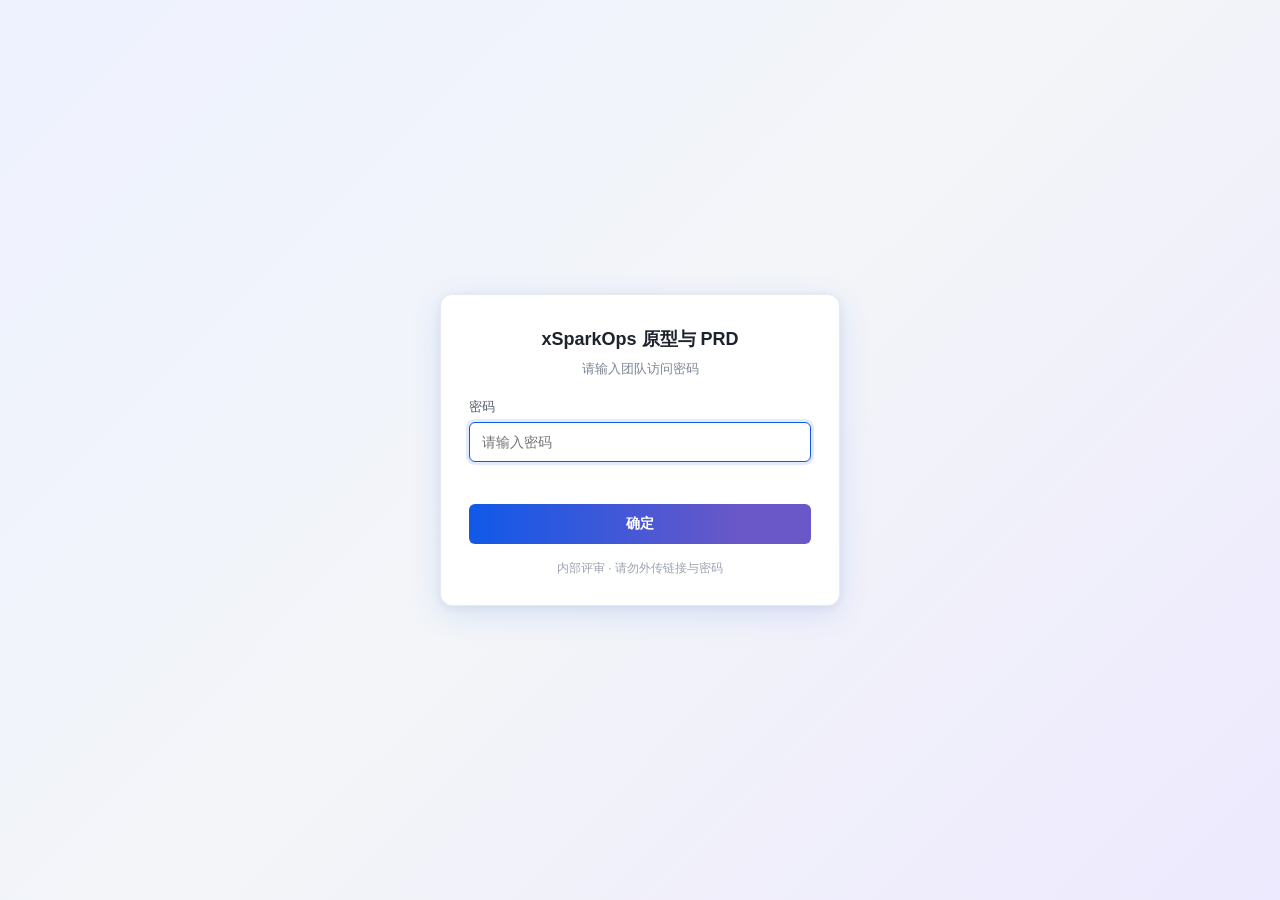
<file: index.html>
<!DOCTYPE html>
<html lang="zh-CN">
<head>
  <meta charset="UTF-8">
  <meta name="viewport" content="width=device-width, initial-scale=1.0">
  <title>xSparkOps — AI 原生多智能体协作平台</title>
  <link rel="stylesheet" href="共享/sidebar/sidebar.css">
  <link rel="stylesheet" href="共享/sidebar/theme-dark.css">
  <link rel="stylesheet" href="共享/gate/gate.css">
  <script src="共享/gate/site-config.js"></script>
  <script src="共享/gate/gate.js"></script>
</head>
<body data-i18n-title="root.title">
  <div class="xs-app demo-layout">
    <aside id="sidebar"></aside>
    <main class="xs-main demo-main">
      <header class="demo-page-head">
        <h1 id="pageTitle">知识</h1>
        <p id="pageDesc">知识库管理与问答评测</p>
      </header>
      <div class="demo-page-body">
        <div class="demo-placeholder" id="pagePlaceholder" data-i18n="common.selectMenuHint">在左侧选择功能模块，查看说明与文档链接；已上线的模块（如 AI 观测、审批中心）将打开完整原型页</div>
        <p class="demo-doc-links" id="pageDocLinks"></p>
      </div>
    </main>
  </div>

  <script src="共享/sidebar/sidebar-config.js"></script>
  <script src="共享/i18n/locales.js"></script>
  <script src="共享/i18n/i18n.js"></script>
  <script src="共享/sidebar/icons.js"></script>
  <script src="共享/sidebar/sidebar.js"></script>
  <script>
    function pageMeta(id) {
      const item = SIDEBAR_CONFIG.items.find(i => i.id === id);
      const title = XSparkI18n.t(`root.pages.${id}.title`);
      const desc = XSparkI18n.t(`root.pages.${id}.desc`);
      if (title !== `root.pages.${id}.title`) return { title, desc };
      return { title: item?.label || id, desc: '' };
    }

    function applyPageMeta(id) {
      const item = SIDEBAR_CONFIG.items.find(i => i.id === id);
      const meta = pageMeta(id);
      document.getElementById('pageTitle').textContent = meta.title;
      document.getElementById('pageDesc').textContent = meta.desc;
      const ph = document.getElementById('pagePlaceholder');
      const status = item?.status || 'placeholder';
      if (ph) {
        const desc = meta.desc || (XSparkI18n.isEn() ? 'Module content' : '模块内容');
        ph.textContent = status === 'wip'
          ? XSparkI18n.t('common.placeholderWip', { desc })
          : XSparkI18n.t('common.placeholderPending', { desc });
      }
      const docLinks = document.getElementById('pageDocLinks');
      if (docLinks && item?.featureModule) {
        docLinks.innerHTML = `
          <a href="文档/功能列表/modules/${item.featureModule}.md">${XSparkI18n.t('common.docFeatureList')}</a>
          ·
          <a href="文档/用户手册/modules/">${XSparkI18n.t('common.docManual')}</a>
          ·
          <a href="prd/index.html">需求 PRD 文档</a>`;
      } else if (docLinks) {
        docLinks.textContent = '';
      }
    }

    const params = new URLSearchParams(window.location.search);
    const initialId = params.get('id') || SIDEBAR_CONFIG.defaultActive;

    XSparkSidebar.init('#sidebar', {
      activeId: initialId,
      onUserMenu({ id, label }) {
        if (id === 'profile') alert(XSparkI18n.t('common.prototypeDemo', { label }));
      },
      onNavigate({ id }) {
        applyPageMeta(id);
      }
    });
    XSparkI18n.applyDom(document);
    XSparkI18n.onChange(() => {
      XSparkI18n.applyDom(document);
      const active = document.querySelector('.xs-sidebar__item.is-active')?.dataset.id || initialId;
      applyPageMeta(active);
    });
    applyPageMeta(initialId);
  </script>
</body>
</html>
</file>
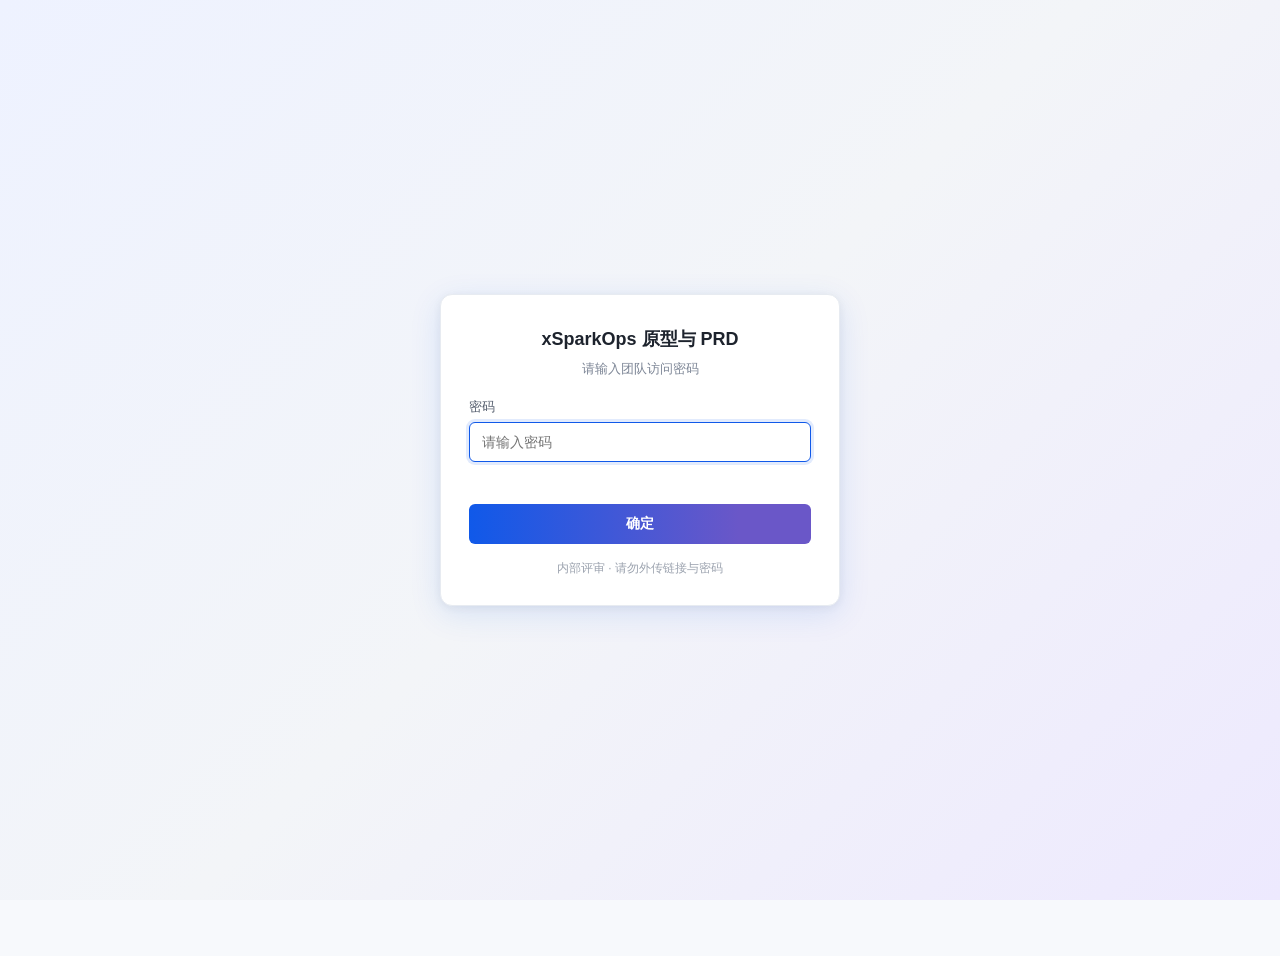
<file: 原型/控制台/管理后台/index.html>
<!DOCTYPE html>
<html lang="zh-CN">
<head>
  <meta charset="UTF-8">
  <meta name="viewport" content="width=device-width, initial-scale=1.0">
  <title>管理后台 — xSparkOps</title>
  <link rel="stylesheet" href="../../../共享/sidebar/sidebar.css">
  <link rel="stylesheet" href="../../../共享/sidebar/theme-dark.css">
  <link rel="stylesheet" href="../../../共享/gate/gate.css">
  <script src="../../../共享/gate/site-config.js"></script>
  <script src="../../../共享/gate/gate.js"></script>
  <style>
    .admin-main {
      margin-top: var(--xs-topbar-h);
      margin-left: var(--xs-sidebar-w);
      min-height: calc(100vh - var(--xs-topbar-h));
      padding: 32px;
      background: #F3F5F8;
      font-family: "PingFang SC", "Microsoft YaHei", -apple-system, sans-serif;
    }
    .admin-card {
      max-width: 720px;
      background: #fff;
      border: 1px solid #E8ECF0;
      border-radius: 12px;
      padding: 48px 32px;
      text-align: center;
      color: #7D8696;
    }
    .admin-card h1 {
      font-size: 20px;
      color: #1D232D;
      margin-bottom: 8px;
    }
  </style>
</head>
<body>
  <div class="xs-app">
    <aside id="sidebar"></aside>
    <main class="admin-main">
      <div class="admin-card">
        <h1>管理后台</h1>
        <p>平台管理功能原型占位，后续可接入租户、权限与系统配置等模块。</p>
      </div>
    </main>
  </div>

  <script src="../../../共享/sidebar/sidebar-config.js"></script>
  <script src="../../../共享/i18n/locales.js"></script>
  <script src="../../../共享/i18n/i18n.js"></script>
  <script src="../../../共享/sidebar/icons.js"></script>
  <script src="../../../共享/sidebar/sidebar.js"></script>
  <script>
    XSparkSidebar.init('#sidebar', {
      activeId: '',
      activeAiConsole: 'admin',
      onUserMenu({ label }) {
        alert(XSparkI18n.t('common.prototypeDemo', { label }));
      },
      onNavigate() {}
    });
  </script>
</body>
</html>
</file>
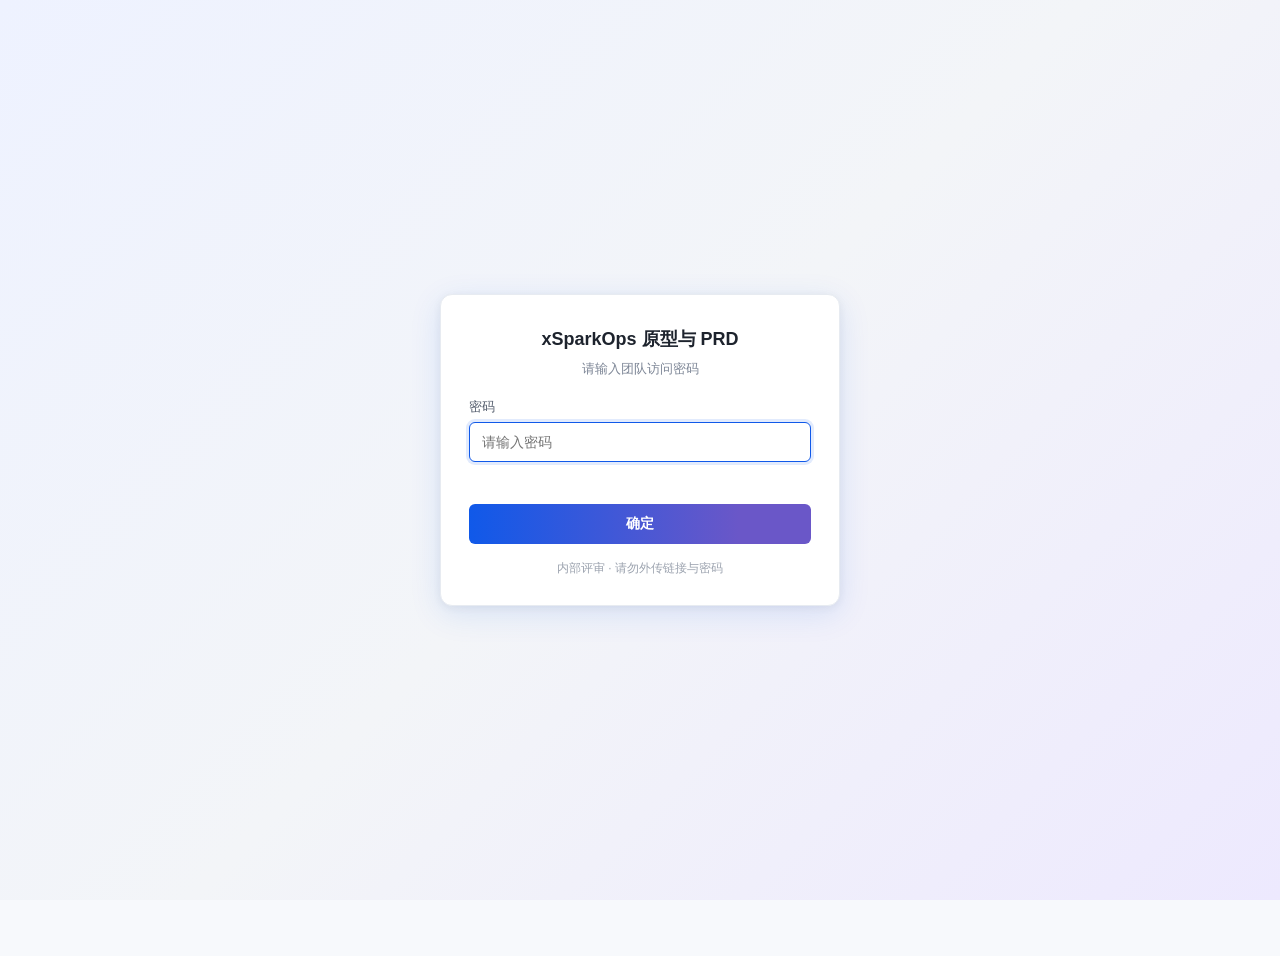
<file: 原型/控制台/运维后台/index.html>
<!DOCTYPE html>
<html lang="zh-CN">
<head>
  <meta charset="UTF-8">
  <meta name="viewport" content="width=device-width, initial-scale=1.0">
  <title>运维后台 — xSparkOps</title>
  <link rel="stylesheet" href="../../../共享/sidebar/sidebar.css">
  <link rel="stylesheet" href="ops-console.css">
  <link rel="stylesheet" href="../../../共享/sidebar/theme-dark.css">
  <link rel="stylesheet" href="../../../共享/gate/gate.css">
  <script src="../../../共享/gate/site-config.js"></script>
  <script src="../../../共享/gate/gate.js"></script>
</head>
<body>
  <div class="xs-app ops-app">
    <aside id="sidebar"></aside>
    <main class="xs-main">
      <div id="opsContent"></div>
    </main>
  </div>

  <script src="../../../共享/sidebar/sidebar-config.js"></script>
  <script src="../../../共享/i18n/locales.js"></script>
  <script src="../../../共享/i18n/i18n.js"></script>
  <script src="../../../共享/sidebar/icons.js"></script>
  <script src="../../../共享/sidebar/sidebar.js"></script>
  <script src="mock-data.js"></script>
  <script src="ops-console.js"></script>
  <script>
    XSparkSidebar.init('#sidebar', {
      activeId: '',
      activeAiConsole: 'ops',
      onUserMenu({ label }) {
        alert(XSparkI18n.t('common.prototypeDemo', { label }));
      },
      onNavigate() {}
    });
    OpsConsole.init();
  </script>
</body>
</html>
</file>
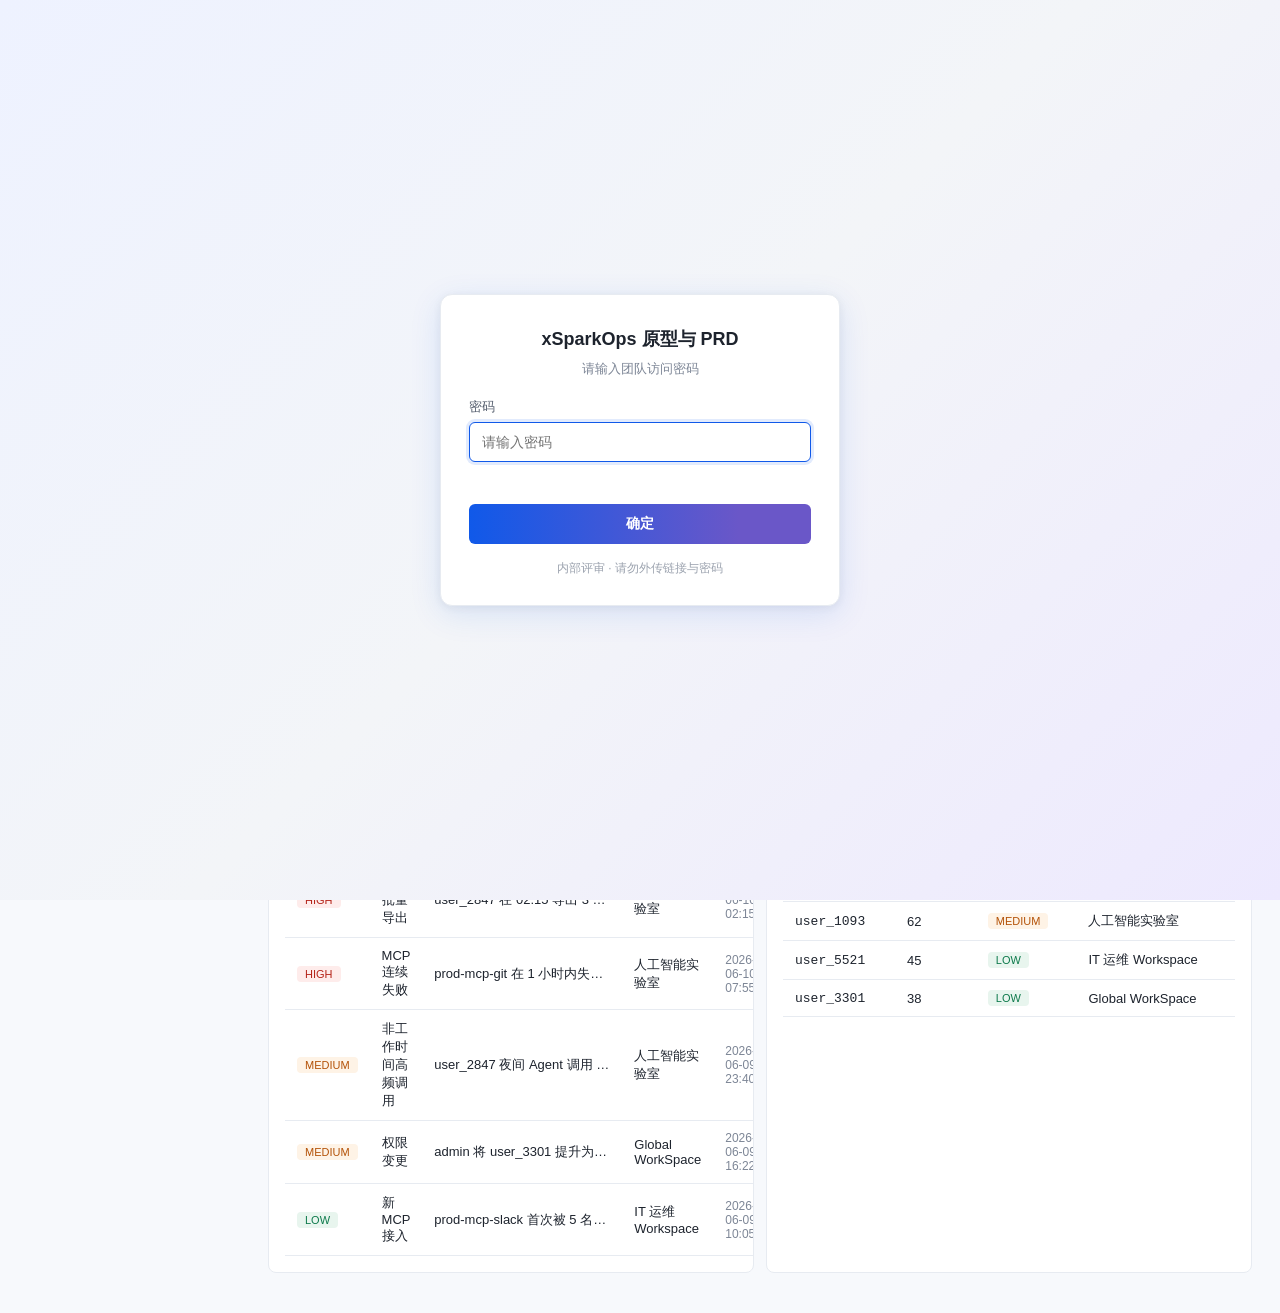
<file: 原型/治理/ai治理/index.html>
<!DOCTYPE html>
<html lang="zh-CN">
<head>
  <meta charset="UTF-8">
  <meta name="viewport" content="width=device-width, initial-scale=1.0">
  <title>AI治理 — xSparkOps</title>
  <link rel="stylesheet" href="../../../共享/sidebar/sidebar.css">
  <link rel="stylesheet" href="governance.css">
  <link rel="stylesheet" href="../../../共享/sidebar/theme-dark.css">
  <link rel="stylesheet" href="../../../共享/gate/gate.css">
  <script src="../../../共享/gate/site-config.js"></script>
  <script src="../../../共享/gate/gate.js"></script>
</head>
<body data-i18n-title="gov.pageTitle">
  <div class="xs-app gov-app">
    <aside id="sidebar"></aside>

    <div class="xs-main gov-main">
      <header class="gov-page-head">
        <div class="gov-page-title">
          <h1 data-i18n="gov.page.title">AI治理</h1>
          <p data-i18n="gov.page.subtitle">审计用户操作与 Agent/Skill/MCP 工具执行记录，识别高风险行为并获取 AI 治理建议与周报</p>
        </div>
      </header>

      <nav class="gov-tabs" data-i18n-aria="gov.tabsAria" aria-label="治理模块">
        <button class="gov-tab active" data-tab="overview" data-i18n="gov.tabs.overview">概览</button>
        <button class="gov-tab" data-tab="audit" data-i18n="gov.tabs.audit">用户操作</button>
        <button class="gov-tab" data-tab="tools" data-i18n="gov.tabs.tools">工具执行</button>
      </nav>

      <div class="gov-content" id="govContent"></div>
    </div>
  </div>

  <script src="../../../共享/sidebar/sidebar-config.js"></script>
  <script src="../../../共享/i18n/locales.js"></script>
  <script src="../../../共享/i18n/i18n.js"></script>
  <script src="../../../共享/sidebar/icons.js"></script>
  <script src="../../../共享/sidebar/sidebar.js"></script>
  <script src="mock-data.js"></script>
  <script src="governance-filters.js"></script>
  <script src="ai-governance-insight.js"></script>
  <script src="governance.js"></script>
  <script>
    XSparkSidebar.init('#sidebar', {
      activeId: 'ai-governance',
      onUserMenu({ id, label }) {
        if (id === 'profile') alert(XSparkI18n.t('common.prototypeDemo', { label }));
      },
      onNavigate() {}
    });
    Governance.init();
  </script>
</body>
</html>
</file>
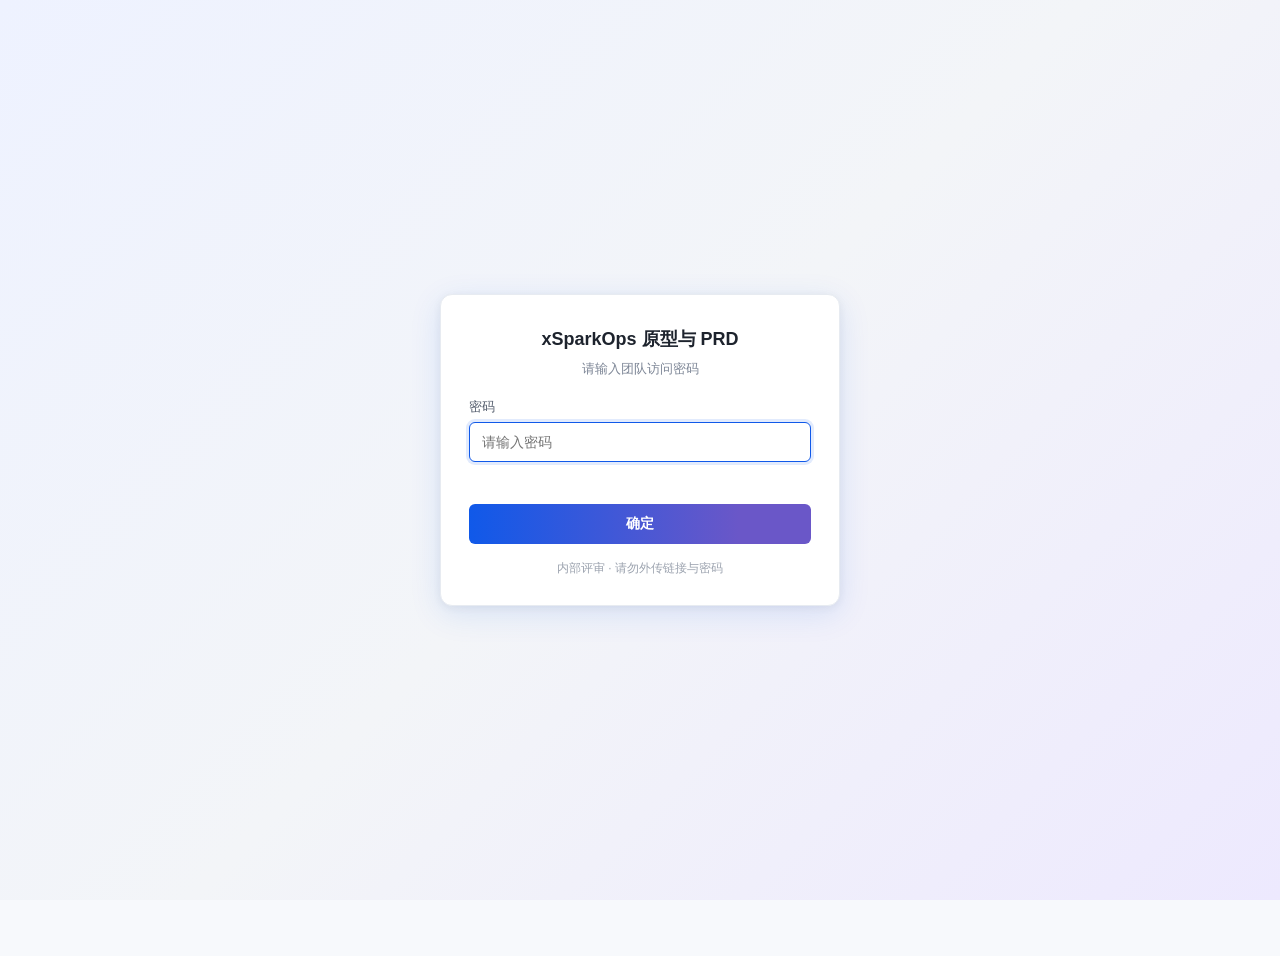
<file: 原型/治理/全局管理/index.html>
<!DOCTYPE html>
<html lang="zh-CN">
<head>
  <meta charset="UTF-8">
  <meta name="viewport" content="width=device-width, initial-scale=1.0">
  <title>全局管理 — xSparkOps</title>
  <link rel="stylesheet" href="../../../共享/sidebar/sidebar.css">
  <link rel="stylesheet" href="../../../共享/sidebar/theme-dark.css">
  <link rel="stylesheet" href="../../../共享/gate/gate.css">
  <link rel="stylesheet" href="global-admin.css">
  <script src="../../../共享/gate/site-config.js"></script>
  <script src="../../../共享/gate/gate.js"></script>
</head>
<body data-i18n-title="globalAdmin.pageTitle">
  <div class="xs-app ga-app">
    <aside id="sidebar"></aside>

    <main class="ga-main">
      <header class="ga-page-head">
        <h1 data-i18n="globalAdmin.page.title">全局管理</h1>
        <p data-i18n="globalAdmin.page.subtitle">平台超级管理员在 Global WorkSpace 下配置全平台资源与用户</p>
        <span class="ga-super-badge" data-i18n="globalAdmin.superBadge">平台超级管理员 · Global WorkSpace</span>
      </header>
      <div id="gaContent"></div>
    </main>
  </div>

  <script src="../../../共享/sidebar/sidebar-config.js"></script>
  <script src="../../../共享/i18n/locales.js"></script>
  <script src="../../../共享/i18n/i18n.js"></script>
  <script src="../../../共享/sidebar/icons.js"></script>
  <script src="../../../共享/sidebar/sidebar.js"></script>
  <script src="mock-data.js"></script>
  <script src="global-admin.js"></script>
  <script>
    XSparkSidebar.init('#sidebar', {
      activeId: 'global-admin',
      onUserMenu({ id, label }) {
        if (id === 'profile') alert(XSparkI18n.t('common.prototypeDemo', { label }));
      },
      onNavigate() {}
    });
    GlobalAdmin.init();
  </script>
</body>
</html>
</file>
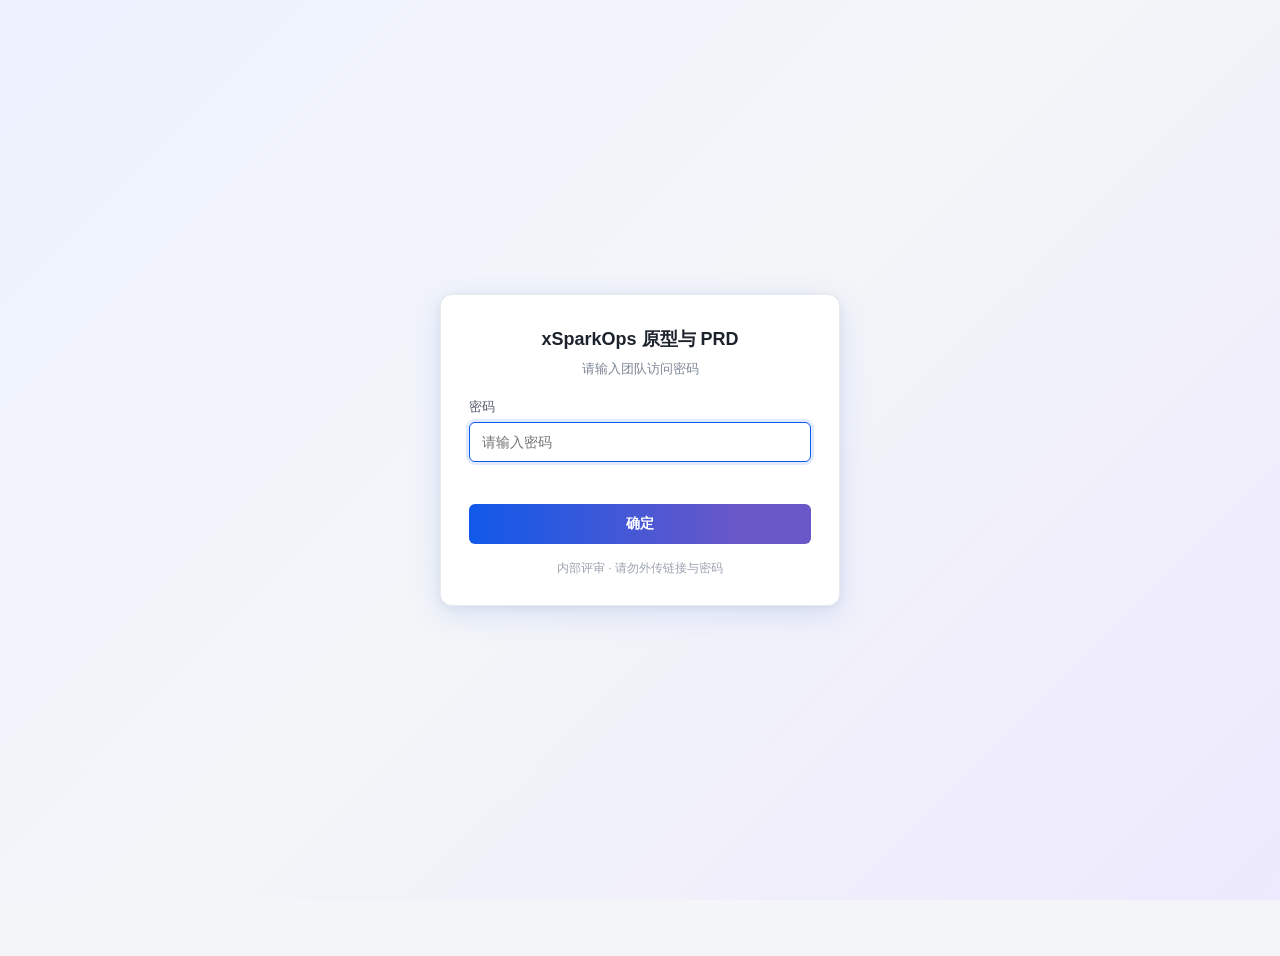
<file: 原型/资产/智能体/index.html>
<!DOCTYPE html>
<html lang="zh-CN">
<head>
  <meta charset="UTF-8">
  <meta name="viewport" content="width=device-width, initial-scale=1.0">
  <title>智能体 — xSparkOps</title>
  <link rel="stylesheet" href="../../../共享/sidebar/sidebar.css">
  <link rel="stylesheet" href="agent.css">
  <link rel="stylesheet" href="../../../共享/sidebar/theme-dark.css">
  <link rel="stylesheet" href="../../../共享/gate/gate.css">
  <script src="../../../共享/gate/site-config.js"></script>
  <script src="../../../共享/gate/gate.js"></script>
</head>
<body data-i18n-title="agent.pageTitle">
  <div class="xs-app agt-app">
    <aside id="sidebar"></aside>

    <div class="xs-main agt-main">
      <header class="agt-page-head">
        <div class="agt-page-title">
          <h1 data-i18n="agent.page.title">智能体</h1>
          <p data-i18n="agent.page.subtitle">创建、调试并发布智能体，配置模型、提示词、工具与发布范围；提交审批后由审批中心放行</p>
        </div>
      </header>

      <div class="agt-content" id="agtContent"></div>
    </div>
  </div>

  <script src="../../../共享/sidebar/sidebar-config.js"></script>
  <script src="../../../共享/i18n/locales.js"></script>
  <script src="../../../共享/i18n/i18n.js"></script>
  <script src="../../../共享/sidebar/icons.js"></script>
  <script src="../../../共享/sidebar/sidebar.js"></script>
  <script src="../../../共享/mock/approval-bridge.js"></script>
  <script src="mock-data.js"></script>
  <script src="agent-wizard.js"></script>
  <script src="agent.js"></script>
  <script>
    XSparkSidebar.init('#sidebar', {
      activeId: 'agent',
      onUserMenu({ id, label }) {
        if (id === 'profile') alert(XSparkI18n.t('common.prototypeDemo', { label }));
      },
      onNavigate() {}
    });
    Agent.init();
  </script>
</body>
</html>
</file>
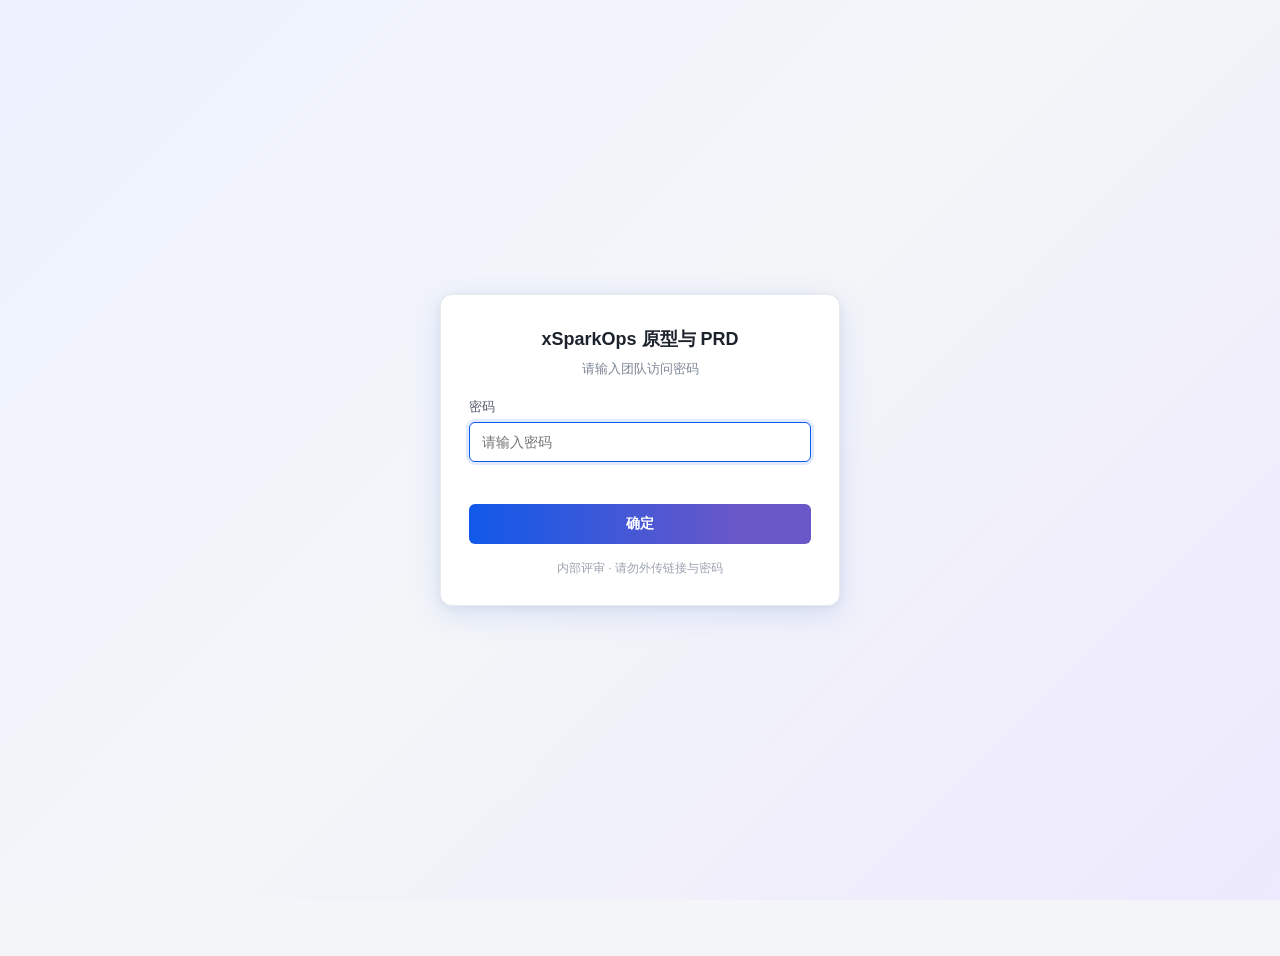
<file: 原型/资产/知识/index.html>
<!DOCTYPE html>
<html lang="zh-CN">
<head>
  <meta charset="UTF-8">
  <meta name="viewport" content="width=device-width, initial-scale=1.0">
  <title>知识 — xSparkOps</title>
  <link rel="stylesheet" href="../../../共享/sidebar/sidebar.css">
  <link rel="stylesheet" href="knowledge.css">
  <link rel="stylesheet" href="../../../共享/sidebar/theme-dark.css">
  <link rel="stylesheet" href="../../../共享/gate/gate.css">
  <script src="../../../共享/gate/site-config.js"></script>
  <script src="../../../共享/gate/gate.js"></script>
</head>
<body data-i18n-title="knowledge.pageTitle">
  <div class="xs-app kb-app">
    <aside id="sidebar"></aside>

    <div class="xs-main kb-main">
      <header class="kb-page-head">
        <div class="kb-page-title">
          <h1 data-i18n="knowledge.page.title">知识</h1>
          <p data-i18n="knowledge.page.subtitle">上传与组织知识库文档，配置检索策略并评测问答效果</p>
        </div>
      </header>

      <div class="kb-content" id="kbContent"></div>
    </div>
  </div>

  <script src="../../../共享/sidebar/sidebar-config.js"></script>
  <script src="../../../共享/i18n/locales.js"></script>
  <script src="../../../共享/i18n/i18n.js"></script>
  <script src="../../../共享/sidebar/icons.js"></script>
  <script src="../../../共享/sidebar/sidebar.js"></script>
  <script src="mock-data.js"></script>
  <script src="../../../共享/mock/approval-bridge.js"></script>
  <script src="knowledge.js"></script>
  <script src="kb-search-select.js"></script>
  <script src="knowledge-create.js"></script>
  <script>
    XSparkSidebar.init('#sidebar', {
      activeId: 'knowledge',
      onUserMenu({ id, label }) {
        if (id === 'profile') alert(XSparkI18n.t('common.prototypeDemo', { label }));
      },
      onNavigate() {}
    });
    Knowledge.init();
  </script>
</body>
</html>
</file>
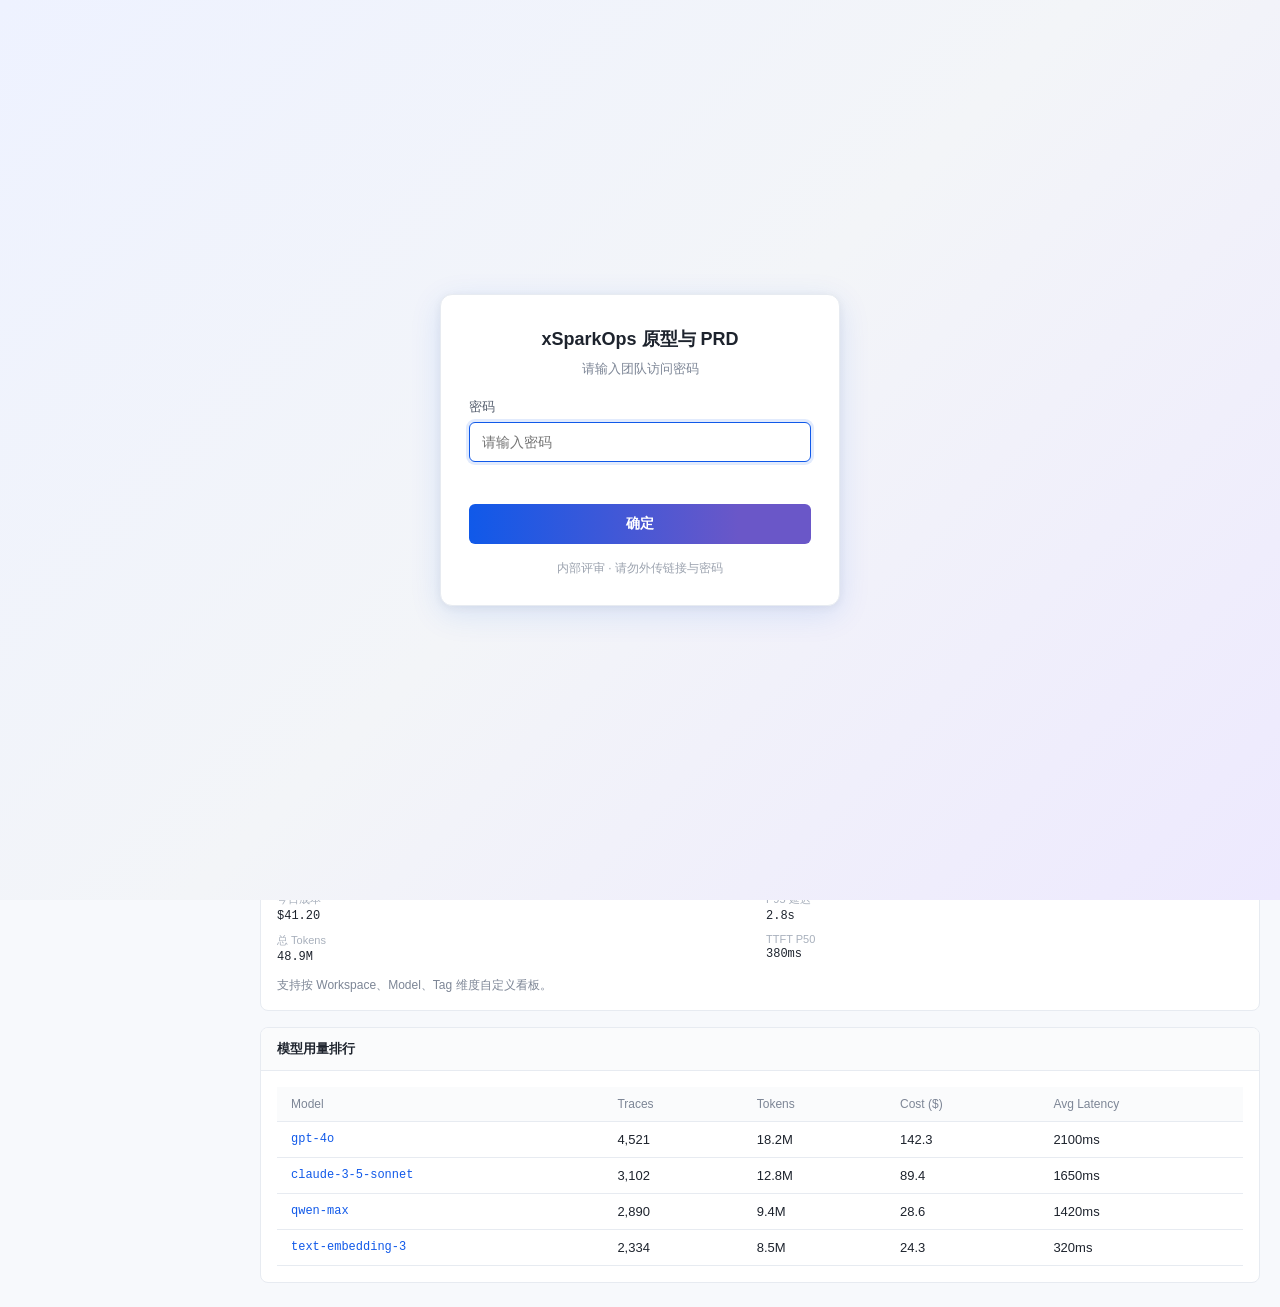
<file: 原型/运营/ai观测/index.html>
<!DOCTYPE html>
<html lang="zh-CN">
<head>
  <meta charset="UTF-8">
  <meta name="viewport" content="width=device-width, initial-scale=1.0">
  <title>AI观测 — xSparkOps</title>
  <link rel="stylesheet" href="../../../共享/sidebar/sidebar.css">
  <link rel="stylesheet" href="observability.css">
  <link rel="stylesheet" href="../../../共享/sidebar/theme-dark.css">
  <link rel="stylesheet" href="../../../共享/gate/gate.css">
  <script src="../../../共享/gate/site-config.js"></script>
  <script src="../../../共享/gate/gate.js"></script>
</head>
<body data-i18n-title="obs.pageTitle">
  <div class="xs-app obs-app">
    <aside id="sidebar"></aside>

    <div class="xs-main obs-main">
      <header class="obs-page-head">
        <div class="obs-page-title">
          <h1 data-i18n="obs.page.title">AI观测</h1>
          <p data-i18n="obs.page.subtitle">查看 LLM 应用运行概览，下钻 Trace 定位延迟与错误，并跟踪 Session、Token 与成本变化</p>
        </div>
      </header>

      <nav class="obs-tabs" data-i18n-aria="obs.tabsAria" aria-label="观测模块">
        <button class="obs-tab active" data-tab="dashboard" data-i18n="obs.tabs.dashboard">Dashboard</button>
        <button class="obs-tab" data-tab="traces" data-i18n="obs.tabs.traces">Tracing</button>
      </nav>

      <div class="obs-content" id="obsContent"></div>
    </div>
  </div>

  <script src="../../../共享/sidebar/sidebar-config.js"></script>
  <script src="../../../共享/i18n/locales.js"></script>
  <script src="../../../共享/i18n/i18n.js"></script>
  <script src="../../../共享/sidebar/icons.js"></script>
  <script src="../../../共享/sidebar/sidebar.js"></script>
  <script src="mock-data.js"></script>
  <script src="trace-filters.js"></script>
  <script src="ai-observability.js"></script>
  <script src="observability.js"></script>
  <script>
    XSparkSidebar.init('#sidebar', {
      activeId: 'ai-observability',
      onUserMenu({ id, label }) {
        if (id === 'profile') alert(XSparkI18n.t('common.prototypeDemo', { label }));
      },
      onNavigate() {}
    });
    Observability.init();
  </script>
</body>
</html>
</file>
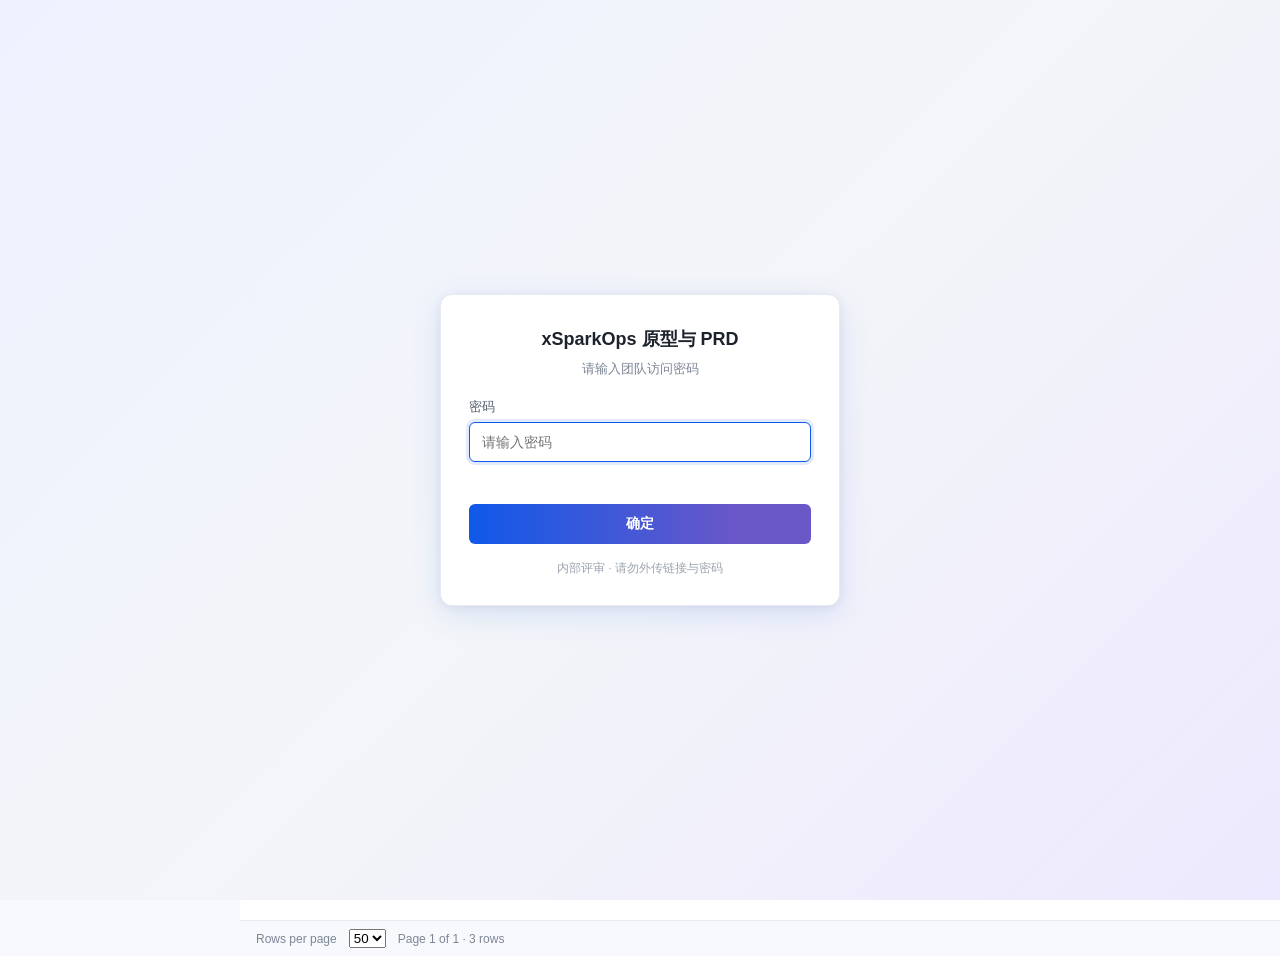
<file: 原型/运营/审批中心/index.html>
<!DOCTYPE html>
<html lang="zh-CN">
<head>
  <meta charset="UTF-8">
  <meta name="viewport" content="width=device-width, initial-scale=1.0">
  <title>审批中心 — xSparkOps</title>
  <link rel="stylesheet" href="../../../共享/sidebar/sidebar.css">
  <link rel="stylesheet" href="approval.css">
  <link rel="stylesheet" href="../../../共享/sidebar/theme-dark.css">
  <link rel="stylesheet" href="../../../共享/gate/gate.css">
  <script src="../../../共享/gate/site-config.js"></script>
  <script src="../../../共享/gate/gate.js"></script>
</head>
<body data-i18n-title="approval.pageTitle">
  <div class="xs-app apv-app">
    <aside id="sidebar"></aside>

    <div class="xs-main apv-main">
      <header class="apv-page-head">
        <div class="apv-page-title">
          <h1 data-i18n="approval.page.title">审批中心</h1>
          <p data-i18n="approval.page.subtitle">查看待办、处理审批并追溯历史；覆盖 L3 敏感操作、平台发布与 Skillhub 上架，支持 AI 风险总结与提交前预审</p>
        </div>
      </header>

      <nav class="apv-tabs" data-i18n-aria="approval.tabsAria" aria-label="审批状态">
        <button class="apv-tab active" data-tab="pending" data-i18n="approval.tabs.pending">待我审批</button>
        <button class="apv-tab" data-tab="history" data-i18n="approval.tabs.history">审批历史</button>
        <button class="apv-tab" data-tab="mine" data-i18n="approval.tabs.mine">我发起的</button>
      </nav>

      <div class="apv-content" id="apvContent"></div>
    </div>
  </div>

  <script src="../../../共享/sidebar/sidebar-config.js"></script>
  <script src="../../../共享/i18n/locales.js"></script>
  <script src="../../../共享/i18n/i18n.js"></script>
  <script src="../../../共享/sidebar/icons.js"></script>
  <script src="../../../共享/sidebar/sidebar.js"></script>
  <script src="mock-data.js"></script>
  <script src="../../../共享/mock/approval-bridge.js"></script>
  <script src="approval-filters.js"></script>
  <script src="approval-ai-summary.js"></script>
  <script src="approval-ai-chat.js"></script>
  <script src="approval.js"></script>
  <script>
    XSparkSidebar.init('#sidebar', {
      activeId: 'approval',
      onUserMenu({ id, label }) {
        if (id === 'profile') alert(XSparkI18n.t('common.prototypeDemo', { label }));
      },
      onNavigate() {}
    });
    Approval.init();
  </script>
</body>
</html>
</file>
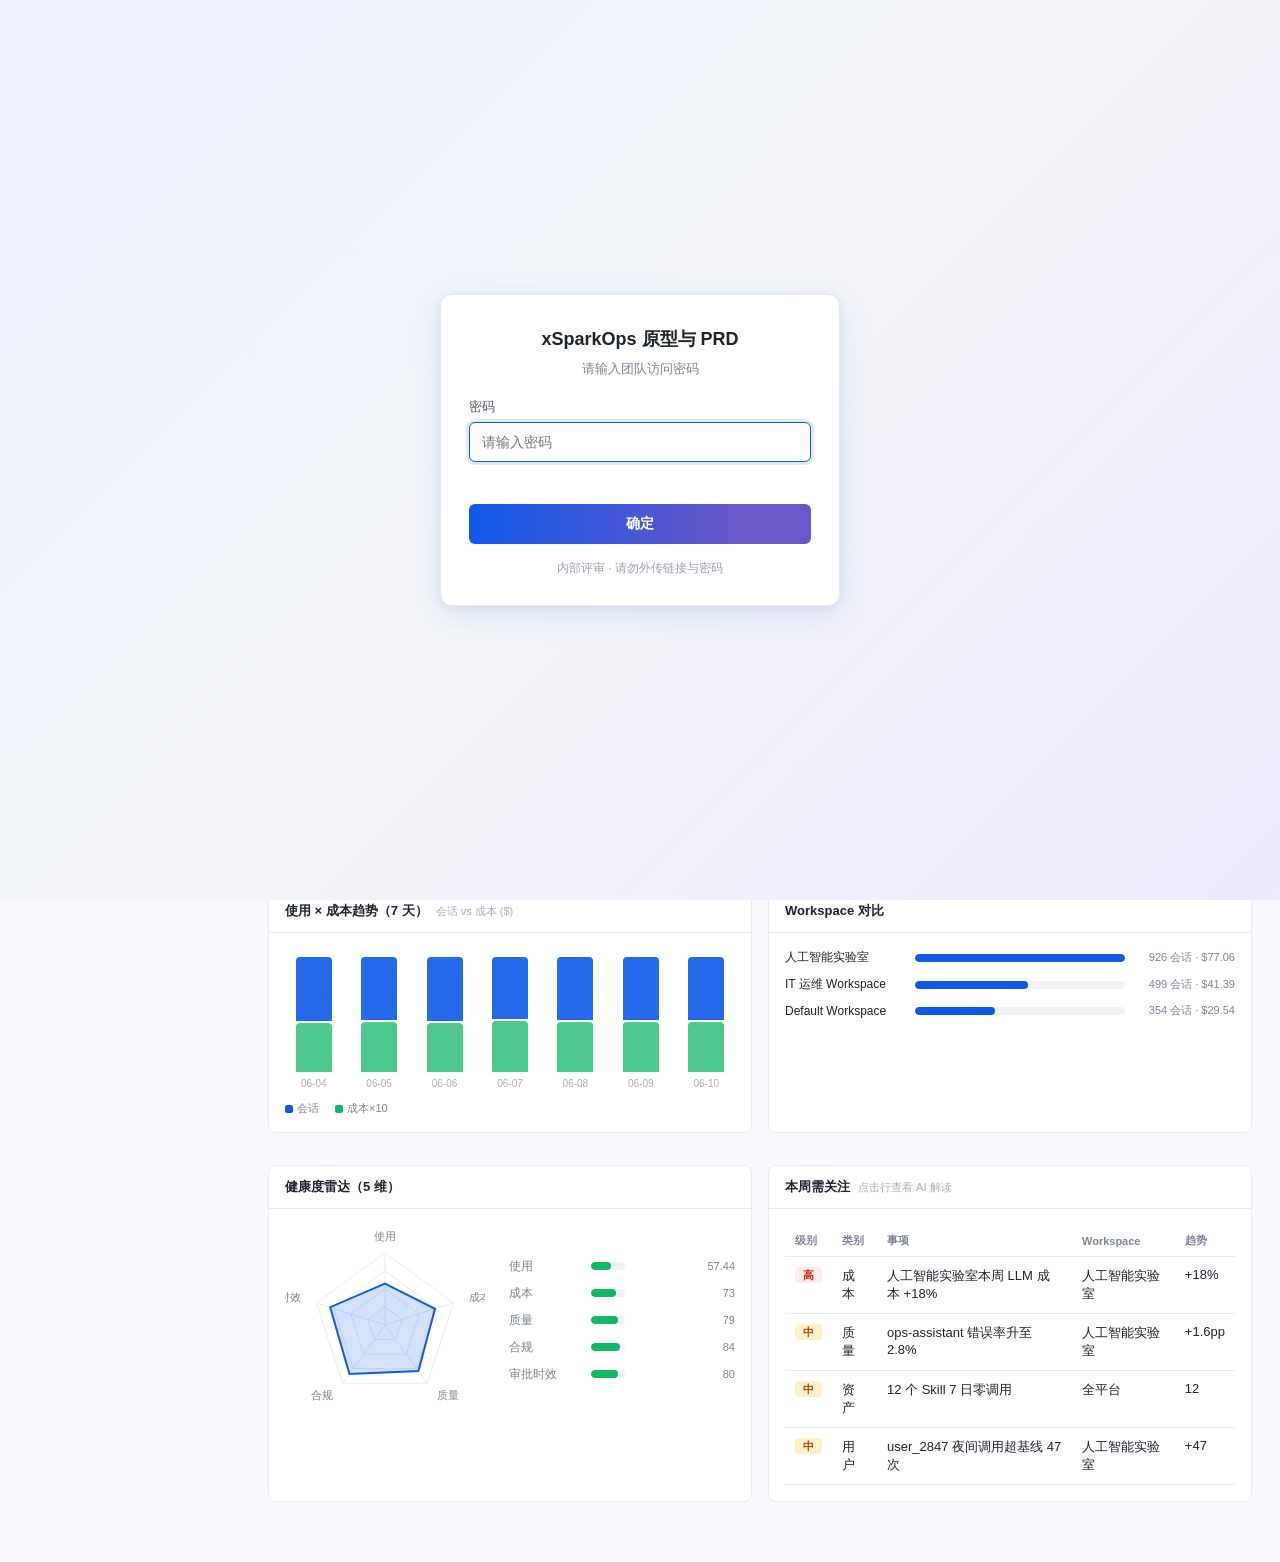
<file: 原型/运营/运营分析/index.html>
<!DOCTYPE html>
<html lang="zh-CN">
<head>
  <meta charset="UTF-8">
  <meta name="viewport" content="width=device-width, initial-scale=1.0">
  <title>运营分析 — xSparkOps</title>
  <link rel="stylesheet" href="../../../共享/sidebar/sidebar.css">
  <link rel="stylesheet" href="ops-analysis.css">
  <link rel="stylesheet" href="../../../共享/sidebar/theme-dark.css">
  <link rel="stylesheet" href="../../../共享/gate/gate.css">
  <script src="../../../共享/gate/site-config.js"></script>
  <script src="../../../共享/gate/gate.js"></script>
</head>
<body data-i18n-title="ops.pageTitle">
  <div class="xs-app ops-analysis-app">
    <aside id="sidebar"></aside>

    <div class="xs-main ops-main">
      <header class="ops-page-head">
        <div class="ops-page-title">
          <h1 data-i18n="ops.page.title">运营分析</h1>
          <p data-i18n="ops.page.subtitle">汇总各 Workspace 的使用、资产、成本、审批、集市与质量指标，用数据驱动运营决策，并获取 AI 运营建议</p>
        </div>
      </header>

      <nav class="ops-tabs" data-i18n-aria="ops.tabsAria" aria-label="运营分析看板">
        <button class="ops-tab active" data-tab="overview" data-i18n="ops.tabs.overview">平台总览</button>
        <button class="ops-tab" data-tab="usage" data-i18n="ops.tabs.usage">使用分析</button>
        <button class="ops-tab" data-tab="assets" data-i18n="ops.tabs.assets">资产效能</button>
        <button class="ops-tab" data-tab="cost" data-i18n="ops.tabs.cost">成本效率</button>
        <button class="ops-tab" data-tab="approval" data-i18n="ops.tabs.approval">审批发布</button>
        <button class="ops-tab" data-tab="hub" data-i18n="ops.tabs.hub">集市运营</button>
        <button class="ops-tab" data-tab="quality" data-i18n="ops.tabs.quality">质量反馈</button>
      </nav>

      <div class="ops-content" id="opsContent"></div>
    </div>
  </div>

  <script src="../../../共享/sidebar/sidebar-config.js"></script>
  <script src="../../../共享/i18n/locales.js"></script>
  <script src="../../../共享/i18n/i18n.js"></script>
  <script src="../../../共享/sidebar/icons.js"></script>
  <script src="../../../共享/sidebar/sidebar.js"></script>
  <script src="mock-data.js"></script>
  <script src="ops-analysis-ai.js"></script>
  <script src="ops-analysis.js"></script>
  <script>
    XSparkSidebar.init('#sidebar', {
      activeId: 'ops-analysis',
      onUserMenu({ id, label }) {
        if (id === 'profile') alert(XSparkI18n.t('common.prototypeDemo', { label }));
      },
      onNavigate() {}
    });
    OpsAnalysis.init();
  </script>
</body>
</html>
</file>
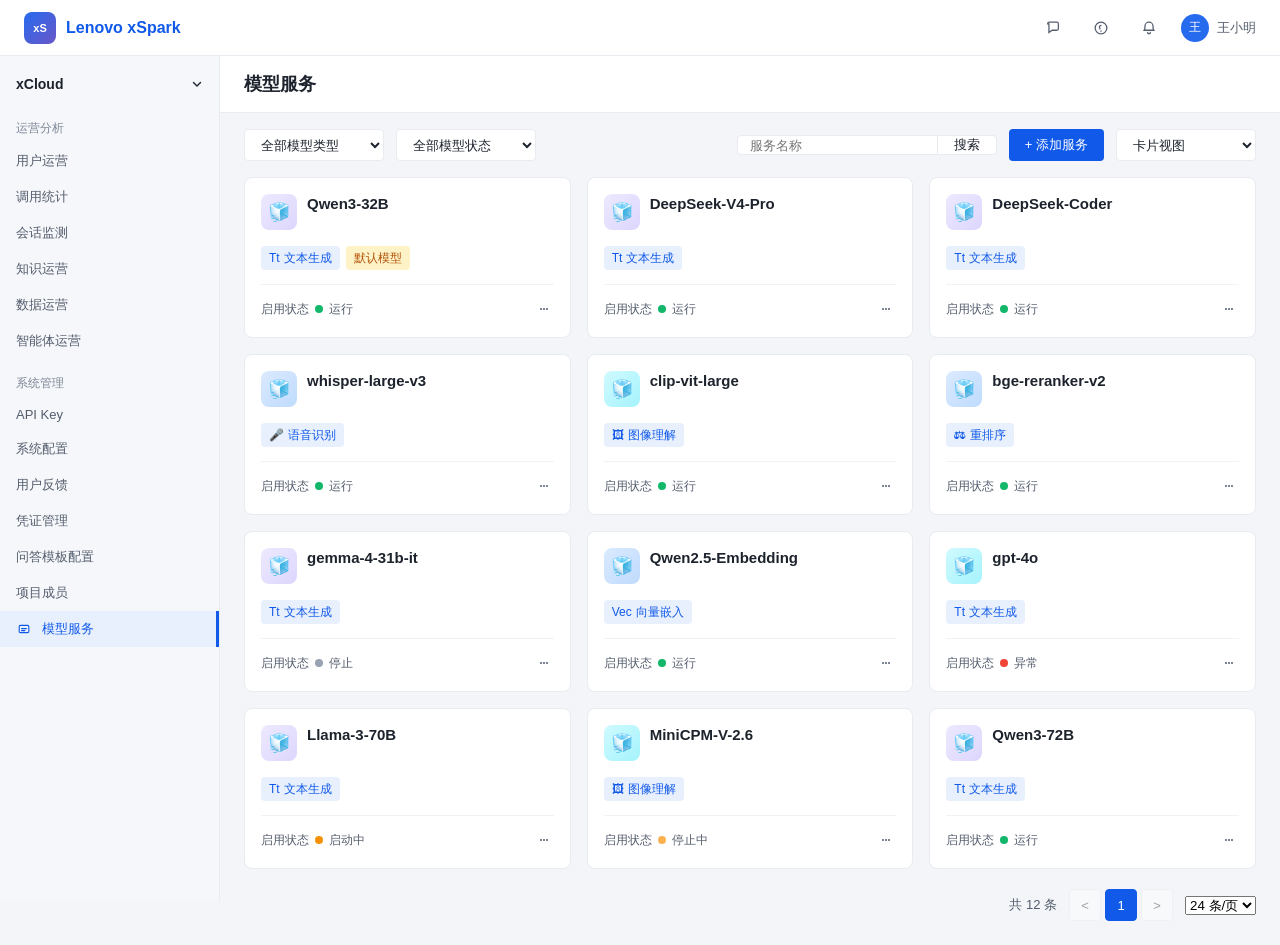
<file: xSpark/模型服务.html>
<!DOCTYPE html>
<html lang="zh-CN">
<head>
  <meta charset="UTF-8">
  <meta name="viewport" content="width=device-width, initial-scale=1.0">
  <title>模型服务 — Lenovo xSpark</title>
  <style>
    *, *::before, *::after { box-sizing: border-box; margin: 0; padding: 0; }
    :root {
      --primary: #266AEE;
      --primary-dark: #1059E9;
      --sidebar-bg: #F5F7FA;
      --sidebar-w: 220px;
      --topbar-h: 56px;
      --text: #1D232D;
      --text-2: #545D6D;
      --text-3: #7D8696;
      --border: #E8ECF0;
      --card: #fff;
      --bg: #F3F5F8;
      --green: #12B76A;
      --red: #F04438;
      --mono: "JetBrains Mono", Consolas, monospace;
    }
    body {
      font-family: "PingFang SC", "Microsoft YaHei", -apple-system, sans-serif;
      font-size: 14px;
      color: var(--text);
      background: var(--bg);
      min-height: 100vh;
    }

    /* Top bar */
    .topbar {
      position: fixed;
      top: 0; left: 0; right: 0;
      height: var(--topbar-h);
      background: var(--card);
      border-bottom: 1px solid var(--border);
      display: flex;
      align-items: center;
      justify-content: space-between;
      padding: 0 24px;
      z-index: 100;
    }
    .topbar-brand {
      display: flex;
      align-items: center;
      gap: 10px;
      font-weight: 600;
      font-size: 16px;
      color: var(--primary-dark);
    }
    .topbar-logo {
      width: 32px; height: 32px;
      background: linear-gradient(135deg, #266AEE, #6A57C8);
      border-radius: 8px;
      display: flex; align-items: center; justify-content: center;
      color: #fff; font-size: 11px; font-weight: 700;
    }
    .topbar-actions {
      display: flex; align-items: center; gap: 16px;
      color: var(--text-2);
    }
    .topbar-icon {
      width: 32px; height: 32px;
      border: none; background: none;
      cursor: pointer; color: inherit;
      border-radius: 6px;
      display: flex; align-items: center; justify-content: center;
    }
    .topbar-icon:hover { background: #F0F2F5; }
    .topbar-user {
      display: flex; align-items: center; gap: 8px;
      font-size: 13px; cursor: pointer;
    }
    .topbar-avatar {
      width: 28px; height: 28px; border-radius: 50%;
      background: var(--primary); color: #fff;
      display: flex; align-items: center; justify-content: center;
      font-size: 12px;
    }

    /* Layout */
    .layout { display: flex; padding-top: var(--topbar-h); min-height: 100vh; }

    /* Sidebar */
    .sidebar {
      width: var(--sidebar-w);
      background: var(--sidebar-bg);
      border-right: 1px solid var(--border);
      flex-shrink: 0;
      position: fixed;
      top: var(--topbar-h);
      bottom: 0;
      overflow-y: auto;
      padding: 12px 0 24px;
    }
    .sidebar-workspace {
      display: flex; align-items: center; justify-content: space-between;
      padding: 8px 16px 12px;
      font-weight: 600; font-size: 14px;
      cursor: pointer;
    }
    .sidebar-section {
      padding: 16px 16px 6px;
      font-size: 12px; color: var(--text-3); font-weight: 500;
    }
    .sidebar-item {
      display: flex; align-items: center; gap: 10px;
      width: 100%; padding: 9px 16px;
      border: none; background: none;
      font-size: 13px; color: var(--text-2);
      cursor: pointer; text-align: left;
      font-family: inherit;
    }
    .sidebar-item:hover { background: rgba(16,89,233,.06); color: var(--text); }
    .sidebar-item.active {
      background: #E8F0FD;
      color: var(--primary-dark);
      font-weight: 500;
      border-right: 3px solid var(--primary-dark);
    }
    .sidebar-item svg { flex-shrink: 0; opacity: .75; }
    .sidebar-item.active svg { opacity: 1; }

    /* Main */
    .main {
      flex: 1;
      margin-left: var(--sidebar-w);
      min-height: calc(100vh - var(--topbar-h));
      display: flex;
      flex-direction: column;
    }
    .page-head {
      background: var(--card);
      border-bottom: 1px solid var(--border);
      padding: 16px 24px;
    }
    .page-head h1 { font-size: 18px; font-weight: 600; }
    .btn-primary {
      display: inline-flex; align-items: center; gap: 6px;
      padding: 7px 16px;
      background: var(--primary-dark);
      color: #fff; border: none; border-radius: 4px;
      font-size: 13px; font-weight: 500;
      cursor: pointer; font-family: inherit;
      white-space: nowrap;
    }
    .btn-primary:hover { filter: brightness(1.06); }

    .content { flex: 1; padding: 16px 24px 24px; overflow: auto; background: var(--bg); }

    .filter-bar {
      display: flex; align-items: center; gap: 12px;
      margin-bottom: 16px; flex-wrap: wrap;
    }
    .filter-bar .select {
      min-width: 140px;
      height: 32px;
      padding: 0 12px;
      border: 1px solid var(--border);
      border-radius: 4px;
      background: var(--card);
      font-size: 13px;
      color: var(--text);
      cursor: pointer;
    }
    .search-group {
      display: flex; align-items: stretch;
      margin-left: auto;
    }
    .search-input {
      width: 200px;
      padding: 0 12px;
      border: 1px solid var(--border);
      border-right: none;
      border-radius: 4px 0 0 4px;
      font-size: 13px;
      outline: none;
      font-family: inherit;
    }
    .search-input:focus { border-color: var(--primary-dark); }
    .btn-search {
      padding: 0 16px;
      background: var(--card);
      border: 1px solid var(--border);
      border-radius: 0 4px 4px 0;
      font-size: 13px;
      cursor: pointer;
      font-family: inherit;
      color: var(--text);
    }
    .btn-search:hover { color: var(--primary-dark); border-color: var(--primary-dark); }
    .view-select { min-width: 110px; }

    .model-grid {
      display: grid;
      grid-template-columns: repeat(4, 1fr);
      gap: 16px;
    }
    @media (max-width: 1400px) { .model-grid { grid-template-columns: repeat(3, 1fr); } }
    @media (max-width: 1100px) { .model-grid { grid-template-columns: repeat(2, 1fr); } }

    .model-card {
      background: var(--card);
      border: 1px solid var(--border);
      border-radius: 8px;
      padding: 16px;
      cursor: pointer;
      transition: border-color .15s, box-shadow .15s;
      min-height: 148px;
      display: flex;
      flex-direction: column;
    }
    .model-card:hover {
      border-color: #B8D4FF;
      box-shadow: 0 2px 8px rgba(16,89,233,.08);
    }
    .model-card.selected {
      border-color: var(--primary-dark);
      background: linear-gradient(180deg, #F5F9FF 0%, #fff 100%);
      box-shadow: 0 0 0 1px var(--primary-dark);
    }
    .model-card-head {
      display: flex; align-items: flex-start; gap: 10px;
      margin-bottom: 12px;
    }
    .model-icon {
      width: 36px; height: 36px; border-radius: 8px;
      display: flex; align-items: center; justify-content: center;
      flex-shrink: 0; font-size: 18px;
    }
    .model-icon--purple { background: linear-gradient(135deg, #EDE9FE, #DDD6FE); }
    .model-icon--blue { background: linear-gradient(135deg, #DBEAFE, #BFDBFE); }
    .model-icon--cyan { background: linear-gradient(135deg, #CFFAFE, #A5F3FC); }
    .model-name {
      font-size: 15px; font-weight: 600; color: var(--text);
      line-height: 1.3;
      word-break: break-all;
    }
    .model-tags {
      display: flex; flex-wrap: wrap; gap: 6px;
      margin-bottom: auto;
      padding-top: 4px;
    }
    .model-tag {
      display: inline-flex; align-items: center; gap: 4px;
      padding: 2px 8px;
      background: #E8F0FD;
      color: var(--primary-dark);
      border-radius: 4px;
      font-size: 12px;
      line-height: 20px;
    }
    .model-tag--default {
      background: #FEF3C7;
      color: #B45309;
    }
    .model-card-foot {
      display: flex; align-items: center; justify-content: space-between;
      margin-top: 14px;
      padding-top: 12px;
      border-top: 1px solid #F0F2F5;
      font-size: 12px;
      color: var(--text-2);
    }
    .model-status {
      display: inline-flex; align-items: center; gap: 6px;
    }
    .status-dot {
      width: 8px; height: 8px; border-radius: 50%;
    }
    .status-dot--running { background: var(--green); }
    .status-dot--stopped { background: #98A2B3; }
    .status-dot--starting { background: #F79009; animation: pulse 1.2s infinite; }
    .status-dot--stopping { background: #F79009; opacity: .7; }
    .status-dot--error { background: var(--red); }
    @keyframes pulse { 0%,100%{opacity:1} 50%{opacity:.4} }

    .card-menu-wrap {
      position: relative;
    }
    .card-menu {
      background: none; border: none; color: var(--text-3);
      cursor: pointer; padding: 4px 6px; font-size: 16px; line-height: 1;
      border-radius: 4px;
    }
    .card-menu:hover, .card-menu.active { color: var(--primary-dark); background: #F0F4FF; }
    .card-dropdown {
      display: none;
      position: absolute;
      right: 0; bottom: calc(100% + 4px);
      min-width: 120px;
      background: var(--card);
      border: 1px solid var(--border);
      border-radius: 6px;
      box-shadow: 0 8px 24px rgba(0,0,0,.12);
      padding: 4px 0;
      z-index: 50;
    }
    .card-dropdown.show { display: block; }
    .card-dropdown-item {
      display: block; width: 100%;
      padding: 8px 16px;
      border: none; background: none;
      text-align: left;
      font-size: 13px; color: var(--text);
      cursor: pointer; font-family: inherit;
      white-space: nowrap;
    }
    .card-dropdown-item:hover { background: #F5F7FA; color: var(--primary-dark); }
    .card-dropdown-item:disabled {
      color: var(--text-3); cursor: not-allowed;
    }
    .card-dropdown-item:disabled:hover { background: none; color: var(--text-3); }
    .card-dropdown-item--danger { color: var(--red); }
    .card-dropdown-item--danger:hover { background: #FEF3F2; color: var(--red); }
    .card-dropdown-divider {
      height: 1px; background: var(--border);
      margin: 4px 0;
    }

    .pagination {
      display: flex; align-items: center; justify-content: flex-end;
      gap: 12px; margin-top: 20px;
      font-size: 13px; color: var(--text-2);
    }
    .page-btns { display: flex; gap: 4px; }
    .page-btn {
      min-width: 32px; height: 32px;
      border: 1px solid var(--border);
      border-radius: 4px;
      background: var(--card);
      font-size: 13px;
      cursor: pointer;
      font-family: inherit;
      color: var(--text);
    }
    .page-btn:hover { border-color: var(--primary-dark); color: var(--primary-dark); }
    .page-btn.active {
      background: var(--primary-dark);
      border-color: var(--primary-dark);
      color: #fff;
    }
    .page-btn:disabled { opacity: .4; cursor: not-allowed; }

    .empty {
      grid-column: 1 / -1;
      padding: 64px 24px;
      text-align: center;
      color: var(--text-2);
      background: var(--card);
      border: 1px dashed var(--border);
      border-radius: 8px;
    }

    .mono { font-family: var(--mono); font-size: 12px; color: var(--text-2); }

    /* Modal */
    .overlay {
      position: fixed; inset: 0;
      background: rgba(29,35,45,.45);
      display: none; align-items: center; justify-content: center;
      z-index: 200; padding: 24px;
    }
    .overlay.show { display: flex; }
    .modal {
      width: 100%; max-width: 720px;
      background: var(--card);
      border-radius: 8px;
      box-shadow: 0 16px 48px rgba(0,0,0,.16);
    }
    .modal-head {
      display: flex; justify-content: space-between; align-items: center;
      padding: 16px 24px;
      border-bottom: 1px solid var(--border);
      font-size: 16px; font-weight: 600;
    }
    .modal-close { background: none; border: none; font-size: 20px; cursor: pointer; color: var(--text-2); }
    .modal-body { padding: 24px 24px 8px; }
    .modal-foot {
      display: flex; justify-content: flex-end; gap: 10px;
      padding: 16px 24px;
      border-top: 1px solid var(--border);
    }
    .form-grid {
      display: grid;
      grid-template-columns: 1fr 1fr;
      gap: 20px 24px;
    }
    .form-grid .span-2 { grid-column: 1 / -1; }
    .form-field { min-width: 0; }
    .form-label {
      display: flex; align-items: center; gap: 4px;
      font-size: 13px; color: var(--text);
      margin-bottom: 8px;
    }
    .form-label .req { color: var(--red); margin-right: 2px; }
    .form-label .tip {
      display: inline-flex; align-items: center; justify-content: center;
      width: 14px; height: 14px;
      border-radius: 50%;
      border: 1px solid var(--text-3);
      color: var(--text-3);
      font-size: 10px; font-style: normal;
      cursor: help;
    }
    .form-input, .form-select, .form-textarea {
      width: 100%; padding: 8px 12px;
      border: 1px solid var(--border); border-radius: 4px;
      font-size: 13px; font-family: inherit;
      color: var(--text);
      background: #fff;
      outline: none;
    }
    .form-input:focus, .form-select:focus, .form-textarea:focus {
      border-color: var(--primary-dark);
      box-shadow: 0 0 0 2px rgba(16,89,233,.12);
    }
    .form-input::placeholder, .form-textarea::placeholder { color: #BFC5CE; }
    .modal-foot .btn-test {
      color: var(--primary-dark);
      border-color: var(--primary-dark);
    }
    .modal-foot .btn-test:hover {
      background: #E8F0FD;
    }
    .form-textarea-wrap { position: relative; }
    .form-textarea {
      min-height: 88px;
      resize: vertical;
      padding-bottom: 24px;
    }
    .form-counter {
      position: absolute;
      right: 12px; bottom: 8px;
      font-size: 12px; color: var(--text-3);
      pointer-events: none;
    }
    .btn-ghost {
      padding: 8px 20px;
      border: 1px solid var(--border); border-radius: 4px;
      background: #fff; font-size: 13px; cursor: pointer; font-family: inherit;
    }
    .btn-ghost:hover { border-color: var(--primary-dark); color: var(--primary-dark); }

    .toast {
      position: fixed; bottom: 28px; left: 50%;
      transform: translateX(-50%);
      background: #1D232D; color: #fff;
      padding: 10px 18px; border-radius: 8px;
      font-size: 13px; z-index: 300;
      box-shadow: 0 8px 24px rgba(0,0,0,.18);
      display: none;
    }
    .toast.show { display: block; }
  </style>
</head>
<body>
  <header class="topbar">
    <div class="topbar-brand">
      <div class="topbar-logo">xS</div>
      <span>Lenovo xSpark</span>
    </div>
    <div class="topbar-actions">
      <button class="topbar-icon" title="消息" onclick="toast('原型演示：消息中心')">
        <svg width="18" height="18" viewBox="0 0 20 20" fill="none"><path d="M4 5.5c0-1.1.9-2 2-2h8c1.1 0 2 .9 2 2v5c0 1.1-.9 2-2 2H9l-3.5 2.5V5.5z" stroke="currentColor" stroke-width="1.4"/></svg>
      </button>
      <button class="topbar-icon" title="帮助" onclick="toast('原型演示：帮助中心')">
        <svg width="18" height="18" viewBox="0 0 20 20" fill="none"><circle cx="10" cy="10" r="6.5" stroke="currentColor" stroke-width="1.4"/><path d="M10 7.2a1.8 1.8 0 00-1.2 3.1V11M10 13.2v.3" stroke="currentColor" stroke-width="1.4" stroke-linecap="round"/></svg>
      </button>
      <button class="topbar-icon" title="通知">
        <svg width="18" height="18" viewBox="0 0 20 20" fill="none"><path d="M10 3.5a4.5 4.5 0 014.5 4.5v2.5l1 2H4.5l1-2V8a4.5 4.5 0 014.5-4.5z" stroke="currentColor" stroke-width="1.4"/><path d="M8.5 15a1.5 1.5 0 003 0" stroke="currentColor" stroke-width="1.4" stroke-linecap="round"/></svg>
      </button>
      <div class="topbar-user">
        <span class="topbar-avatar">王</span>
        <span>王小明</span>
      </div>
    </div>
  </header>

  <div class="layout">
    <aside class="sidebar">
      <div class="sidebar-workspace">
        <span>xCloud</span>
        <svg width="12" height="12" viewBox="0 0 12 12" fill="none"><path d="M2.5 4.5L6 8l3.5-3.5" stroke="currentColor" stroke-width="1.4" stroke-linecap="round"/></svg>
      </div>

      <div class="sidebar-section">运营分析</div>
      <button class="sidebar-item" onclick="toast('跳转：用户运营')">用户运营</button>
      <button class="sidebar-item" onclick="toast('跳转：调用统计')">调用统计</button>
      <button class="sidebar-item" onclick="toast('跳转：会话监测')">会话监测</button>
      <button class="sidebar-item" onclick="toast('跳转：知识运营')">知识运营</button>
      <button class="sidebar-item" onclick="toast('跳转：数据运营')">数据运营</button>
      <button class="sidebar-item" onclick="toast('跳转：智能体运营')">智能体运营</button>

      <div class="sidebar-section">系统管理</div>
      <button class="sidebar-item" onclick="toast('跳转：API Key')">API Key</button>
      <button class="sidebar-item" onclick="toast('跳转：系统配置')">系统配置</button>
      <button class="sidebar-item" onclick="toast('跳转：用户反馈')">用户反馈</button>
      <button class="sidebar-item" onclick="toast('跳转：凭证管理')">凭证管理</button>
      <button class="sidebar-item" onclick="toast('跳转：问答模板配置')">问答模板配置</button>
      <button class="sidebar-item" onclick="toast('跳转：项目成员')">项目成员</button>
      <button class="sidebar-item active">
        <svg width="16" height="16" viewBox="0 0 20 20" fill="none"><rect x="4" y="5.5" width="12" height="9" rx="1.5" stroke="currentColor" stroke-width="1.4"/><path d="M7 9.5h6M7 12h4" stroke="currentColor" stroke-width="1.4" stroke-linecap="round"/></svg>
        模型服务
      </button>
    </aside>

    <main class="main">
      <header class="page-head">
        <h1>模型服务</h1>
      </header>

      <div class="content" id="content"></div>
    </main>
  </div>

  <div class="overlay" id="modalOverlay">
    <div class="modal" role="dialog">
      <div class="modal-head">
        <span id="modalTitle">接入模型</span>
        <button class="modal-close" onclick="closeModal()">×</button>
      </div>
      <div class="modal-body">
        <div class="form-grid">
          <div class="form-field">
            <label class="form-label"><span class="req">*</span> 服务名称</label>
            <input class="form-input" id="formServiceName" placeholder="请输入">
          </div>
          <div class="form-field">
            <label class="form-label"><span class="req">*</span> API格式</label>
            <select class="form-select" id="formApiFormat">
              <option value="OpenAI" selected>OpenAI</option>
              <option value="Azure">Azure OpenAI</option>
              <option value="Anthropic">Anthropic</option>
              <option value="Custom">自定义</option>
            </select>
          </div>
          <div class="form-field">
            <label class="form-label"><span class="req">*</span> 模型URL</label>
            <input class="form-input mono" id="formModelUrl" placeholder="请输入">
          </div>
          <div class="form-field">
            <label class="form-label"><span class="req">*</span> KEY</label>
            <input class="form-input mono" id="formKey" type="password" placeholder="请输入">
          </div>
          <div class="form-field">
            <label class="form-label"><span class="req">*</span> 模型名称</label>
            <input class="form-input" id="formModelName" placeholder="请输入">
          </div>
          <div class="form-field">
            <label class="form-label"><span class="req">*</span> 模型类型</label>
            <select class="form-select" id="formModelType">
              <option value="" disabled selected>请选择</option>
              <option value="chat">文本生成</option>
              <option value="audio">语音识别</option>
              <option value="image">图像理解</option>
              <option value="rerank">重排序</option>
              <option value="embedding">向量嵌入</option>
            </select>
          </div>
          <div class="form-field">
            <label class="form-label">
              <span class="req">*</span> Max length
              <i class="tip" title="模型支持的最大上下文 Token 长度">i</i>
            </label>
            <input class="form-input" id="formMaxLength" type="number" value="8192" min="1">
          </div>
          <div class="form-field span-2">
            <label class="form-label">服务描述</label>
            <div class="form-textarea-wrap">
              <textarea class="form-textarea" id="formDesc" maxlength="200" placeholder="请输入" oninput="updateDescCounter()"></textarea>
              <span class="form-counter" id="formDescCounter">0 / 200</span>
            </div>
          </div>
        </div>
      </div>
      <div class="modal-foot">
        <button class="btn-ghost" onclick="closeModal()">取消</button>
        <button class="btn-ghost btn-test" onclick="testLink()">测试连接</button>
        <button class="btn-primary" onclick="saveApi()">确定</button>
      </div>
    </div>
  </div>

  <div class="toast" id="toast"></div>

  <script>
    const MODEL_TYPES = {
      chat: { label: '文本生成', icon: 'Tt' },
      audio: { label: '语音识别', icon: '🎤' },
      image: { label: '图像理解', icon: '🖼' },
      rerank: { label: '重排序', icon: '⚖' },
      embedding: { label: '向量嵌入', icon: 'Vec' }
    };
    const MODEL_STATUS = {
      starting: { label: '启动中', dot: 'starting' },
      running: { label: '运行', dot: 'running' },
      stopping: { label: '停止中', dot: 'stopping' },
      stopped: { label: '停止', dot: 'stopped' },
      error: { label: '异常', dot: 'error' }
    };

    let search = '';
    let typeFilter = '';
    let statusFilter = '';
    let editingId = null;
    let selectedId = null;
    let openMenuId = null;
    let page = 1;
    let pageSize = 24;

    let apis = [
      { id: 'api-1', serviceName: 'Qwen3-32B 服务', apiFormat: 'OpenAI', modelUrl: 'https://dashscope.aliyuncs.com/compatible-mode/v1', key: 'sk-****9b1c', modelName: 'Qwen3-32B', modelType: 'chat', maxLength: 32768, description: '', modelStatus: 'running', isDefault: true, icon: 'purple', updated: '2026-06-10 14:32' },
      { id: 'api-2', serviceName: 'DeepSeek 生产', apiFormat: 'OpenAI', modelUrl: 'https://api.deepseek.com/v1', key: 'sk-****7f2a', modelName: 'DeepSeek-V4-Pro', modelType: 'chat', maxLength: 8192, description: '生产环境', modelStatus: 'running', isDefault: false, icon: 'purple', updated: '2026-06-10 14:32' },
      { id: 'api-3', serviceName: 'DeepSeek Coder', apiFormat: 'OpenAI', modelUrl: 'https://api.deepseek.com/v1', key: 'sk-****7f2a', modelName: 'DeepSeek-Coder', modelType: 'chat', maxLength: 8192, description: '', modelStatus: 'running', isDefault: false, icon: 'purple', updated: '2026-06-09 11:20' },
      { id: 'api-4', serviceName: 'Whisper 服务', apiFormat: 'OpenAI', modelUrl: 'https://api.openai.com/v1', key: 'sk-****a1b2', modelName: 'whisper-large-v3', modelType: 'audio', maxLength: 4096, description: '', modelStatus: 'running', isDefault: false, icon: 'blue', updated: '2026-06-08 09:15' },
      { id: 'api-5', serviceName: 'CLIP 视觉', apiFormat: 'OpenAI', modelUrl: 'https://api.internal/v1', key: 'sk-****c3d4', modelName: 'clip-vit-large', modelType: 'image', maxLength: 2048, description: '', modelStatus: 'running', isDefault: false, icon: 'cyan', updated: '2026-06-08 09:15' },
      { id: 'api-6', serviceName: 'BGE Rerank', apiFormat: 'OpenAI', modelUrl: 'https://api.internal/v1', key: 'sk-****e5f6', modelName: 'bge-reranker-v2', modelType: 'rerank', maxLength: 512, description: '', modelStatus: 'running', isDefault: false, icon: 'blue', updated: '2026-06-07 16:40' },
      { id: 'api-7', serviceName: 'Gemma 服务', apiFormat: 'OpenAI', modelUrl: 'https://llm-gateway.internal/v1', key: 'sk-****g7h8', modelName: 'gemma-4-31b-it', modelType: 'chat', maxLength: 8192, description: '', modelStatus: 'stopped', isDefault: false, icon: 'purple', updated: '2026-06-06 10:00' },
      { id: 'api-8', serviceName: 'Qwen2.5 嵌入', apiFormat: 'OpenAI', modelUrl: 'https://dashscope.aliyuncs.com/compatible-mode/v1', key: 'sk-****i9j0', modelName: 'Qwen2.5-Embedding', modelType: 'embedding', maxLength: 8192, description: '', modelStatus: 'running', isDefault: false, icon: 'blue', updated: '2026-06-05 18:40' },
      { id: 'api-9', serviceName: 'GPT-4o 网关', apiFormat: 'Custom', modelUrl: 'https://llm-gateway.internal/v1', key: 'sk-****e4d8', modelName: 'gpt-4o', modelType: 'chat', maxLength: 8192, description: '内网网关', modelStatus: 'error', isDefault: false, icon: 'cyan', updated: '2026-06-05 18:40' },
      { id: 'api-10', serviceName: 'Llama3 推理', apiFormat: 'OpenAI', modelUrl: 'https://api.internal/v1', key: 'sk-****k1l2', modelName: 'Llama-3-70B', modelType: 'chat', maxLength: 8192, description: '', modelStatus: 'starting', isDefault: false, icon: 'purple', updated: '2026-06-04 08:30' },
      { id: 'api-11', serviceName: 'MiniCPM 服务', apiFormat: 'OpenAI', modelUrl: 'https://api.internal/v1', key: 'sk-****m3n4', modelName: 'MiniCPM-V-2.6', modelType: 'image', maxLength: 4096, description: '', modelStatus: 'stopping', isDefault: false, icon: 'cyan', updated: '2026-06-03 14:20' },
      { id: 'api-12', serviceName: 'Qwen3-72B', apiFormat: 'OpenAI', modelUrl: 'https://dashscope.aliyuncs.com/compatible-mode/v1', key: 'sk-****o5p6', modelName: 'Qwen3-72B', modelType: 'chat', maxLength: 128000, description: '', modelStatus: 'running', isDefault: false, icon: 'purple', updated: '2026-06-02 11:00' }
    ];

    function toast(msg) {
      const el = document.getElementById('toast');
      el.textContent = msg;
      el.classList.add('show');
      clearTimeout(toast._t);
      toast._t = setTimeout(() => el.classList.remove('show'), 2400);
    }

    function modelIconHtml(icon) {
      const cls = icon === 'blue' ? 'model-icon--blue' : icon === 'cyan' ? 'model-icon--cyan' : 'model-icon--purple';
      return `<div class="model-icon ${cls}">🧊</div>`;
    }

    function modelTagsHtml(item) {
      const t = MODEL_TYPES[item.modelType] || { label: item.modelType, icon: '' };
      let html = `<span class="model-tag"><span>${t.icon}</span> ${t.label}</span>`;
      if (item.isDefault) html += `<span class="model-tag model-tag--default">默认模型</span>`;
      return html;
    }

    function statusHtml(status) {
      const s = MODEL_STATUS[status] || MODEL_STATUS.error;
      return `<span class="model-status">
        <span>启用状态</span>
        <span class="status-dot status-dot--${s.dot}"></span>
        <span>${s.label}</span>
      </span>`;
    }

    function getFiltered() {
      const q = search.trim().toLowerCase();
      return apis.filter(a => {
        if (typeFilter && a.modelType !== typeFilter) return false;
        if (statusFilter && a.modelStatus !== statusFilter) return false;
        if (!q) return true;
        return `${a.serviceName} ${a.modelName}`.toLowerCase().includes(q);
      });
    }

    function canEnable(status) {
      return status === 'stopped' || status === 'error';
    }

    function canDisable(status) {
      return status === 'running';
    }

    function renderCardMenu(item) {
      const open = openMenuId === item.id;
      const enableDisabled = !canEnable(item.modelStatus);
      const disableDisabled = !canDisable(item.modelStatus);
      return `
        <div class="card-menu-wrap">
          <button type="button" class="card-menu${open ? ' active' : ''}" title="更多操作"
            onclick="event.stopPropagation();toggleCardMenu('${item.id}')">⋯</button>
          <div class="card-dropdown${open ? ' show' : ''}" onclick="event.stopPropagation()">
            <button type="button" class="card-dropdown-item" ${enableDisabled ? 'disabled' : ''}
              onclick="enableModel('${item.id}')">启用</button>
            <button type="button" class="card-dropdown-item" ${disableDisabled ? 'disabled' : ''}
              onclick="disableModel('${item.id}')">停用</button>
            <div class="card-dropdown-divider"></div>
            <button type="button" class="card-dropdown-item"
              onclick="editModel('${item.id}')">编辑</button>
            <button type="button" class="card-dropdown-item card-dropdown-item--danger"
              onclick="deleteModel('${item.id}')">删除</button>
          </div>
        </div>`;
    }

    function renderCard(item) {
      const selected = selectedId === item.id ? ' selected' : '';
      return `
        <div class="model-card${selected}" data-id="${item.id}" onclick="selectCard('${item.id}')" ondblclick="openModal('${item.id}')">
          <div class="model-card-head">
            ${modelIconHtml(item.icon)}
            <div class="model-name">${item.modelName}</div>
          </div>
          <div class="model-tags">${modelTagsHtml(item)}</div>
          <div class="model-card-foot">
            ${statusHtml(item.modelStatus)}
            ${renderCardMenu(item)}
          </div>
        </div>`;
    }

    function renderPagination(total) {
      const totalPages = Math.max(1, Math.ceil(total / pageSize));
      if (page > totalPages) page = totalPages;
      const pages = [];
      for (let i = 1; i <= Math.min(totalPages, 5); i++) pages.push(i);
      return `
        <div class="pagination">
          <span>共 ${total} 条</span>
          <div class="page-btns">
            <button class="page-btn" onclick="goPage(${page - 1})" ${page <= 1 ? 'disabled' : ''}>&lt;</button>
            ${pages.map(p => `<button class="page-btn${p === page ? ' active' : ''}" onclick="goPage(${p})">${p}</button>`).join('')}
            <button class="page-btn" onclick="goPage(${page + 1})" ${page >= totalPages ? 'disabled' : ''}>&gt;</button>
          </div>
          <select class="select" onchange="pageSize=+this.value;page=1;render()">
            <option value="12"${pageSize===12?' selected':''}>12 条/页</option>
            <option value="24"${pageSize===24?' selected':''}>24 条/页</option>
            <option value="48"${pageSize===48?' selected':''}>48 条/页</option>
          </select>
        </div>`;
    }

    function renderContent() {
      const filtered = getFiltered();
      const start = (page - 1) * pageSize;
      const pageItems = filtered.slice(start, start + pageSize);

      const filterBar = `
        <div class="filter-bar">
          <select class="select" onchange="typeFilter=this.value;page=1;render()">
            <option value="">全部模型类型</option>
            <option value="chat"${typeFilter==='chat'?' selected':''}>文本生成</option>
            <option value="audio"${typeFilter==='audio'?' selected':''}>语音识别</option>
            <option value="image"${typeFilter==='image'?' selected':''}>图像理解</option>
            <option value="rerank"${typeFilter==='rerank'?' selected':''}>重排序</option>
            <option value="embedding"${typeFilter==='embedding'?' selected':''}>向量嵌入</option>
          </select>
          <select class="select" onchange="statusFilter=this.value;page=1;render()">
            <option value="">全部模型状态</option>
            <option value="starting"${statusFilter==='starting'?' selected':''}>启动中</option>
            <option value="running"${statusFilter==='running'?' selected':''}>运行</option>
            <option value="stopping"${statusFilter==='stopping'?' selected':''}>停止中</option>
            <option value="stopped"${statusFilter==='stopped'?' selected':''}>停止</option>
            <option value="error"${statusFilter==='error'?' selected':''}>异常</option>
          </select>
          <div class="search-group">
            <input class="search-input" id="searchInput" placeholder="服务名称" value="${search.replace(/"/g,'&quot;')}">
            <button class="btn-search" onclick="doSearch()">搜索</button>
          </div>
          <button class="btn-primary" onclick="openModal()">+ 添加服务</button>
          <select class="select view-select" onchange="toast('原型演示：切换为列表视图')">
            <option selected>卡片视图</option>
            <option>列表视图</option>
          </select>
        </div>`;

      const grid = pageItems.length
        ? `<div class="model-grid">${pageItems.map(renderCard).join('')}</div>`
        : `<div class="model-grid"><div class="empty">暂无匹配的模型服务，点击「添加服务」接入模型</div></div>`;

      return filterBar + grid + renderPagination(filtered.length);
    }

    function doSearch() {
      search = document.getElementById('searchInput')?.value || '';
      page = 1;
      render();
    }

    function goPage(p) {
      const total = getFiltered().length;
      const max = Math.max(1, Math.ceil(total / pageSize));
      if (p < 1 || p > max) return;
      page = p;
      render();
    }

    function selectCard(id) {
      if (openMenuId) { closeCardMenu(); return; }
      selectedId = selectedId === id ? null : id;
      render();
    }

    function toggleCardMenu(id) {
      openMenuId = openMenuId === id ? null : id;
      render();
    }

    function closeCardMenu() {
      if (openMenuId === null) return;
      openMenuId = null;
      render();
    }

    function enableModel(id) {
      const api = apis.find(a => a.id === id);
      if (!api || !canEnable(api.modelStatus)) return;
      closeCardMenu();
      api.modelStatus = 'starting';
      render();
      toast(`正在启用 ${api.modelName}…`);
      setTimeout(() => {
        api.modelStatus = 'running';
        api.updated = new Date().toISOString().slice(0, 16).replace('T', ' ');
        toast(`${api.modelName} 已启用`);
        render();
      }, 1000);
    }

    function disableModel(id) {
      const api = apis.find(a => a.id === id);
      if (!api || !canDisable(api.modelStatus)) return;
      closeCardMenu();
      api.modelStatus = 'stopping';
      render();
      toast(`正在停用 ${api.modelName}…`);
      setTimeout(() => {
        api.modelStatus = 'stopped';
        api.updated = new Date().toISOString().slice(0, 16).replace('T', ' ');
        toast(`${api.modelName} 已停用`);
        render();
      }, 1000);
    }

    function editModel(id) {
      closeCardMenu();
      openModal(id);
    }

    function deleteModel(id) {
      closeCardMenu();
      deleteApi(id);
    }

    function render() {
      document.getElementById('content').innerHTML = renderContent();
      document.getElementById('searchInput')?.addEventListener('keydown', e => {
        if (e.key === 'Enter') doSearch();
      });
    }

    function updateDescCounter() {
      const el = document.getElementById('formDesc');
      const len = (el?.value || '').length;
      document.getElementById('formDescCounter').textContent = `${len} / 200`;
    }

    function testLink() {
      const url = document.getElementById('formModelUrl').value.trim();
      const key = document.getElementById('formKey').value.trim();
      if (!url) { toast('请先填写模型 URL'); return; }
      if (!key) { toast('请先填写 KEY'); return; }
      toast('正在测试连接…');
      setTimeout(() => {
        if (Math.random() < 0.12) toast('连接测试失败，请检查模型 URL 与 KEY');
        else toast('连接测试成功');
      }, 700);
    }

    function getFormData() {
      return {
        serviceName: document.getElementById('formServiceName').value.trim(),
        apiFormat: document.getElementById('formApiFormat').value,
        modelUrl: document.getElementById('formModelUrl').value.trim(),
        key: document.getElementById('formKey').value.trim(),
        modelName: document.getElementById('formModelName').value.trim(),
        modelType: document.getElementById('formModelType').value,
        maxLength: parseInt(document.getElementById('formMaxLength').value, 10) || 8192,
        description: document.getElementById('formDesc').value.trim()
      };
    }

    function validateForm(data) {
      if (!data.serviceName) return '请填写服务名称';
      if (!data.modelUrl) return '请填写模型 URL';
      if (!data.key && !editingId) return '请填写 KEY';
      if (!data.modelName) return '请填写模型名称';
      if (!data.modelType) return '请选择模型类型';
      if (!data.maxLength || data.maxLength < 1) return '请填写有效的 Max length';
      return null;
    }

    function openModal(id) {
      editingId = id || null;
      const api = id ? apis.find(a => a.id === id) : null;
      document.getElementById('modalTitle').textContent = api ? '编辑模型' : '接入模型';
      document.getElementById('formServiceName').value = api?.serviceName || '';
      document.getElementById('formApiFormat').value = api?.apiFormat || 'OpenAI';
      document.getElementById('formModelUrl').value = api?.modelUrl || '';
      document.getElementById('formKey').value = '';
      document.getElementById('formKey').placeholder = api ? '留空则不修改' : '请输入';
      document.getElementById('formModelName').value = api?.modelName || '';
      document.getElementById('formModelType').value = api?.modelType || '';
      document.getElementById('formMaxLength').value = api?.maxLength ?? 8192;
      document.getElementById('formDesc').value = api?.description || '';
      updateDescCounter();
      document.getElementById('modalOverlay').classList.add('show');
    }

    function closeModal() {
      document.getElementById('modalOverlay').classList.remove('show');
      editingId = null;
    }

    function saveApi() {
      const data = getFormData();
      const err = validateForm(data);
      if (err) { toast(err); return; }

      const now = new Date().toISOString().slice(0, 16).replace('T', ' ');

      if (editingId) {
        const api = apis.find(a => a.id === editingId);
        if (api) {
          Object.assign(api, data, {
            key: data.key ? 'sk-****' + data.key.slice(-4) : api.key,
            modelStatus: api.modelStatus || 'running',
            updated: now
          });
          toast('模型服务已更新');
        }
      } else {
        const id = 'api-' + Date.now();
        apis.unshift({
          id,
          ...data,
          key: 'sk-****' + (data.key.slice(-4) || Math.random().toString(16).slice(2, 6)),
          modelStatus: 'starting',
          isDefault: false,
          icon: 'purple',
          updated: now
        });
        toast('模型接入成功，状态：启动中');
      }
      closeModal();
      render();
    }

    function deleteApi(id) {
      if (!confirm('确认删除该模型服务？')) return;
      apis = apis.filter(a => a.id !== id);
      if (selectedId === id) selectedId = null;
      toast('已删除');
      render();
    }

    document.getElementById('modalOverlay').addEventListener('click', e => {
      if (e.target.id === 'modalOverlay') closeModal();
    });

    document.addEventListener('click', () => closeCardMenu());

    render();
  </script>
</body>
</html>
</file>
<file: 共享/sidebar/sidebar.css>
/* xSparkOps Sidebar — Figma tokens */
:root {
  --xs-sidebar-w: 240px;
  --xs-topbar-h: 56px;
  --xs-header-h: 56px;
  --xs-primary: #1059E9;
  --xs-text: #1D232D;
  --xs-text-2: #7D8696;
  --xs-icon: #545D6D;
  --xs-header-bg: #F3F5F8;
  --xs-active-bg: #FFFFFF;
  --xs-scrollbar: #C6CDD7;
  --xs-logo-from: #266AEE;
  --xs-logo-to: #6A57C8;
  --xs-item-h: 44px;
  --xs-radius: 8px;
}

* { box-sizing: border-box; margin: 0; padding: 0; }

/* App shell */
.xs-app {
  min-height: 100vh;
  background: #F7F9FC;
}

/* Global top navigation */
.xs-topbar {
  position: fixed;
  top: 0;
  left: 0;
  right: 0;
  height: var(--xs-topbar-h);
  min-height: var(--xs-topbar-h);
  z-index: 400;
  display: flex;
  align-items: center;
  justify-content: space-between;
  padding: 0 20px 0 16px;
  background: var(--xs-header-bg);
  background-image: linear-gradient(135deg, #E6F7FF 0%, rgba(251, 237, 251, 0) 55%, #fff 100%);
  border-bottom: 1px solid #E8ECF0;
  box-shadow: 0 4px 6px rgba(16, 28, 40, 0.04);
  font-family: "PingFang SC", "Microsoft YaHei", -apple-system, sans-serif;
}

.xs-topbar__brand {
  display: flex;
  align-items: center;
  gap: 10px;
  min-width: 0;
}

.xs-topbar__logo {
  width: 36px;
  height: 36px;
  flex-shrink: 0;
}

.xs-topbar__logo svg { width: 100%; height: 100%; display: block; }

.xs-topbar__brand-text {
  font-weight: 600;
  font-size: 16px;
  letter-spacing: -0.2px;
  color: #171C25;
  white-space: nowrap;
}

.xs-topbar__actions {
  display: flex;
  align-items: center;
  gap: 4px;
  flex-shrink: 0;
}

.xs-topbar__icon-btn {
  position: relative;
  display: flex;
  align-items: center;
  justify-content: center;
  width: 36px;
  height: 36px;
  border: none;
  border-radius: 8px;
  background: transparent;
  color: var(--xs-icon);
  cursor: pointer;
  transition: background 0.15s;
}

.xs-topbar__icon-btn:hover {
  background: rgba(255, 255, 255, 0.75);
  color: var(--xs-text);
}

.xs-topbar__icon-btn svg {
  width: 20px;
  height: 20px;
}

.xs-topbar__badge {
  position: absolute;
  top: 6px;
  right: 6px;
  min-width: 16px;
  height: 16px;
  padding: 0 4px;
  border-radius: 8px;
  background: #F04438;
  color: #fff;
  font-size: 10px;
  font-weight: 600;
  line-height: 16px;
  text-align: center;
}

.xs-topbar__lang {
  display: flex;
  align-items: center;
  gap: 4px;
  height: 36px;
  padding: 0 8px 0 10px;
  border: none;
  border-radius: 8px;
  background: transparent;
  color: var(--xs-text);
  font: inherit;
  font-size: 13px;
  cursor: pointer;
  transition: background 0.15s;
}

.xs-topbar__lang:hover {
  background: rgba(255, 255, 255, 0.75);
}

.xs-topbar__lang svg {
  width: 18px;
  height: 18px;
  color: var(--xs-icon);
}

.xs-topbar__lang-chevron {
  width: 12px;
  height: 12px;
  color: var(--xs-text-2);
}

.xs-topbar__user {
  position: relative;
  margin-left: 4px;
}

.xs-topbar__user-btn {
  display: flex;
  align-items: center;
  gap: 8px;
  height: 36px;
  padding: 0 8px 0 4px;
  border: none;
  border-radius: 8px;
  background: transparent;
  cursor: pointer;
  font: inherit;
  transition: background 0.15s;
}

.xs-topbar__user-btn:hover,
.xs-topbar__user-btn.open {
  background: rgba(255, 255, 255, 0.85);
}

.xs-topbar__user-name {
  font-size: 13px;
  color: var(--xs-text);
  max-width: 96px;
  overflow: hidden;
  text-overflow: ellipsis;
  white-space: nowrap;
}

.xs-topbar__user-menu {
  display: none;
  position: absolute;
  right: 0;
  top: calc(100% + 6px);
  min-width: 160px;
  background: #fff;
  border: 1px solid #E7EBF1;
  border-radius: 8px;
  box-shadow: 0 8px 24px rgba(16, 28, 40, 0.12);
  padding: 4px;
  z-index: 500;
}

.xs-topbar__user-menu.show {
  display: block;
}

.xs-topbar__user-menu-item {
  display: block;
  width: 100%;
  padding: 10px 12px;
  border: none;
  background: transparent;
  font: inherit;
  font-size: 14px;
  line-height: 22px;
  color: var(--xs-text);
  text-align: left;
  border-radius: 6px;
  cursor: pointer;
  transition: background 0.15s;
}

.xs-topbar__user-menu-item:hover {
  background: #F3F5F8;
  color: var(--xs-primary);
}

.xs-sidebar {
  width: var(--xs-sidebar-w);
  min-width: var(--xs-sidebar-w);
  height: calc(100vh - var(--xs-topbar-h));
  background: #fff;
  border-right: 1px solid #E8ECF0;
  display: flex;
  flex-direction: column;
  font-family: "PingFang SC", "Microsoft YaHei", -apple-system, sans-serif;
  font-size: 14px;
  color: var(--xs-text);
  position: fixed;
  left: 0;
  top: var(--xs-topbar-h);
  z-index: 100;
}

.xs-main {
  flex: 1;
  margin-left: var(--xs-sidebar-w);
  margin-top: var(--xs-topbar-h);
  min-width: 0;
  min-height: calc(100vh - var(--xs-topbar-h));
  display: flex;
  flex-direction: column;
}

/* Legacy sidebar brand header — removed, kept for reference */
.xs-sidebar__header {
  display: none;
}

/* Workspace selector */
.xs-sidebar__workspace {
  display: flex;
  align-items: center;
  justify-content: space-between;
  padding: 14px 16px 8px;
  cursor: pointer;
  user-select: none;
}

.xs-sidebar__workspace-label {
  font-size: 12px;
  color: var(--xs-text-2);
  line-height: 1.4;
  overflow: hidden;
  text-overflow: ellipsis;
  white-space: nowrap;
}

.xs-sidebar__workspace-chevron {
  width: 12px;
  height: 12px;
  color: var(--xs-text-2);
  flex-shrink: 0;
  transition: transform 0.2s;
}

.xs-sidebar__workspace.open .xs-sidebar__workspace-chevron {
  transform: rotate(180deg);
}

.xs-sidebar__workspace-menu {
  display: none;
  margin: 0 8px 8px;
  background: #fff;
  border: 1px solid #E8ECF0;
  border-radius: var(--xs-radius);
  box-shadow: 0 4px 16px rgba(16, 28, 40, 0.08);
  overflow: hidden;
}

.xs-sidebar__workspace.open + .xs-sidebar__workspace-menu,
.xs-sidebar__workspace-menu.show { display: block; }

.xs-sidebar__workspace-option {
  padding: 10px 14px;
  font-size: 13px;
  color: var(--xs-text);
  cursor: pointer;
}

.xs-sidebar__workspace-option:hover { background: #F3F5F8; }
.xs-sidebar__workspace-option.active { color: var(--xs-primary); font-weight: 500; }

/* Nav scroll area */
.xs-sidebar__nav {
  flex: 1;
  overflow-y: auto;
  padding: 4px 0 16px;
  scrollbar-width: thin;
  scrollbar-color: var(--xs-scrollbar) transparent;
}

.xs-sidebar__nav::-webkit-scrollbar { width: 6px; }
.xs-sidebar__nav::-webkit-scrollbar-thumb {
  background: var(--xs-scrollbar);
  border-radius: 3px;
}

.xs-sidebar__section {
  padding: 16px 20px 6px;
  font-size: 12px;
  color: var(--xs-text-2);
  line-height: 1;
}

.xs-sidebar__section:first-child {
  padding-top: 8px;
}

.xs-sidebar__divider {
  height: 1px;
  margin: 8px 16px 4px;
  background: #EEF1F5;
}

/* Nav item */
.xs-sidebar__item {
  display: flex;
  align-items: center;
  gap: 10px;
  height: var(--xs-item-h);
  margin: 0 8px;
  padding: 0 12px;
  border-radius: var(--xs-radius);
  color: var(--xs-text);
  text-decoration: none;
  cursor: pointer;
  border: none;
  background: transparent;
  width: calc(100% - 16px);
  font: inherit;
  text-align: left;
  transition: background 0.15s;
}

.xs-sidebar__item:hover:not(.is-disabled):not(.is-active) {
  background: rgba(243, 245, 248, 0.8);
}

.xs-sidebar__item.is-active {
  background: var(--xs-active-bg);
  color: var(--xs-primary);
  box-shadow: 0 1px 4px rgba(16, 28, 40, 0.06);
}

.xs-sidebar__item.is-disabled {
  color: var(--xs-text-2);
  cursor: not-allowed;
}

.xs-sidebar__icon {
  width: 20px;
  height: 20px;
  flex-shrink: 0;
  color: var(--xs-icon);
  display: flex;
  align-items: center;
  justify-content: center;
}

.xs-sidebar__icon svg { width: 20px; height: 20px; }

.xs-sidebar__item.is-active .xs-sidebar__icon { color: var(--xs-primary); }
.xs-sidebar__item.is-disabled .xs-sidebar__icon { color: var(--xs-text-2); opacity: 0.7; }

.xs-sidebar__label {
  flex: 1;
  line-height: 1.2;
  white-space: nowrap;
  overflow: hidden;
  text-overflow: ellipsis;
}

/* Sidebar footer — AI 控制台 */
.xs-sidebar__footer {
  flex-shrink: 0;
  position: relative;
  padding: 8px;
  border-top: 1px solid #E7EBF1;
  background: #fff;
}

.xs-sidebar__ai-console-menu {
  display: none;
  position: absolute;
  left: 8px;
  right: 8px;
  bottom: calc(100% + 4px);
  background: #fff;
  border: 1px solid #E8ECF0;
  border-radius: var(--xs-radius);
  box-shadow: 0 4px 16px rgba(16, 28, 40, 0.12);
  overflow: hidden;
  z-index: 20;
}

.xs-sidebar__ai-console-menu.show { display: block; }

.xs-sidebar__ai-console-option {
  display: block;
  width: 100%;
  padding: 10px 14px;
  border: none;
  background: transparent;
  font: inherit;
  font-size: 13px;
  color: var(--xs-text);
  text-align: left;
  cursor: pointer;
  transition: background 0.15s;
}

.xs-sidebar__ai-console-option + .xs-sidebar__ai-console-option {
  border-top: 1px solid #F0F2F5;
}

.xs-sidebar__ai-console-option:hover { background: #F3F5F8; }

.xs-sidebar__ai-console-option.active {
  color: var(--xs-primary);
  font-weight: 500;
  background: #F0F6FF;
}

.xs-sidebar__ai-console {
  display: flex;
  align-items: center;
  gap: 10px;
  width: 100%;
  height: var(--xs-item-h);
  padding: 0 12px;
  border: 1px solid transparent;
  border-radius: var(--xs-radius);
  background: linear-gradient(180deg, #F8FAFF 0%, #fff 100%);
  color: var(--xs-primary);
  cursor: pointer;
  font: inherit;
  font-weight: 500;
  text-align: left;
  transition: background 0.15s, border-color 0.15s, box-shadow 0.15s;
}

.xs-sidebar__ai-console:hover {
  background: #F0F6FF;
  border-color: #D6E4FF;
  box-shadow: 0 1px 4px rgba(16, 89, 233, 0.08);
}

.xs-sidebar__ai-console.open {
  background: #F0F6FF;
  border-color: #D6E4FF;
  box-shadow: 0 1px 4px rgba(16, 89, 233, 0.08);
}

.xs-sidebar__ai-console .xs-sidebar__icon {
  color: var(--xs-primary);
}

/* User footer */
.xs-sidebar__user {
  box-sizing: border-box;
  display: flex;
  align-items: center;
  padding: 8px;
  width: 100%;
  height: 68px;
  border-top: 1px solid #E7EBF1;
  flex-shrink: 0;
  position: relative;
}

.xs-sidebar__user-wrap {
  display: flex;
  align-items: center;
  padding: 10px 4px 10px 8px;
  gap: 12px;
  flex: 1;
  height: 52px;
  border-radius: 8px;
  cursor: pointer;
  border: none;
  background: transparent;
  font: inherit;
  text-align: left;
  min-width: 0;
  transition: background 0.15s;
}

.xs-sidebar__user-wrap:hover,
.xs-sidebar__user-wrap.open {
  background: #F3F5F8;
}

.xs-sidebar__avatar {
  position: relative;
  width: 32px;
  height: 32px;
  background: #EBF2FF;
  border-radius: 50%;
  display: flex;
  align-items: center;
  justify-content: center;
  flex-shrink: 0;
  font-size: 13px;
  line-height: 17px;
  color: var(--xs-primary);
  font-weight: 400;
}

.xs-sidebar__user-info {
  display: flex;
  flex-direction: column;
  justify-content: center;
  flex: 1;
  min-width: 0;
}

.xs-sidebar__user-name {
  font-size: 14px;
  line-height: 22px;
  color: var(--xs-text);
  overflow: hidden;
  text-overflow: ellipsis;
  white-space: nowrap;
}

.xs-sidebar__user-toggle {
  display: flex;
  justify-content: center;
  align-items: center;
  width: 32px;
  height: 32px;
  border-radius: 4px;
  border: none;
  background: transparent;
  color: var(--xs-icon);
  cursor: pointer;
  flex-shrink: 0;
  padding: 6px;
  transition: background 0.15s;
}

.xs-sidebar__user-toggle:hover {
  background: #EEF1F5;
}

.xs-sidebar__user-toggle svg {
  width: 20px;
  height: 20px;
}

.xs-sidebar__user-menu {
  display: none;
  position: absolute;
  left: 8px;
  right: 8px;
  bottom: calc(100% + 4px);
  background: #fff;
  border: 1px solid #E7EBF1;
  border-radius: 8px;
  box-shadow: 0 4px 16px rgba(16, 28, 40, 0.1);
  padding: 4px;
  z-index: 200;
}

.xs-sidebar__user-menu.show {
  display: block;
}

.xs-sidebar__user-menu-item {
  display: block;
  width: 100%;
  padding: 10px 12px;
  border: none;
  background: transparent;
  font: inherit;
  font-size: 14px;
  line-height: 22px;
  color: var(--xs-text);
  text-align: left;
  border-radius: 6px;
  cursor: pointer;
  transition: background 0.15s;
}

.xs-sidebar__user-menu-item:hover {
  background: #F3F5F8;
  color: var(--xs-primary);
}

/* Demo layout */
.demo-layout {
  display: flex;
  min-height: 100vh;
  background: #F7F9FC;
}

.demo-main {
  flex: 1;
  margin-left: var(--xs-sidebar-w);
  margin-top: var(--xs-topbar-h);
  min-width: 0;
  min-height: calc(100vh - var(--xs-topbar-h));
  display: flex;
  flex-direction: column;
}

.demo-page-head {
  padding: 20px 28px 16px;
  background: #fff;
  border-bottom: 1px solid #E8ECF0;
  flex-shrink: 0;
}

.demo-page-head h1 {
  font-size: 18px;
  font-weight: 600;
  color: var(--xs-text);
  margin-bottom: 4px;
}

.demo-page-head p {
  color: var(--xs-text-2);
  font-size: 13px;
  line-height: 1.5;
}

.demo-page-body {
  flex: 1;
  padding: 24px 28px 32px;
  overflow: auto;
}

.demo-placeholder {
  background: #fff;
  border: 1px solid #E8ECF0;
  border-radius: 8px;
  padding: 48px 32px;
  text-align: center;
  color: var(--xs-text-2);
  font-size: 14px;
}

.demo-doc-links {
  margin-top: 16px;
  text-align: center;
  font-size: 13px;
}

.demo-doc-links a {
  color: var(--xs-primary);
  text-decoration: none;
}

.demo-doc-links a:hover {
  text-decoration: underline;
}

/* Dark theme */
.xs-app[data-theme="dark"] {
  background: #0F1419;
  color: #E8ECF0;
}

.xs-app[data-theme="dark"] .xs-topbar {
  background: #151B23;
  background-image: linear-gradient(135deg, #1a2744 0%, #151B23 100%);
  border-bottom-color: #2A3441;
}

.xs-app[data-theme="dark"] .xs-topbar__brand-text,
.xs-app[data-theme="dark"] .xs-topbar__user-name,
.xs-app[data-theme="dark"] .xs-topbar__lang {
  color: #E8ECF0;
}

.xs-app[data-theme="dark"] .xs-sidebar {
  background: #151B23;
  border-right-color: #2A3441;
  color: #E8ECF0;
}

.xs-app[data-theme="dark"] .xs-sidebar__item.is-active {
  background: #1E2A3A;
}

.xs-app[data-theme="dark"] .xs-main,
.xs-app[data-theme="dark"] .demo-main {
  background: #0F1419;
}

.xs-app[data-theme="dark"] .xs-sidebar__footer {
  background: #151B23;
  border-top-color: #2A3441;
}

.xs-app[data-theme="dark"] .xs-sidebar__ai-console {
  background: linear-gradient(180deg, #1a2744 0%, #151B23 100%);
  color: #7EB3FF;
}

.xs-app[data-theme="dark"] .xs-sidebar__ai-console:hover {
  background: #1E2A3A;
  border-color: #2A4A6B;
}

.xs-app[data-theme="dark"] .xs-sidebar__ai-console-menu {
  background: #151B23;
  border-color: #2A3441;
}

.xs-app[data-theme="dark"] .xs-sidebar__ai-console-option {
  color: #E8ECF0;
}

.xs-app[data-theme="dark"] .xs-sidebar__ai-console-option + .xs-sidebar__ai-console-option {
  border-top-color: #2A3441;
}

.xs-app[data-theme="dark"] .xs-sidebar__ai-console-option:hover {
  background: #1E2A3A;
}

.xs-app[data-theme="dark"] .xs-sidebar__ai-console-option.active {
  background: #1a2744;
  color: #7EB3FF;
}
</file>
<file: 共享/sidebar/theme-dark.css>
/* xSparkOps — shared dark theme for all modules */

.xs-app[data-theme="dark"] {
  --xs-text: #E8ECF0;
  --xs-text-2: #9AA4B2;
  --xs-icon: #9AA4B2;
  --xs-header-bg: #151B23;
  --xs-active-bg: #1E2A3A;
  --xs-scrollbar: #3A4654;

  --xs-dark-bg: #0F1419;
  --xs-dark-surface: #151B23;
  --xs-dark-surface-2: #1E2A3A;
  --xs-dark-border: #2A3441;
  --xs-dark-text: #E8ECF0;
  --xs-dark-text-2: #9AA4B2;
  --xs-dark-text-3: #6B7785;
  --xs-dark-hover: #1E2A3A;
  --xs-dark-input: #1E2A3A;
  --xs-dark-subtle: #252D38;
  --xs-dark-primary-light: rgba(16, 89, 233, 0.14);
  --xs-dark-code: #1A222D;
  --xs-dark-row-hover: #1A222D;

  --ops-primary-light: var(--xs-dark-primary-light);
  --ops-text: var(--xs-dark-text);
  --ops-text-2: var(--xs-dark-text-2);
  --ops-text-3: var(--xs-dark-text-3);
  --ops-border: var(--xs-dark-border);
  --ops-bg: var(--xs-dark-bg);
  --ops-card: var(--xs-dark-surface);

  --apv-primary-light: var(--xs-dark-primary-light);
  --apv-text: var(--xs-dark-text);
  --apv-text-2: var(--xs-dark-text-2);
  --apv-text-3: var(--xs-dark-text-3);
  --apv-border: var(--xs-dark-border);
  --apv-bg: var(--xs-dark-bg);
  --apv-card: var(--xs-dark-surface);

  --obs-primary-light: var(--xs-dark-primary-light);
  --obs-text: var(--xs-dark-text);
  --obs-text-2: var(--xs-dark-text-2);
  --obs-text-3: var(--xs-dark-text-3);
  --obs-border: var(--xs-dark-border);
  --obs-bg: var(--xs-dark-bg);
  --obs-card: var(--xs-dark-surface);

  --gov-primary-light: var(--xs-dark-primary-light);
  --gov-text: var(--xs-dark-text);
  --gov-text-2: var(--xs-dark-text-2);
  --gov-text-3: var(--xs-dark-text-3);
  --gov-border: var(--xs-dark-border);
  --gov-bg: var(--xs-dark-bg);
  --gov-card: var(--xs-dark-surface);

  --kb-text: var(--xs-dark-text);
  --kb-text-2: var(--xs-dark-text-2);
  --kb-text-3: var(--xs-dark-text-3);
  --kb-title: var(--xs-dark-text);
  --kb-border: var(--xs-dark-border);
  --kb-border-hover: #4A5568;
  --kb-bg: var(--xs-dark-bg);
  --kb-card: var(--xs-dark-surface);
  --kb-card-grad: var(--xs-dark-surface);
  --kb-shadow-hover: 0 4px 12px rgba(0, 0, 0, 0.35);

  --agt-text: var(--xs-dark-text);
  --agt-text-2: var(--xs-dark-text-2);
  --agt-text-3: var(--xs-dark-text-3);
  --agt-border: var(--xs-dark-border);
  --agt-border-hover: #4A5568;
  --agt-bg: var(--xs-dark-bg);
  --agt-card: var(--xs-dark-surface);
  --agt-card-grad: var(--xs-dark-surface);
  --agt-shadow-hover: 0 4px 12px rgba(0, 0, 0, 0.35);
}

/* Shell — sidebar / topbar extras */
.xs-app[data-theme="dark"] .xs-topbar__icon-btn:hover,
.xs-app[data-theme="dark"] .xs-topbar__lang:hover,
.xs-app[data-theme="dark"] .xs-topbar__user-btn:hover,
.xs-app[data-theme="dark"] .xs-topbar__user-btn.open {
  background: rgba(255, 255, 255, 0.08);
  color: var(--xs-dark-text);
}

.xs-app[data-theme="dark"] .xs-topbar__user-menu {
  background: var(--xs-dark-surface);
  border-color: var(--xs-dark-border);
  box-shadow: 0 8px 24px rgba(0, 0, 0, 0.4);
}

.xs-app[data-theme="dark"] .xs-topbar__user-menu-item {
  color: var(--xs-dark-text);
}

.xs-app[data-theme="dark"] .xs-topbar__user-menu-item:hover {
  background: var(--xs-dark-hover);
  color: #7EB3FF;
}

.xs-app[data-theme="dark"] .xs-sidebar__workspace-menu {
  background: var(--xs-dark-surface);
  border-color: var(--xs-dark-border);
  box-shadow: 0 4px 16px rgba(0, 0, 0, 0.35);
}

.xs-app[data-theme="dark"] .xs-sidebar__workspace-option {
  color: var(--xs-dark-text);
}

.xs-app[data-theme="dark"] .xs-sidebar__workspace-option:hover {
  background: var(--xs-dark-hover);
}

.xs-app[data-theme="dark"] .xs-sidebar__divider {
  background: var(--xs-dark-border);
}

.xs-app[data-theme="dark"] .xs-sidebar__item {
  color: var(--xs-dark-text);
}

.xs-app[data-theme="dark"] .xs-sidebar__item:hover {
  background: var(--xs-dark-hover);
}

.xs-app[data-theme="dark"] .xs-sidebar__item.is-active {
  background: var(--xs-dark-surface-2);
  color: #7EB3FF;
}

.xs-app[data-theme="dark"] .xs-sidebar__user-menu {
  background: var(--xs-dark-surface);
  border-color: var(--xs-dark-border);
}

.xs-app[data-theme="dark"] .xs-sidebar__user-menu-item:hover {
  background: var(--xs-dark-hover);
}

/* Demo / admin placeholder pages */
.xs-app[data-theme="dark"].demo-layout {
  background: var(--xs-dark-bg);
}

.xs-app[data-theme="dark"] .demo-page-head {
  background: var(--xs-dark-surface);
  border-bottom-color: var(--xs-dark-border);
}

.xs-app[data-theme="dark"] .demo-page-head h1 {
  color: var(--xs-dark-text);
}

.xs-app[data-theme="dark"] .demo-page-head p {
  color: var(--xs-dark-text-2);
}

.xs-app[data-theme="dark"] .demo-placeholder {
  background: var(--xs-dark-surface);
  border-color: var(--xs-dark-border);
  color: var(--xs-dark-text-2);
}

.xs-app[data-theme="dark"] .admin-main {
  background: var(--xs-dark-bg);
  color: var(--xs-dark-text);
}

.xs-app[data-theme="dark"] .admin-card {
  background: var(--xs-dark-surface);
  border-color: var(--xs-dark-border);
  color: var(--xs-dark-text-2);
}

.xs-app[data-theme="dark"] .admin-card h1 {
  color: var(--xs-dark-text);
}

/* Shared form controls */
.xs-app[data-theme="dark"] input,
.xs-app[data-theme="dark"] textarea,
.xs-app[data-theme="dark"] select {
  color: var(--xs-dark-text);
}

.xs-app[data-theme="dark"] input::placeholder,
.xs-app[data-theme="dark"] textarea::placeholder {
  color: var(--xs-dark-text-3);
}

/* Toolbar buttons — ops / apv / obs / gov */
.xs-app[data-theme="dark"] .ops-tb-btn,
.xs-app[data-theme="dark"] .apv-tb-btn,
.xs-app[data-theme="dark"] .obs-tb-btn,
.xs-app[data-theme="dark"] .gov-tb-btn,
.xs-app[data-theme="dark"] .ops-ai-btn,
.xs-app[data-theme="dark"] .gov-ai-btn,
.xs-app[data-theme="dark"] .obs-ai-btn,
.xs-app[data-theme="dark"] .apv-btn-ghost,
.xs-app[data-theme="dark"] .obs-drawer-icon-btn,
.xs-app[data-theme="dark"] .obs-page-btns button {
  background: var(--xs-dark-input);
  color: var(--xs-dark-text);
  border-color: var(--xs-dark-border);
}

.xs-app[data-theme="dark"] .ops-tb-btn:hover,
.xs-app[data-theme="dark"] .apv-tb-btn:hover,
.xs-app[data-theme="dark"] .obs-tb-btn:hover,
.xs-app[data-theme="dark"] .gov-tb-btn:hover,
.xs-app[data-theme="dark"] .ops-ai-btn:hover,
.xs-app[data-theme="dark"] .gov-ai-btn:hover,
.xs-app[data-theme="dark"] .obs-ai-btn:hover,
.xs-app[data-theme="dark"] .apv-btn-ghost:hover,
.xs-app[data-theme="dark"] .obs-drawer-icon-btn:hover,
.xs-app[data-theme="dark"] .obs-page-btns button:hover:not(:disabled) {
  background: var(--xs-dark-hover);
  border-color: #3A4654;
}

.xs-app[data-theme="dark"] .ops-tb-btn.active,
.xs-app[data-theme="dark"] .apv-tb-btn.active,
.xs-app[data-theme="dark"] .obs-tb-btn.active,
.xs-app[data-theme="dark"] .gov-tb-btn.active,
.xs-app[data-theme="dark"] .obs-tb-ai.active {
  background: var(--xs-dark-primary-light);
  border-color: var(--ops-primary, #1059E9);
  color: #7EB3FF;
}

.xs-app[data-theme="dark"] .ops-tb-search,
.xs-app[data-theme="dark"] .apv-tb-search,
.xs-app[data-theme="dark"] .obs-tb-search {
  background: var(--xs-dark-input);
  border-color: var(--xs-dark-border);
}

.xs-app[data-theme="dark"] .ops-tb-search input,
.xs-app[data-theme="dark"] .apv-tb-search input,
.xs-app[data-theme="dark"] .obs-tb-search input {
  background: transparent;
  color: var(--xs-dark-text);
}

.xs-app[data-theme="dark"] .apv-filter-chip,
.xs-app[data-theme="dark"] .obs-filter-chip,
.xs-app[data-theme="dark"] .gov-filter-chip {
  background: var(--xs-dark-input);
  border-color: var(--xs-dark-border);
  color: var(--xs-dark-text);
}

.xs-app[data-theme="dark"] .apv-filter-chip.checked,
.xs-app[data-theme="dark"] .obs-filter-chip.checked,
.xs-app[data-theme="dark"] .gov-filter-chip.checked {
  background: var(--xs-dark-primary-light);
  border-color: #1059E9;
  color: #7EB3FF;
}

.xs-app[data-theme="dark"] .apv-filter-text-inline,
.xs-app[data-theme="dark"] .obs-filter-panel,
.xs-app[data-theme="dark"] .obs-filter-panel-head,
.xs-app[data-theme="dark"] .obs-filter-group {
  border-color: var(--xs-dark-border);
}

.xs-app[data-theme="dark"] .obs-filter-group-head:hover {
  background: var(--xs-dark-hover);
}

.xs-app[data-theme="dark"] .obs-filter-text,
.xs-app[data-theme="dark"] .obs-filter-text-inline,
.xs-app[data-theme="dark"] .gov-filter-text-inline,
.xs-app[data-theme="dark"] .ops-ai-insight-input,
.xs-app[data-theme="dark"] .obs-ai-insight-input,
.xs-app[data-theme="dark"] .obs-ai-input,
.xs-app[data-theme="dark"] .apv-comment-input,
.xs-app[data-theme="dark"] .gov-ai-insight-input {
  background: var(--xs-dark-input);
  border-color: var(--xs-dark-border);
  color: var(--xs-dark-text);
}

/* Tables */
.xs-app[data-theme="dark"] .ops-table tbody tr:hover td,
.xs-app[data-theme="dark"] .ops-alert-row:hover td,
.xs-app[data-theme="dark"] .apv-table tbody tr:hover,
.xs-app[data-theme="dark"] .obs-table tbody tr:hover td,
.xs-app[data-theme="dark"] .obs-trace-row:hover td,
.xs-app[data-theme="dark"] .gov-table tbody tr:hover td {
  background: var(--xs-dark-row-hover);
}

.xs-app[data-theme="dark"] .ops-table th,
.xs-app[data-theme="dark"] .obs-table th {
  background: var(--xs-dark-surface-2);
}

.xs-app[data-theme="dark"] .ops-alert-ai-row td,
.xs-app[data-theme="dark"] .ops-alert-ai {
  background: var(--xs-dark-surface-2) !important;
  color: var(--xs-dark-text-2);
}

.xs-app[data-theme="dark"] .ops-alert-row.expanded td {
  background: var(--xs-dark-primary-light);
}

.xs-app[data-theme="dark"] .ops-status-tag,
.xs-app[data-theme="dark"] .obs-tag {
  background: var(--xs-dark-subtle);
  color: var(--xs-dark-text-2);
}

/* Chart / progress tracks */
.xs-app[data-theme="dark"] .ops-dist-bar-wrap,
.xs-app[data-theme="dark"] .ops-type-compare-bar-wrap,
.xs-app[data-theme="dark"] .obs-tl-track {
  background: var(--xs-dark-subtle);
}

.xs-app[data-theme="dark"] .ops-type-trend-cell,
.xs-app[data-theme="dark"] .apv-hub-card,
.xs-app[data-theme="dark"] .apv-submit-draft {
  background: var(--xs-dark-surface-2);
}

/* Card heads with light gray bg */
.xs-app[data-theme="dark"] .obs-card-head,
.xs-app[data-theme="dark"] .obs-panel-head,
.xs-app[data-theme="dark"] .obs-drawer-header,
.xs-app[data-theme="dark"] .obs-io-head,
.xs-app[data-theme="dark"] .obs-drawer-badge,
.xs-app[data-theme="dark"] .obs-topo-node.start {
  background: var(--xs-dark-surface-2);
}

/* AI panels */
.xs-app[data-theme="dark"] .ops-ai-insight,
.xs-app[data-theme="dark"] .apv-ai-summary,
.xs-app[data-theme="dark"] .obs-ai-insight,
.xs-app[data-theme="dark"] .obs-tracing-ai-panel,
.xs-app[data-theme="dark"] .obs-ai-filter.open,
.xs-app[data-theme="dark"] .gov-ai-insight,
.xs-app[data-theme="dark"] .gov-ai-summary {
  background: linear-gradient(180deg, #1a2744 0%, var(--xs-dark-surface) 100%);
  border-color: #2A4A6B;
}

.xs-app[data-theme="dark"] .ops-tab-ai-fab,
.xs-app[data-theme="dark"] .ops-tab-ai-panel {
  background: var(--xs-dark-surface);
  border-color: var(--xs-dark-border);
  box-shadow: 0 8px 32px rgba(0, 0, 0, 0.35);
}

.xs-app[data-theme="dark"] .ops-ai-result,
.xs-app[data-theme="dark"] .obs-ai-insight-result,
.xs-app[data-theme="dark"] .obs-ai-result,
.xs-app[data-theme="dark"] .apv-ai-review,
.xs-app[data-theme="dark"] .gov-ai-insight-result {
  background: rgba(16, 89, 233, 0.1);
  border-color: #2A4A6B;
  color: var(--xs-dark-text-2);
}

.xs-app[data-theme="dark"] .obs-ai-insight-result-body,
.xs-app[data-theme="dark"] .obs-ai-result {
  color: var(--xs-dark-text-2);
}

.xs-app[data-theme="dark"] .obs-ai-insight-result-body code {
  background: rgba(0, 0, 0, 0.25);
}

.xs-app[data-theme="dark"] .apv-tb-ai,
.xs-app[data-theme="dark"] .obs-tb-ai {
  background: rgba(16, 89, 233, 0.1);
  border-color: #2A4A6B;
}

/* Code blocks */
.xs-app[data-theme="dark"] .obs-code,
.xs-app[data-theme="dark"] .apv-io,
.xs-app[data-theme="dark"] .gov-code-block {
  background: var(--xs-dark-code);
  border-color: var(--xs-dark-border);
  color: var(--xs-dark-text-2);
}

.xs-app[data-theme="dark"] .obs-io-output {
  background: var(--xs-dark-surface-2);
}

/* Drawers */
.xs-app[data-theme="dark"] .apv-drawer,
.xs-app[data-theme="dark"] .apv-submit-preview,
.xs-app[data-theme="dark"] .obs-trace-drawer {
  background: var(--xs-dark-surface);
  border-color: var(--xs-dark-border);
  box-shadow: -8px 0 32px rgba(0, 0, 0, 0.4);
}

.xs-app[data-theme="dark"] .apv-drawer-badge,
.xs-app[data-theme="dark"] .apv-drawer-history,
.xs-app[data-theme="dark"] .apv-drawer-close:hover,
.xs-app[data-theme="dark"] .obs-tracing-ai-close:hover {
  background: var(--xs-dark-surface-2);
  border-color: var(--xs-dark-border);
  color: var(--xs-dark-text);
}

.xs-app[data-theme="dark"] .obs-drawer-left,
.xs-app[data-theme="dark"] .obs-drawer-main,
.xs-app[data-theme="dark"] .obs-topo-node,
.xs-app[data-theme="dark"] .obs-trace-tree,
.xs-app[data-theme="dark"] .obs-trace-timeline,
.xs-app[data-theme="dark"] .obs-trace-panel {
  background: var(--xs-dark-surface);
}

.xs-app[data-theme="dark"] .obs-tree-node:hover,
.xs-app[data-theme="dark"] .obs-drawer-icon-btn:hover {
  background: var(--xs-dark-row-hover);
}

.xs-app[data-theme="dark"] .obs-tree-node.active,
.xs-app[data-theme="dark"] .obs-trace-row.obs-row-active td,
.xs-app[data-theme="dark"] .obs-table tr.selected td,
.xs-app[data-theme="dark"] .apv-row-active {
  background: var(--xs-dark-primary-light) !important;
}

.xs-app[data-theme="dark"] .obs-topo-group {
  border-left-color: var(--xs-dark-border);
}

/* Type badges — slightly dimmed for dark bg */
.xs-app[data-theme="dark"] .obs-type.GENERATION { background: rgba(53, 56, 205, 0.2); color: #A5B4FC; }
.xs-app[data-theme="dark"] .obs-type.SPAN { background: rgba(71, 84, 103, 0.35); color: #CBD5E1; }
.xs-app[data-theme="dark"] .obs-type.TOOL { background: rgba(181, 71, 8, 0.2); color: #FDBA74; }
.xs-app[data-theme="dark"] .obs-type.AGENT { background: rgba(89, 37, 220, 0.2); color: #C4B5FD; }
.xs-app[data-theme="dark"] .obs-type.RETRIEVER { background: rgba(2, 122, 72, 0.2); color: #6EE7B7; }
.xs-app[data-theme="dark"] .obs-type.EVENT { background: rgba(102, 112, 133, 0.25); color: #CBD5E1; }

.xs-app[data-theme="dark"] .ops-type-pill-agent,
.xs-app[data-theme="dark"] .apv-type-plat { background: rgba(16, 89, 233, 0.18); color: #7EB3FF; }
.xs-app[data-theme="dark"] .ops-type-pill-skill { background: rgba(18, 183, 106, 0.15); color: #6EE7B7; }
.xs-app[data-theme="dark"] .ops-type-pill-mcp,
.xs-app[data-theme="dark"] .apv-type-hub { background: rgba(124, 58, 237, 0.18); color: #C4B5FD; }
.xs-app[data-theme="dark"] .ops-type-pill-tool { background: rgba(247, 144, 9, 0.15); color: #FDBA74; }
.xs-app[data-theme="dark"] .apv-type-l3,
.xs-app[data-theme="dark"] .apv-l3-badge,
.xs-app[data-theme="dark"] .ops-sev-high,
.xs-app[data-theme="dark"] .apv-ai-risk-high { background: rgba(180, 35, 24, 0.2); color: #FDA29B; }
.xs-app[data-theme="dark"] .ops-sev-medium,
.xs-app[data-theme="dark"] .apv-ai-risk-medium { background: rgba(181, 71, 8, 0.2); color: #FDBA74; }
.xs-app[data-theme="dark"] .apv-ai-risk-low { background: rgba(2, 122, 72, 0.15); color: #6EE7B7; }

.xs-app[data-theme="dark"] .ops-tag,
.xs-app[data-theme="dark"] .gov-tag {
  background: var(--xs-dark-primary-light);
  color: #7EB3FF;
}

/* Knowledge module */
.xs-app[data-theme="dark"] .kb-card,
.xs-app[data-theme="dark"] .kb-card:hover {
  background: var(--xs-dark-surface);
  border-color: var(--xs-dark-border);
}

.xs-app[data-theme="dark"] .kb-card-title,
.xs-app[data-theme="dark"] .kb-page-title h1 {
  color: var(--xs-dark-text);
}

.xs-app[data-theme="dark"] .kb-card-desc,
.xs-app[data-theme="dark"] .kb-card-meta,
.xs-app[data-theme="dark"] .kb-page-title p {
  color: var(--xs-dark-text-2);
}

.xs-app[data-theme="dark"] .kb-search {
  background: var(--xs-dark-input);
  border-color: var(--xs-dark-border);
}

.xs-app[data-theme="dark"] .kb-search input,
.xs-app[data-theme="dark"] .kb-select {
  background: transparent;
  color: var(--xs-dark-text);
}

.xs-app[data-theme="dark"] .kb-btn-ghost {
  background: var(--xs-dark-input);
  border-color: var(--xs-dark-border);
  color: var(--xs-dark-text);
}

.xs-app[data-theme="dark"] .kb-btn-ghost:hover {
  background: var(--xs-dark-hover);
}

.xs-app[data-theme="dark"] .kb-card-name,
.xs-app[data-theme="dark"] .kb-card-desc {
  color: var(--xs-dark-text);
}

.xs-app[data-theme="dark"] .kb-card-meta {
  color: var(--xs-dark-text-2);
}

.xs-app[data-theme="dark"] .kb-tab.active {
  color: var(--xs-dark-primary);
  border-bottom-color: var(--xs-dark-primary);
}

.xs-app[data-theme="dark"] .kb-status-tab {
  background: var(--xs-dark-surface);
  border-color: var(--xs-dark-border);
  color: var(--xs-dark-text-2);
}

.xs-app[data-theme="dark"] .kb-status-tab.active {
  background: rgba(16, 89, 233, 0.15);
  border-color: var(--xs-dark-primary);
  color: var(--xs-dark-primary);
}

.xs-app[data-theme="dark"] .kb-scope-tab {
  background: var(--xs-dark-surface);
  border-color: var(--xs-dark-border);
  color: var(--xs-dark-text-2);
}

.xs-app[data-theme="dark"] .kb-legend-block h4 {
  color: var(--xs-dark-text);
}

.xs-app[data-theme="dark"] .kb-card-hint--reject {
  background: rgba(180, 35, 24, 0.15);
  border-color: rgba(180, 35, 24, 0.3);
}

.xs-app[data-theme="dark"] .kb-card-hint--pending {
  background: rgba(180, 83, 9, 0.15);
  border-color: rgba(180, 83, 9, 0.3);
}

.xs-app[data-theme="dark"] .kb-status--draft {
  background: var(--xs-dark-hover);
  color: var(--xs-dark-text-2);
  border-color: var(--xs-dark-border);
}

.xs-app[data-theme="dark"] .kb-create-modal,
.xs-app[data-theme="dark"] .kb-create-steps,
.xs-app[data-theme="dark"] .kb-create-foot {
  background: var(--xs-dark-surface);
  border-color: var(--xs-dark-border);
}

.xs-app[data-theme="dark"] .kb-create-step.active,
.xs-app[data-theme="dark"] .kb-create-step.done {
  background: var(--xs-dark-hover);
}

.xs-app[data-theme="dark"] .kb-create-input,
.xs-app[data-theme="dark"] .kb-create-textarea,
.xs-app[data-theme="dark"] .kb-create-select,
.xs-app[data-theme="dark"] .kb-create-scope {
  background: var(--xs-dark-surface);
  border-color: var(--xs-dark-border);
  color: var(--xs-dark-text);
}

.xs-app[data-theme="dark"] .kb-create-preview {
  background: var(--xs-dark-hover);
}

.xs-app[data-theme="dark"] .kb-search-select-trigger,
.xs-app[data-theme="dark"] .kb-search-select-panel {
  background: var(--xs-dark-surface);
  border-color: var(--xs-dark-border);
  color: var(--xs-dark-text);
}

.xs-app[data-theme="dark"] .kb-search-select-option:hover,
.xs-app[data-theme="dark"] .kb-search-select-option.selected {
  background: var(--xs-dark-hover);
}

.xs-app[data-theme="dark"] .kb-card-menu {
  background: var(--xs-dark-surface);
  border-color: var(--xs-dark-border);
  box-shadow: 0 8px 24px rgba(0, 0, 0, 0.35);
}

.xs-app[data-theme="dark"] .kb-card-menu-item {
  color: var(--xs-dark-text);
}

.xs-app[data-theme="dark"] .kb-card-menu-item:hover {
  background: var(--xs-dark-hover);
}

.xs-app[data-theme="dark"] .kb-card-menu-item--danger:hover {
  background: rgba(180, 35, 24, 0.15);
}

/* Ops analytics (运营分析) — page chrome */
.xs-app[data-theme="dark"].ops-analysis-app {
  background: var(--xs-dark-bg);
}

.xs-app[data-theme="dark"].ops-analysis-app .ops-page-head,
.xs-app[data-theme="dark"].ops-analysis-app .ops-tabs {
  background: var(--xs-dark-surface);
  border-color: var(--xs-dark-border);
}

.xs-app[data-theme="dark"].ops-analysis-app .ops-content {
  background: var(--xs-dark-bg);
}

.xs-app[data-theme="dark"] .ops-kpi,
.xs-app[data-theme="dark"] .ops-card,
.xs-app[data-theme="dark"] .ops-toolbar {
  background: var(--xs-dark-surface);
  border-color: var(--xs-dark-border);
}

.xs-app[data-theme="dark"] .ops-card-head {
  background: var(--xs-dark-surface-2);
  border-color: var(--xs-dark-border);
}

.xs-app[data-theme="dark"] .ops-kpi-value,
.xs-app[data-theme="dark"] .ops-page-title h1 {
  color: var(--xs-dark-text);
}

.xs-app[data-theme="dark"] .ops-page-title p,
.xs-app[data-theme="dark"] .ops-kpi-label,
.xs-app[data-theme="dark"] .ops-card-sub {
  color: var(--xs-dark-text-2);
}

.xs-app[data-theme="dark"] .ops-radar-area {
  fill: rgba(16, 89, 233, 0.22);
  stroke: #7EB3FF;
}

.xs-app[data-theme="dark"] .ops-radar-label {
  fill: var(--xs-dark-text-2);
}

.xs-app[data-theme="dark"] .ops-asset-type-card,
.xs-app[data-theme="dark"] .ops-type-trend-cell {
  background: var(--xs-dark-surface-2);
  border-color: var(--xs-dark-border);
}

.xs-app[data-theme="dark"] .ops-donut::after {
  background: var(--xs-dark-surface);
}

/* Ops console (运维后台) */
.xs-app[data-theme="dark"].ops-app .xs-main {
  background: var(--xs-dark-bg);
}

.xs-app[data-theme="dark"] .ops-tabs {
  background: var(--xs-dark-subtle);
}

.xs-app[data-theme="dark"] .ops-tab {
  color: var(--xs-dark-text-2);
}

.xs-app[data-theme="dark"] .ops-tab:hover {
  color: var(--xs-dark-text);
}

.xs-app[data-theme="dark"] .ops-tab.active {
  background: var(--xs-dark-surface);
  color: var(--xs-dark-text);
  box-shadow: 0 1px 3px rgba(0, 0, 0, 0.25);
}

.xs-app[data-theme="dark"] .ops-panel {
  background: var(--xs-dark-surface);
  border-color: var(--xs-dark-border);
  box-shadow: none;
}

.xs-app[data-theme="dark"] .ops-panel__title,
.xs-app[data-theme="dark"] .ops-user-name {
  color: var(--xs-dark-text);
}

.xs-app[data-theme="dark"] .ops-search {
  background: var(--xs-dark-input);
  border-color: var(--xs-dark-border);
}

.xs-app[data-theme="dark"] .ops-search-input {
  color: var(--xs-dark-text);
}

.xs-app[data-theme="dark"] .ops-user-row {
  border-top-color: var(--xs-dark-border);
}

.xs-app[data-theme="dark"] .ops-role--admin {
  background: rgba(16, 89, 233, 0.15);
  border-color: #2A4A6B;
  color: #7EB3FF;
}

.xs-app[data-theme="dark"] .ops-role--user {
  background: var(--xs-dark-surface-2);
  border-color: var(--xs-dark-border);
  color: var(--xs-dark-text-2);
}

.xs-app[data-theme="dark"] .ops-panel__placeholder,
.xs-app[data-theme="dark"] .ops-panel__count,
.xs-app[data-theme="dark"] .ops-user-email {
  color: var(--xs-dark-text-2);
}

/* Governance extras */
.xs-app[data-theme="dark"] .gov-card-head {
  background: var(--xs-dark-surface-2);
}

.xs-app[data-theme="dark"] .gov-drawer,
.xs-app[data-theme="dark"] .gov-drawer-header {
  background: var(--xs-dark-surface);
  border-color: var(--xs-dark-border);
}

.xs-app[data-theme="dark"] .gov-drawer-badge {
  background: var(--xs-dark-surface-2);
  border-color: var(--xs-dark-border);
  color: var(--xs-dark-text);
}

.xs-app[data-theme="dark"] .gov-drawer-close:hover {
  background: var(--xs-dark-hover);
  color: var(--xs-dark-text);
}

.xs-app[data-theme="dark"] .gov-dist-bar-wrap {
  background: var(--xs-dark-subtle);
}

.xs-app[data-theme="dark"] .gov-tag {
  background: var(--xs-dark-subtle);
  color: var(--xs-dark-text-2);
}

.xs-app[data-theme="dark"] .apv-btn-reject {
  background: var(--xs-dark-input);
}

.xs-app[data-theme="dark"] .apv-btn-reject:hover {
  background: rgba(240, 68, 56, 0.12);
}

.xs-app[data-theme="dark"] .apv-kpi-card:hover {
  border-color: #3A4654;
}

.xs-app[data-theme="dark"] .gov-table tbody tr:hover {
  background: var(--xs-dark-row-hover);
}
</file>
<file: 共享/gate/gate.css>
.xs-gate-overlay {
  position: fixed;
  inset: 0;
  z-index: 99999;
  display: flex;
  align-items: center;
  justify-content: center;
  background: linear-gradient(135deg, #eef2ff 0%, #f3f5f8 50%, #ede9fe 100%);
  font-family: "Source Han Sans CN", "PingFang SC", "Microsoft YaHei", -apple-system, sans-serif;
}

.xs-gate-card {
  width: min(400px, calc(100vw - 32px));
  padding: 32px 28px 28px;
  background: #fff;
  border-radius: 12px;
  box-shadow: 0 8px 32px rgba(16, 89, 233, 0.12), 0 2px 8px rgba(0, 0, 0, 0.06);
  border: 1px solid #e7ebf1;
}

.xs-gate-card h2 {
  margin: 0 0 8px;
  font-size: 18px;
  font-weight: 600;
  color: #1d232d;
  text-align: center;
}

.xs-gate-card p {
  margin: 0 0 20px;
  font-size: 13px;
  color: #7d8696;
  text-align: center;
  line-height: 1.5;
}

.xs-gate-field label {
  display: block;
  font-size: 13px;
  font-weight: 500;
  color: #545d6d;
  margin-bottom: 6px;
}

.xs-gate-field input {
  width: 100%;
  box-sizing: border-box;
  height: 40px;
  padding: 0 12px;
  border: 1px solid #d7dce4;
  border-radius: 6px;
  font-size: 14px;
  outline: none;
}

.xs-gate-field input:focus {
  border-color: #1059e9;
  box-shadow: 0 0 0 3px rgba(16, 89, 233, 0.12);
}

.xs-gate-error {
  margin-top: 8px;
  font-size: 12px;
  color: #dc2626;
  min-height: 18px;
}

.xs-gate-submit {
  width: 100%;
  margin-top: 16px;
  height: 40px;
  border: none;
  border-radius: 6px;
  background: linear-gradient(90deg, #1059e9 0%, #6a57c8 79%);
  color: #fff;
  font-size: 14px;
  font-weight: 600;
  cursor: pointer;
}

.xs-gate-submit:hover {
  filter: brightness(1.05);
}

.xs-gate-submit:disabled {
  opacity: 0.6;
  cursor: not-allowed;
}

.xs-gate-brand {
  text-align: center;
  font-size: 12px;
  color: #9ca3af;
  margin-top: 16px;
}
</file>
<file: 原型/控制台/运维后台/ops-console.css>
.ops-app .xs-main {
  display: flex;
  flex-direction: column;
  min-height: calc(100vh - var(--xs-topbar-h));
  margin-top: var(--xs-topbar-h);
  margin-left: var(--xs-sidebar-w);
  background: #F3F5F8;
  font-family: "PingFang SC", "Microsoft YaHei", -apple-system, sans-serif;
}

#opsContent {
  flex: 1;
  padding: 16px 20px 24px;
  overflow: auto;
}

.ops-tabs {
  display: flex;
  align-items: center;
  gap: 4px;
  margin-bottom: 16px;
  padding: 4px;
  background: #E8ECF0;
  border-radius: 10px;
  width: fit-content;
  max-width: 100%;
  overflow-x: auto;
}

.ops-tab {
  flex-shrink: 0;
  padding: 8px 16px;
  border: none;
  border-radius: 8px;
  background: transparent;
  color: #545D6D;
  font: inherit;
  font-size: 13px;
  cursor: pointer;
  transition: background 0.15s, color 0.15s, box-shadow 0.15s;
}

.ops-tab:hover { color: #1D232D; }

.ops-tab.active {
  background: #fff;
  color: #1D232D;
  font-weight: 500;
  box-shadow: 0 1px 3px rgba(16, 28, 40, 0.08);
}

.ops-panel {
  background: #fff;
  border: 1px solid #E8ECF0;
  border-radius: 12px;
  padding: 20px 24px 8px;
  box-shadow: 0 1px 2px rgba(16, 28, 40, 0.04);
}

.ops-panel__title {
  font-size: 18px;
  font-weight: 600;
  color: #1D232D;
  margin-bottom: 16px;
}

.ops-panel__toolbar {
  display: flex;
  align-items: center;
  gap: 16px;
  margin-bottom: 8px;
}

.ops-search {
  flex: 1;
  display: flex;
  align-items: center;
  gap: 8px;
  min-width: 0;
  padding: 0 12px;
  height: 36px;
  border: 1px solid #E8ECF0;
  border-radius: 8px;
  background: #fff;
  color: #7D8696;
}

.ops-search-input {
  flex: 1;
  min-width: 0;
  border: none;
  background: transparent;
  font: inherit;
  font-size: 13px;
  color: #1D232D;
  outline: none;
}

.ops-search-input::placeholder { color: #A0A8B3; }

.ops-panel__count {
  flex-shrink: 0;
  font-size: 13px;
  color: #7D8696;
  white-space: nowrap;
}

.ops-user-list {
  margin-top: 8px;
}

.ops-user-row {
  display: flex;
  align-items: center;
  gap: 16px;
  padding: 14px 0;
  border-top: 1px solid #F0F2F5;
}

.ops-user-row:first-child { border-top: none; }

.ops-user-avatar {
  flex-shrink: 0;
  width: 40px;
  height: 40px;
  border-radius: 50%;
  background: var(--ops-avatar-bg, #1059E9);
  color: #fff;
  font-size: 16px;
  font-weight: 600;
  line-height: 40px;
  text-align: center;
}

.ops-user-info {
  flex: 1;
  min-width: 0;
}

.ops-user-name {
  font-size: 14px;
  font-weight: 500;
  color: #1D232D;
  white-space: nowrap;
  overflow: hidden;
  text-overflow: ellipsis;
}

.ops-user-email {
  margin-top: 2px;
  font-size: 12px;
  color: #7D8696;
}

.ops-user-actions {
  display: flex;
  align-items: center;
  gap: 16px;
  flex-shrink: 0;
}

.ops-role {
  display: inline-flex;
  align-items: center;
  gap: 4px;
  padding: 4px 10px;
  border: 1px solid transparent;
  border-radius: 6px;
  background: transparent;
  font: inherit;
  font-size: 13px;
  cursor: pointer;
}

.ops-role--admin {
  color: #1059E9;
  background: #F0F6FF;
  border-color: #D6E4FF;
}

.ops-role--user {
  color: #545D6D;
  background: #F7F9FC;
  border-color: #E8ECF0;
}

.ops-user-toggle {
  position: relative;
  width: 44px;
  height: 24px;
  border: none;
  border-radius: 12px;
  background: #D0D5DD;
  cursor: pointer;
  transition: background 0.15s;
}

.ops-user-toggle::after {
  content: '';
  position: absolute;
  top: 2px;
  left: 2px;
  width: 20px;
  height: 20px;
  border-radius: 50%;
  background: #fff;
  box-shadow: 0 1px 3px rgba(16, 28, 40, 0.15);
  transition: transform 0.15s;
}

.ops-user-toggle.is-on {
  background: #12B76A;
}

.ops-user-toggle.is-on::after {
  transform: translateX(20px);
}

.ops-user-quota {
  border: none;
  background: transparent;
  color: #1059E9;
  font: inherit;
  font-size: 13px;
  cursor: pointer;
  padding: 4px 0;
}

.ops-user-quota:hover { text-decoration: underline; }

.ops-panel__placeholder {
  padding: 64px 32px;
  text-align: center;
  color: #7D8696;
  font-size: 14px;
}
</file>
<file: 原型/治理/ai治理/governance.css>
/* AI 治理 — xSparkOps light theme */
:root {
  --gov-primary: #1059E9;
  --gov-primary-light: #E8F0FD;
  --gov-text: #1D232D;
  --gov-text-2: #7D8696;
  --gov-text-3: #A8B0BC;
  --gov-border: #E7EBF1;
  --gov-bg: #F7F9FC;
  --gov-card: #FFFFFF;
  --gov-green: #12B76A;
  --gov-red: #F04438;
  --gov-amber: #F79009;
  --gov-purple: #7C3AED;
  --gov-mono: "JetBrains Mono", "SF Mono", Consolas, monospace;
  --gov-head-h: 64px;
  --gov-tabs-h: 44px;
}

.gov-app {
  background: var(--gov-bg);
  font-family: "PingFang SC", "Microsoft YaHei", -apple-system, sans-serif;
  font-size: 14px;
  color: var(--gov-text);
}

.gov-main { overflow: hidden; }

.gov-page-head {
  height: var(--gov-head-h);
  min-height: var(--gov-head-h);
  background: var(--gov-card);
  border-bottom: 1px solid var(--gov-border);
  display: flex;
  align-items: center;
  padding: 0 28px;
  flex-shrink: 0;
}

.gov-page-title h1 {
  font-size: 18px;
  font-weight: 600;
  margin-bottom: 2px;
}

.gov-page-title p {
  font-size: 12px;
  color: var(--gov-text-2);
}

.gov-tabs {
  display: flex;
  gap: 4px;
  padding: 0 28px;
  height: var(--gov-tabs-h);
  background: var(--gov-card);
  border-bottom: 1px solid var(--gov-border);
  flex-shrink: 0;
  align-items: flex-end;
}

.gov-tab {
  padding: 10px 14px;
  font-size: 13px;
  color: var(--gov-text-2);
  cursor: pointer;
  border-bottom: 2px solid transparent;
  margin-bottom: -1px;
  background: none;
  border-top: none;
  border-left: none;
  border-right: none;
  font-family: inherit;
}

.gov-tab:hover { color: var(--gov-text); }
.gov-tab.active {
  color: var(--gov-primary);
  border-bottom-color: var(--gov-primary);
  font-weight: 500;
}

.gov-content {
  flex: 1;
  overflow: auto;
  padding: 20px 28px 28px;
  min-height: 0;
}

.gov-content-inner { max-width: 1440px; margin: 0 auto; }

.gov-content--list {
  padding: 0;
  overflow: hidden;
}

.gov-kpi-grid {
  display: grid;
  grid-template-columns: repeat(4, minmax(0, 1fr));
  gap: 12px;
  margin-bottom: 16px;
}

.gov-kpi {
  background: var(--gov-card);
  border: 1px solid var(--gov-border);
  border-radius: 8px;
  padding: 14px 16px;
}

.gov-kpi-label {
  font-size: 12px;
  color: var(--gov-text-2);
  margin-bottom: 6px;
}

.gov-kpi-value {
  font-size: 22px;
  font-weight: 600;
  line-height: 1.2;
}

.gov-kpi-trend {
  font-size: 11px;
  margin-top: 4px;
  color: var(--gov-text-3);
}

.gov-kpi-trend.up { color: var(--gov-green); }
.gov-kpi-trend.down { color: var(--gov-red); }

.gov-toolbar-inline {
  display: flex;
  gap: 8px;
  margin-bottom: 12px;
}

.gov-charts-row {
  display: grid;
  grid-template-columns: 1fr 1fr;
  gap: 12px;
  margin-bottom: 12px;
}

.gov-card {
  background: var(--gov-card);
  border: 1px solid var(--gov-border);
  border-radius: 8px;
  overflow: hidden;
}

.gov-card-head {
  padding: 12px 16px;
  border-bottom: 1px solid var(--gov-border);
  font-size: 13px;
  font-weight: 600;
  display: flex;
  justify-content: space-between;
  align-items: center;
}

.gov-card-head-sub {
  font-size: 11px;
  color: var(--gov-text-2);
  font-weight: 400;
}

.gov-card-body { padding: 16px; }

.gov-bar-col {
  flex: 1;
  display: flex;
  flex-direction: column;
  align-items: center;
  gap: 4px;
  min-width: 0;
}

.gov-dual-chart {
  display: flex;
  gap: 6px;
  height: 120px;
  align-items: flex-end;
}

.gov-bar-stack {
  display: flex;
  gap: 2px;
  width: 100%;
  height: 100px;
  align-items: flex-end;
  justify-content: center;
}

.gov-bar {
  width: 8px;
  border-radius: 2px 2px 0 0;
  min-height: 4px;
}

.gov-bar-ops { background: var(--gov-primary); opacity: 0.85; }
.gov-bar-tools { background: var(--gov-purple); opacity: 0.75; }

.gov-bar-label {
  font-size: 10px;
  color: var(--gov-text-3);
}

.gov-chart-legend {
  display: flex;
  gap: 16px;
  margin-top: 10px;
  font-size: 11px;
  color: var(--gov-text-2);
}

.gov-legend-dot {
  display: inline-block;
  width: 8px;
  height: 8px;
  border-radius: 2px;
  margin-right: 4px;
  vertical-align: middle;
}

.gov-legend-dot.ops { background: var(--gov-primary); }
.gov-legend-dot.tools { background: var(--gov-purple); }

.gov-dist-row {
  display: flex;
  align-items: center;
  gap: 10px;
  margin-bottom: 10px;
  font-size: 12px;
}

.gov-dist-label { width: 48px; flex-shrink: 0; }
.gov-dist-bar-wrap {
  flex: 1;
  height: 8px;
  background: #F0F2F5;
  border-radius: 4px;
  overflow: hidden;
}

.gov-dist-bar {
  height: 100%;
  background: var(--gov-primary);
  border-radius: 4px;
}

.gov-dist-val {
  font-size: 11px;
  color: var(--gov-text-2);
  white-space: nowrap;
}

.gov-table-wrap { overflow-x: auto; }
.gov-table {
  width: 100%;
  border-collapse: collapse;
  font-size: 13px;
}

.gov-table th {
  text-align: left;
  padding: 8px 12px;
  font-size: 11px;
  font-weight: 600;
  color: var(--gov-text-2);
  border-bottom: 1px solid var(--gov-border);
  white-space: nowrap;
}

.gov-table td {
  padding: 10px 12px;
  border-bottom: 1px solid var(--gov-border);
  vertical-align: middle;
}

.gov-table tbody tr:hover { background: #FAFBFC; }

.mono { font-family: var(--gov-mono); }
.cell-clip {
  max-width: 200px;
  overflow: hidden;
  text-overflow: ellipsis;
  white-space: nowrap;
}

.gov-risk {
  display: inline-block;
  padding: 2px 8px;
  border-radius: 4px;
  font-size: 11px;
  font-weight: 500;
  text-transform: uppercase;
}

.gov-risk-low { background: #E8F5EE; color: #0E7A4C; }
.gov-risk-medium { background: #FEF3E6; color: #B45309; }
.gov-risk-high { background: #FEECEB; color: #B42318; }

.gov-action-tag,
.gov-type-tag {
  display: inline-block;
  padding: 2px 6px;
  border-radius: 4px;
  font-size: 11px;
  background: var(--gov-primary-light);
  color: var(--gov-primary);
  font-family: var(--gov-mono);
}

.gov-status {
  font-size: 11px;
  font-weight: 500;
}

.gov-status-ok { color: var(--gov-green); }
.gov-status-err { color: var(--gov-red); }

.gov-cell-num { font-family: var(--gov-mono); font-size: 12px; }

.gov-link-btn {
  background: none;
  border: none;
  color: var(--gov-primary);
  font-family: var(--gov-mono);
  font-size: 11px;
  cursor: pointer;
  padding: 0;
  text-decoration: underline;
}

.gov-link-btn:hover { color: #0847C4; }

.gov-tag {
  display: inline-block;
  padding: 2px 8px;
  border-radius: 4px;
  font-size: 11px;
  background: #F0F2F5;
  color: var(--gov-text-2);
}

.gov-tag-insight {
  background: var(--gov-primary-light);
  color: var(--gov-primary);
}

/* AI insight */
.gov-ai-insight {
  margin-bottom: 16px;
  padding: 16px 18px;
  border: 1px solid var(--gov-border);
  border-radius: 10px;
  background: linear-gradient(180deg, #F8FAFF 0%, #fff 100%);
}

.gov-ai-insight-head {
  display: flex;
  align-items: flex-start;
  gap: 10px;
  margin-bottom: 12px;
}

.gov-ai-insight-head .gov-ai-sparkle {
  width: 20px;
  height: 20px;
  color: var(--gov-primary);
  flex-shrink: 0;
  margin-top: 2px;
}

.gov-ai-insight-title {
  font-size: 14px;
  font-weight: 600;
  margin-bottom: 4px;
}

.gov-ai-insight-desc {
  font-size: 12px;
  color: var(--gov-text-2);
  line-height: 1.5;
}

.gov-ai-insight-extra {
  margin-left: auto;
  display: flex;
  gap: 6px;
  flex-shrink: 0;
}

.gov-ai-insight-input-row {
  display: flex;
  flex-direction: column;
  gap: 10px;
}

.gov-ai-insight-input {
  width: 100%;
  min-height: 52px;
  border: 1px solid var(--gov-border);
  border-radius: 8px;
  padding: 10px 12px;
  font-size: 13px;
  font-family: inherit;
  resize: vertical;
  outline: none;
  box-sizing: border-box;
}

.gov-ai-insight-input:focus {
  border-color: var(--gov-primary);
  box-shadow: 0 0 0 2px rgba(16, 89, 233, 0.08);
}

.gov-ai-insight-actions { display: flex; gap: 8px; }

.gov-ai-btn {
  padding: 6px 14px;
  border: 1px solid var(--gov-border);
  border-radius: 6px;
  background: #fff;
  font-size: 12px;
  cursor: pointer;
  font-family: inherit;
}

.gov-ai-btn.primary {
  background: var(--gov-primary);
  color: #fff;
  border-color: var(--gov-primary);
}

.gov-ai-insight-result {
  margin-top: 12px;
  padding: 14px 16px;
  border: 1px solid #D6E4FF;
  border-radius: 8px;
  background: #F0F6FF;
}

.gov-ai-insight-result-head {
  display: flex;
  align-items: center;
  gap: 10px;
  margin-bottom: 8px;
  flex-wrap: wrap;
}

.gov-ai-insight-result-title {
  font-size: 13px;
  font-weight: 600;
}

.gov-ai-tags { display: flex; gap: 6px; flex-wrap: wrap; }

.gov-ai-insight-result-body {
  font-size: 13px;
  line-height: 1.6;
  color: #334155;
}

.gov-ai-insight-result-body p { margin: 0 0 8px; }
.gov-ai-insight-result-body p:last-child { margin-bottom: 0; }

/* List layout */
.gov-list {
  display: flex;
  flex-direction: column;
  height: calc(100vh - var(--gov-head-h) - var(--gov-tabs-h));
  min-height: 0;
}

.gov-list-toolbar {
  display: flex;
  align-items: center;
  gap: 8px;
  padding: 10px 16px;
  background: var(--gov-card);
  border-bottom: 1px solid var(--gov-border);
  flex-shrink: 0;
  flex-wrap: wrap;
}

.gov-list-toolbar h2 {
  font-size: 14px;
  font-weight: 600;
  margin-right: 8px;
}

.gov-tb-btn {
  display: inline-flex;
  align-items: center;
  gap: 6px;
  height: 32px;
  padding: 0 10px;
  border: 1px solid var(--gov-border);
  border-radius: 6px;
  background: #fff;
  font-size: 12px;
  cursor: pointer;
  font-family: inherit;
  white-space: nowrap;
}

.gov-tb-btn:hover { border-color: #C5CDD8; background: #FAFBFC; }
.gov-tb-btn.active {
  border-color: var(--gov-primary);
  color: var(--gov-primary);
  background: var(--gov-primary-light);
}

.gov-tb-workspace,
.gov-tb-select {
  min-width: 120px;
  max-width: 180px;
  padding-right: 24px;
  cursor: pointer;
}

.gov-tb-badge {
  display: inline-flex;
  align-items: center;
  justify-content: center;
  min-width: 18px;
  height: 18px;
  padding: 0 5px;
  border-radius: 9px;
  background: var(--gov-primary);
  color: #fff;
  font-size: 10px;
  font-weight: 600;
}

.gov-tb-search {
  display: flex;
  align-items: center;
  gap: 6px;
  height: 32px;
  border: 1px solid var(--gov-border);
  border-radius: 6px;
  padding: 0 8px;
  background: #fff;
  min-width: 200px;
  flex: 1;
  max-width: 320px;
}

.gov-tb-search input {
  border: none;
  outline: none;
  flex: 1;
  font-size: 12px;
  min-width: 0;
}

.gov-tb-spacer { flex: 1; }

.gov-filter-bar {
  background: var(--gov-card);
  border-bottom: 1px solid var(--gov-border);
  padding: 10px 16px 12px;
  flex-shrink: 0;
}

.gov-filter-bar.collapsed { display: none; }

.gov-filter-bar-head {
  display: flex;
  align-items: center;
  justify-content: space-between;
  margin-bottom: 8px;
}

.gov-filter-bar-title {
  font-size: 12px;
  font-weight: 600;
  color: var(--gov-text-2);
}

.gov-filter-clear {
  font-size: 12px;
  color: var(--gov-primary);
  background: none;
  border: none;
  cursor: pointer;
  font-family: inherit;
}

.gov-filter-rows {
  display: flex;
  flex-direction: column;
  gap: 8px;
}

.gov-filter-row {
  display: flex;
  align-items: flex-start;
  gap: 12px;
  flex-wrap: wrap;
}

.gov-filter-label {
  min-width: 100px;
  font-size: 12px;
  font-weight: 500;
  color: var(--gov-text-2);
  padding-top: 5px;
  flex-shrink: 0;
}

.gov-filter-options {
  display: flex;
  flex-wrap: wrap;
  gap: 6px;
  flex: 1;
  min-width: 0;
}

.gov-filter-chip {
  display: inline-flex;
  align-items: center;
  gap: 4px;
  padding: 4px 10px;
  border: 1px solid var(--gov-border);
  border-radius: 16px;
  font-size: 12px;
  cursor: pointer;
  background: #fff;
  user-select: none;
}

.gov-filter-chip input { margin: 0; accent-color: var(--gov-primary); }
.gov-filter-chip.checked {
  border-color: var(--gov-primary);
  background: var(--gov-primary-light);
  color: var(--gov-primary);
}

.gov-filter-text-inline {
  width: 220px;
  max-width: 100%;
  padding: 5px 10px;
  border: 1px solid var(--gov-border);
  border-radius: 6px;
  font-size: 12px;
  font-family: inherit;
}

.gov-filter-active-tag {
  display: inline-flex;
  align-items: center;
  gap: 4px;
  padding: 2px 6px;
  background: var(--gov-primary-light);
  color: var(--gov-primary);
  border-radius: 4px;
  font-size: 11px;
  margin-right: 4px;
}

.gov-filter-active-tag button {
  border: none;
  background: none;
  cursor: pointer;
  color: inherit;
  font-size: 12px;
  line-height: 1;
}

.gov-list-main {
  flex: 1;
  display: flex;
  flex-direction: column;
  min-width: 0;
  min-height: 0;
  overflow: hidden;
}

.gov-list-table-wrap {
  flex: 1;
  overflow: auto;
  background: var(--gov-card);
}

.gov-list-footer {
  display: flex;
  align-items: center;
  gap: 12px;
  padding: 8px 16px;
  border-top: 1px solid var(--gov-border);
  background: var(--gov-card);
  font-size: 12px;
  color: var(--gov-text-2);
  flex-shrink: 0;
}

.gov-page-btns { display: flex; gap: 4px; margin-left: auto; }
.gov-page-btns button {
  width: 28px;
  height: 28px;
  border: 1px solid var(--gov-border);
  border-radius: 4px;
  background: #fff;
  cursor: pointer;
  font-size: 12px;
}

.gov-page-btns button:disabled { opacity: 0.4; cursor: default; }

.gov-row-active { background: var(--gov-primary-light) !important; }
.gov-data-row { cursor: pointer; }

.gov-empty {
  padding: 40px;
  text-align: center;
  color: var(--gov-text-2);
  font-size: 13px;
}

/* Drawer */
.gov-drawer-backdrop {
  position: fixed;
  inset: 0;
  background: rgba(0, 0, 0, 0.2);
  z-index: 200;
}

.gov-drawer {
  position: fixed;
  top: 0;
  right: 0;
  width: 480px;
  max-width: 90vw;
  height: 100vh;
  background: var(--gov-card);
  border-left: 1px solid var(--gov-border);
  z-index: 201;
  display: flex;
  flex-direction: column;
  box-shadow: -4px 0 24px rgba(0, 0, 0, 0.08);
}

.gov-drawer-header {
  display: flex;
  align-items: center;
  justify-content: space-between;
  padding: 14px 16px;
  border-bottom: 1px solid var(--gov-border);
  flex-shrink: 0;
}

.gov-drawer-title {
  font-size: 14px;
  font-weight: 600;
}

.gov-drawer-close {
  width: 28px;
  height: 28px;
  border: none;
  background: none;
  cursor: pointer;
  font-size: 16px;
  color: var(--gov-text-3);
  border-radius: 4px;
}

.gov-drawer-close:hover { background: #F0F2F5; color: var(--gov-text); }

.gov-drawer-body {
  flex: 1;
  overflow-y: auto;
  padding: 16px;
}

.gov-drawer-badges {
  display: flex;
  flex-wrap: wrap;
  gap: 8px;
  margin-bottom: 16px;
}

.gov-drawer-badge {
  display: inline-flex;
  align-items: center;
  gap: 6px;
  padding: 4px 10px;
  background: #F7F9FC;
  border: 1px solid var(--gov-border);
  border-radius: 6px;
  font-size: 12px;
}

.gov-drawer-badge em {
  font-style: normal;
  color: var(--gov-text-2);
  font-size: 11px;
}

.gov-drawer-section { margin-bottom: 16px; }

.gov-drawer-section-title {
  font-size: 12px;
  font-weight: 600;
  color: var(--gov-text-2);
  margin-bottom: 6px;
}

.gov-io-content {
  background: #F7F9FC;
  border: 1px solid var(--gov-border);
  border-radius: 6px;
  padding: 12px;
  font-family: var(--gov-mono);
  font-size: 11px;
  line-height: 1.5;
  overflow-x: auto;
  white-space: pre-wrap;
  word-break: break-all;
  margin: 0;
}

.gov-io-error {
  background: #FEECEB;
  border-color: #FECDCA;
  color: #B42318;
}

@media (max-width: 1100px) {
  .gov-kpi-grid { grid-template-columns: repeat(2, 1fr); }
  .gov-charts-row { grid-template-columns: 1fr; }
}
</file>
<file: 原型/治理/全局管理/global-admin.css>
.ga-app {
  --ga-bg: #F3F5F8;
  --ga-card: #fff;
  --ga-border: #E8ECF0;
  --ga-text: #1D232D;
  --ga-text-2: #7D8696;
  --ga-primary: #1059E9;
  --ga-primary-light: #EFF4FF;
}

.ga-main {
  margin-top: var(--xs-topbar-h);
  margin-left: var(--xs-sidebar-w);
  min-height: calc(100vh - var(--xs-topbar-h));
  padding: 24px 28px 32px;
  background: var(--ga-bg);
  font-family: "PingFang SC", "Microsoft YaHei", -apple-system, sans-serif;
}

.ga-page-head {
  margin-bottom: 20px;
}

.ga-page-head h1 {
  margin: 0 0 6px;
  font-size: 22px;
  font-weight: 600;
  color: var(--ga-text);
}

.ga-page-head p {
  margin: 0;
  font-size: 13px;
  color: var(--ga-text-2);
  line-height: 1.5;
}

.ga-super-badge {
  display: inline-flex;
  align-items: center;
  gap: 6px;
  margin-top: 10px;
  padding: 4px 10px;
  border-radius: 6px;
  background: linear-gradient(90deg, #EFF4FF, #F5F3FF);
  border: 1px solid #D6E4FF;
  font-size: 11px;
  font-weight: 600;
  color: var(--ga-primary);
}

.ga-kpi-row {
  display: grid;
  grid-template-columns: repeat(4, 1fr);
  gap: 12px;
  margin-bottom: 16px;
}

.ga-kpi {
  background: var(--ga-card);
  border: 1px solid var(--ga-border);
  border-radius: 10px;
  padding: 14px 16px;
}

.ga-kpi-val {
  display: block;
  font-size: 22px;
  font-weight: 700;
  color: var(--ga-text);
  line-height: 1.2;
}

.ga-kpi-val.ga-kpi-warn { color: #B42318; }

.ga-kpi-label {
  display: block;
  margin-top: 4px;
  font-size: 12px;
  color: var(--ga-text-2);
}

.ga-tabs {
  display: inline-flex;
  gap: 4px;
  padding: 4px;
  background: #E8ECF0;
  border-radius: 10px;
  margin-bottom: 16px;
}

.ga-tabs--scroll {
  display: flex;
  width: fit-content;
  max-width: 100%;
  overflow-x: auto;
  flex-wrap: nowrap;
}

.ga-tab {
  flex-shrink: 0;
  padding: 8px 18px;
  border: none;
  border-radius: 8px;
  background: transparent;
  font-size: 13px;
  font-weight: 500;
  color: var(--ga-text-2);
  cursor: pointer;
  transition: background 0.15s, color 0.15s, box-shadow 0.15s;
}

.ga-tab.active {
  background: var(--ga-card);
  color: var(--ga-text);
  box-shadow: 0 1px 3px rgba(0, 0, 0, 0.06);
}

.ga-panel {
  background: var(--ga-card);
  border: 1px solid var(--ga-border);
  border-radius: 12px;
  padding: 20px 24px 8px;
  box-shadow: 0 1px 2px rgba(16, 28, 40, 0.04);
}

.ga-panel-title {
  margin: 0 0 16px;
  font-size: 18px;
  font-weight: 600;
  color: var(--ga-text);
}

.ga-toolbar--users {
  margin-bottom: 8px;
}

.ga-user-list {
  margin-top: 8px;
}

.ga-user-row {
  display: flex;
  align-items: center;
  gap: 16px;
  padding: 14px 0;
  border-top: 1px solid #F0F2F5;
}

.ga-user-row:first-child {
  border-top: none;
}

.ga-user-avatar {
  flex-shrink: 0;
  width: 40px;
  height: 40px;
  border-radius: 50%;
  background: var(--ga-avatar-bg, var(--ga-primary));
  color: #fff;
  font-size: 16px;
  font-weight: 600;
  line-height: 40px;
  text-align: center;
}

.ga-user-info {
  flex: 1;
  min-width: 0;
}

.ga-user-name {
  font-size: 14px;
  font-weight: 500;
  color: var(--ga-text);
  white-space: nowrap;
  overflow: hidden;
  text-overflow: ellipsis;
}

.ga-user-email {
  margin-top: 2px;
  font-size: 12px;
  color: var(--ga-text-2);
}

.ga-user-actions {
  display: flex;
  align-items: center;
  gap: 16px;
  flex-shrink: 0;
}

.ga-role {
  display: inline-flex;
  align-items: center;
  gap: 4px;
  padding: 4px 10px;
  border: 1px solid transparent;
  border-radius: 6px;
  background: transparent;
  font: inherit;
  font-size: 13px;
  cursor: pointer;
}

.ga-role--admin {
  color: var(--ga-primary);
  background: #F0F6FF;
  border-color: #D6E4FF;
}

.ga-role--user {
  color: #545D6D;
  background: #F7F9FC;
  border-color: var(--ga-border);
}

.ga-user-toggle {
  position: relative;
  width: 44px;
  height: 24px;
  border: none;
  border-radius: 12px;
  background: #D0D5DD;
  cursor: pointer;
  transition: background 0.15s;
}

.ga-user-toggle::after {
  content: '';
  position: absolute;
  top: 2px;
  left: 2px;
  width: 20px;
  height: 20px;
  border-radius: 50%;
  background: #fff;
  box-shadow: 0 1px 3px rgba(16, 28, 40, 0.15);
  transition: transform 0.15s;
}

.ga-user-toggle.is-on {
  background: #12B76A;
}

.ga-user-toggle.is-on::after {
  transform: translateX(20px);
}

.ga-user-quota {
  border: none;
  background: transparent;
  color: var(--ga-primary);
  font: inherit;
  font-size: 13px;
  cursor: pointer;
  padding: 4px 0;
}

.ga-user-quota:hover {
  text-decoration: underline;
}

.ga-user-empty,
.ga-placeholder {
  padding: 48px 32px;
  text-align: center;
  color: var(--ga-text-2);
  font-size: 14px;
}

.ga-placeholder {
  padding: 64px 32px;
}

.ga-toolbar {
  display: flex;
  align-items: center;
  gap: 12px;
  margin-bottom: 16px;
  flex-wrap: wrap;
}

.ga-search-wrap {
  flex: 1;
  min-width: 220px;
  display: flex;
  align-items: center;
  gap: 8px;
  padding: 0 12px;
  height: 38px;
  border: 1px solid var(--ga-border);
  border-radius: 8px;
  background: #FAFBFC;
  color: var(--ga-text-2);
}

.ga-search {
  flex: 1;
  border: none;
  background: transparent;
  font-size: 13px;
  outline: none;
  color: var(--ga-text);
}

.ga-select {
  height: 38px;
  padding: 0 12px;
  border: 1px solid var(--ga-border);
  border-radius: 8px;
  font-size: 13px;
  background: #fff;
  color: var(--ga-text);
  min-width: 160px;
}

.ga-count {
  font-size: 12px;
  color: var(--ga-text-2);
  white-space: nowrap;
}

.ga-table-wrap {
  overflow-x: auto;
  border: 1px solid var(--ga-border);
  border-radius: 8px;
}

.ga-table {
  width: 100%;
  border-collapse: collapse;
  font-size: 12px;
}

.ga-table th {
  padding: 10px 12px;
  text-align: left;
  font-weight: 600;
  color: var(--ga-text-2);
  background: #F7F9FC;
  border-bottom: 1px solid var(--ga-border);
  white-space: nowrap;
}

.ga-table td {
  padding: 11px 12px;
  border-bottom: 1px solid var(--ga-border);
  color: var(--ga-text);
  vertical-align: middle;
}

.ga-row {
  cursor: pointer;
  transition: background 0.12s;
}

.ga-row:hover td {
  background: #F8FAFF;
}

.ga-mono {
  font-family: ui-monospace, "Cascadia Code", Consolas, monospace;
  font-size: 11px;
}

.ga-muted {
  color: var(--ga-text-2);
  font-size: 11px;
}

.ga-global-tag {
  display: inline-block;
  padding: 2px 8px;
  border-radius: 4px;
  background: var(--ga-primary-light);
  color: var(--ga-primary);
  font-size: 11px;
  font-weight: 500;
  white-space: nowrap;
}

.ga-risk {
  display: inline-block;
  padding: 2px 8px;
  border-radius: 4px;
  font-size: 11px;
  font-weight: 600;
}

.ga-risk-high { background: #FEECEB; color: #B42318; }
.ga-risk-medium { background: #FEF0C7; color: #B54708; }
.ga-risk-low { background: #ECFDF3; color: #027A48; }

.ga-status {
  display: inline-block;
  padding: 2px 8px;
  border-radius: 4px;
  font-size: 11px;
  font-weight: 600;
}

.ga-status-ok { background: #ECFDF3; color: #027A48; }
.ga-status-err { background: #FEECEB; color: #B42318; }

.ga-type-pill {
  display: inline-block;
  padding: 2px 6px;
  border-radius: 4px;
  background: #F3F4F6;
  font-size: 10px;
  font-weight: 600;
  letter-spacing: 0.02em;
}

.ga-trace {
  max-width: 120px;
  overflow: hidden;
  text-overflow: ellipsis;
}

.ga-empty {
  text-align: center;
  padding: 32px !important;
  color: var(--ga-text-2);
}

.ga-denied {
  max-width: 480px;
  margin: 48px auto;
  padding: 32px;
  text-align: center;
  background: var(--ga-card);
  border: 1px solid var(--ga-border);
  border-radius: 12px;
}

.ga-denied h2 {
  margin: 0 0 8px;
  font-size: 18px;
}

.ga-denied p {
  margin: 0;
  font-size: 13px;
  color: var(--ga-text-2);
  line-height: 1.5;
}

.ga-drawer-backdrop {
  position: fixed;
  inset: 0;
  background: rgba(0, 0, 0, 0.35);
  z-index: 200;
}

.ga-drawer {
  position: fixed;
  top: var(--xs-topbar-h);
  right: 0;
  width: 400px;
  max-width: 92vw;
  height: calc(100vh - var(--xs-topbar-h));
  background: var(--ga-card);
  border-left: 1px solid var(--ga-border);
  box-shadow: -8px 0 24px rgba(0, 0, 0, 0.08);
  z-index: 201;
  display: flex;
  flex-direction: column;
  transform: translateX(100%);
  transition: transform 0.25s ease;
}

.ga-drawer.open {
  transform: translateX(0);
}

.ga-drawer-head {
  display: flex;
  justify-content: space-between;
  align-items: flex-start;
  padding: 16px 18px;
  border-bottom: 1px solid var(--ga-border);
}

.ga-drawer-title {
  font-size: 15px;
  font-weight: 600;
}

.ga-drawer-sub {
  margin-top: 6px;
  font-size: 12px;
  color: var(--ga-text-2);
}

.ga-drawer-close {
  border: none;
  background: transparent;
  font-size: 16px;
  cursor: pointer;
  color: var(--ga-text-2);
}

.ga-drawer-body {
  flex: 1;
  overflow-y: auto;
  padding: 16px 18px;
}

.ga-dl {
  display: grid;
  grid-template-columns: 88px 1fr;
  gap: 10px 12px;
  margin: 0 0 16px;
  font-size: 12px;
}

.ga-dl dt {
  color: var(--ga-text-2);
  font-weight: 500;
}

.ga-dl dd {
  margin: 0;
  color: var(--ga-text);
}

.ga-drawer-link a {
  color: var(--ga-primary);
  font-size: 13px;
  text-decoration: none;
}

.ga-drawer-link a:hover {
  text-decoration: underline;
}

@media (max-width: 900px) {
  .ga-kpi-row { grid-template-columns: repeat(2, 1fr); }
}

@media (max-width: 640px) {
  .ga-main { padding: 16px; }
  .ga-kpi-row { grid-template-columns: 1fr 1fr; }
}
</file>
<file: 原型/资产/智能体/agent.css>
/* 智能体 — 列表 / 向导 / 详情抽屉 */
:root {
  --agt-primary: #1059E9;
  --agt-primary-grad: linear-gradient(90deg, #1059E9 0%, #6A57C8 79.03%);
  --agt-text: #1D232D;
  --agt-text-2: #7D8696;
  --agt-text-3: #C6CDD7;
  --agt-border: #E7EBF1;
  --agt-border-hover: #9F92DF;
  --agt-bg: #F3F5F8;
  --agt-card: #FFFFFF;
  --agt-card-grad: linear-gradient(240.62deg, rgba(242, 240, 254, 0.5) 9.1%, rgba(255, 255, 255, 0) 68.01%), #FFFFFF;
  --agt-shadow-hover: 0px -1px 1px rgba(188, 180, 231, 0.2), 0px 4px 4px rgba(188, 180, 231, 0.2);
  --agt-head-h: 66px;
  --agt-ok: #16A34A;
  --agt-warn: #D97706;
  --agt-err: #DC2626;
  --agt-info: #2563EB;
}

.agt-app {
  background: var(--agt-bg);
  font-family: "Source Han Sans CN", "PingFang SC", "Microsoft YaHei", -apple-system, sans-serif;
  font-size: 14px;
  color: var(--agt-text);
}

.agt-main {
  display: flex;
  flex-direction: column;
  overflow: hidden;
}

.agt-content {
  flex: 1;
  min-height: 0;
  display: flex;
  flex-direction: column;
  overflow: hidden;
}

.agt-page-head {
  height: var(--agt-head-h);
  background: var(--agt-card);
  border-bottom: 1px solid var(--agt-border);
  display: flex;
  align-items: center;
  padding: 0 24px;
  flex-shrink: 0;
}

.agt-page-title h1 {
  font-size: 18px;
  font-weight: 600;
  margin-bottom: 2px;
}

.agt-page-title p {
  font-size: 12px;
  color: var(--agt-text-2);
}

.agt-panel {
  flex: 1;
  display: flex;
  flex-direction: column;
  min-height: 0;
  background: var(--agt-card);
}

.agt-toolbar {
  display: flex;
  align-items: center;
  justify-content: space-between;
  padding: 12px 24px;
  gap: 16px;
  border-bottom: 1px solid var(--agt-border);
  flex-shrink: 0;
}

.agt-toolbar-left {
  display: flex;
  align-items: center;
  gap: 12px;
  flex-wrap: wrap;
}

.agt-search {
  display: flex;
  align-items: center;
  gap: 8px;
  padding: 0 12px;
  height: 32px;
  border: 1px solid var(--agt-border);
  border-radius: 6px;
  background: var(--agt-card);
  min-width: 220px;
}

.agt-search input {
  border: none;
  outline: none;
  background: transparent;
  font-size: 13px;
  width: 100%;
  color: var(--agt-text);
}

.agt-select {
  height: 32px;
  padding: 0 28px 0 10px;
  border: 1px solid var(--agt-border);
  border-radius: 6px;
  font-size: 13px;
  background: var(--agt-card);
  color: var(--agt-text);
}

.agt-status-tabs {
  display: flex;
  gap: 4px;
}

.agt-status-tab {
  padding: 4px 12px;
  border-radius: 999px;
  border: 1px solid var(--agt-border);
  background: transparent;
  font-size: 12px;
  cursor: pointer;
  color: var(--agt-text-2);
}

.agt-status-tab.active {
  background: rgba(16, 89, 233, 0.08);
  border-color: var(--agt-primary);
  color: var(--agt-primary);
  font-weight: 500;
}

.agt-btn-primary {
  height: 32px;
  padding: 0 16px;
  border: none;
  border-radius: 6px;
  background: var(--agt-primary-grad);
  color: #fff;
  font-size: 13px;
  font-weight: 500;
  cursor: pointer;
}

.agt-btn-ghost {
  height: 32px;
  padding: 0 12px;
  border: 1px solid var(--agt-border);
  border-radius: 6px;
  background: var(--agt-card);
  font-size: 13px;
  cursor: pointer;
  color: var(--agt-text);
}

.agt-grid-wrap {
  flex: 1;
  overflow: auto;
  padding: 20px 24px;
}

.agt-grid {
  display: grid;
  grid-template-columns: repeat(auto-fill, minmax(280px, 1fr));
  gap: 16px;
}

.agt-card {
  border: 1px solid var(--agt-border);
  border-radius: 10px;
  background: var(--agt-card-grad);
  cursor: pointer;
  transition: box-shadow 0.15s, border-color 0.15s;
}

.agt-card:hover {
  border-color: var(--agt-border-hover);
  box-shadow: var(--agt-shadow-hover);
}

.agt-card-inner {
  padding: 16px;
}

.agt-card-head {
  display: flex;
  justify-content: space-between;
  align-items: flex-start;
  margin-bottom: 10px;
}

.agt-card-title-row {
  display: flex;
  align-items: center;
  gap: 8px;
}

.agt-card-icon {
  font-size: 22px;
  line-height: 1;
}

.agt-card-name {
  font-weight: 600;
  font-size: 15px;
}

.agt-card-slug {
  font-size: 11px;
  color: var(--agt-text-2);
  font-family: ui-monospace, monospace;
  margin-top: 2px;
}

.agt-card-ws {
  display: inline-flex;
  align-items: center;
  margin-top: 6px;
  font-size: 11px;
  font-weight: 500;
  color: var(--agt-text-2);
  padding: 2px 8px;
  border-radius: 4px;
  background: rgba(99, 102, 241, 0.08);
  border: 1px solid rgba(99, 102, 241, 0.15);
  max-width: 100%;
  overflow: hidden;
  text-overflow: ellipsis;
  white-space: nowrap;
}

.agt-approval-link {
  color: var(--agt-primary, #6366F1);
  text-decoration: none;
  font-weight: 500;
}

.agt-approval-link:hover {
  text-decoration: underline;
}

.agt-tag {
  font-size: 11px;
  padding: 2px 8px;
  border-radius: 999px;
  font-weight: 500;
  white-space: nowrap;
}

.agt-tag--draft { background: #F3F4F6; color: #6B7280; }
.agt-tag--pending_approval { background: #FEF3C7; color: #B45309; }
.agt-tag--published { background: #DCFCE7; color: #15803D; }
.agt-tag--rejected { background: #FEE2E2; color: #B91C1C; }

.agt-card-summary {
  font-size: 12px;
  color: var(--agt-text-2);
  line-height: 1.5;
  margin-bottom: 12px;
  display: -webkit-box;
  -webkit-line-clamp: 2;
  -webkit-box-orient: vertical;
  overflow: hidden;
}

.agt-card-meta {
  display: flex;
  justify-content: space-between;
  font-size: 11px;
  color: var(--agt-text-2);
  margin-bottom: 10px;
}

.agt-card-foot {
  display: flex;
  gap: 8px;
  padding-top: 10px;
  border-top: 1px solid var(--agt-border);
}

.agt-card-foot .agt-btn-primary,
.agt-card-foot .agt-btn-ghost {
  flex: 1;
  justify-content: center;
  font-size: 12px;
  padding: 6px 10px;
}

.agt-card-actions {
  display: flex;
  gap: 8px;
  flex-wrap: wrap;
}

.agt-card-actions button {
  font-size: 12px;
  padding: 4px 10px;
  border-radius: 4px;
  border: 1px solid var(--agt-border);
  background: var(--agt-card);
  cursor: pointer;
  color: var(--agt-text);
}

.agt-card-actions button:hover {
  border-color: var(--agt-primary);
  color: var(--agt-primary);
}

.agt-empty {
  grid-column: 1 / -1;
  text-align: center;
  padding: 48px;
  color: var(--agt-text-2);
}

/* Create page — full-screen wizard */
.agt-create-page {
  flex: 1;
  display: flex;
  flex-direction: column;
  min-height: 0;
  background: var(--agt-bg);
}

.agt-create-topbar {
  display: flex;
  align-items: center;
  gap: 16px;
  padding: 12px 24px;
  background: var(--agt-card);
  border-bottom: 1px solid var(--agt-border);
  flex-shrink: 0;
}

.agt-create-back {
  display: inline-flex;
  align-items: center;
  gap: 6px;
  padding: 6px 12px;
  border: 1px solid var(--agt-border);
  border-radius: 6px;
  background: var(--agt-card);
  font-size: 13px;
  color: var(--agt-text-2);
  cursor: pointer;
}

.agt-create-back:hover {
  border-color: var(--agt-primary);
  color: var(--agt-primary);
}

.agt-create-topbar-title {
  flex: 1;
  min-width: 0;
}

.agt-create-topbar-title h2 {
  font-size: 16px;
  font-weight: 600;
  margin-bottom: 2px;
}

.agt-create-topbar-title span {
  font-size: 12px;
  color: var(--agt-text-2);
}

.agt-create-topbar-actions {
  display: flex;
  gap: 8px;
}

.agt-create-layout {
  flex: 1;
  display: flex;
  min-height: 0;
  overflow: hidden;
}

.agt-create-sidebar {
  width: 240px;
  flex-shrink: 0;
  background: var(--agt-card);
  border-right: 1px solid var(--agt-border);
  padding: 20px 12px;
  overflow-y: auto;
}

.agt-create-steps {
  display: flex;
  flex-direction: column;
  gap: 4px;
}

.agt-create-step {
  display: flex;
  align-items: flex-start;
  gap: 12px;
  width: 100%;
  padding: 12px;
  border: 1px solid transparent;
  border-radius: 8px;
  background: transparent;
  text-align: left;
  cursor: pointer;
  transition: background 0.15s, border-color 0.15s;
}

.agt-create-step:hover:not(:disabled) {
  background: var(--agt-bg);
}

.agt-create-step.is-active {
  background: rgba(16, 89, 233, 0.06);
  border-color: rgba(16, 89, 233, 0.25);
}

.agt-create-step.is-done .agt-create-step-num {
  background: var(--agt-ok);
  border-color: var(--agt-ok);
  color: #fff;
}

.agt-create-step.is-active .agt-create-step-num {
  background: var(--agt-primary);
  border-color: var(--agt-primary);
  color: #fff;
}

.agt-create-step:disabled {
  opacity: 0.45;
  cursor: not-allowed;
}

.agt-create-step-num {
  flex-shrink: 0;
  width: 28px;
  height: 28px;
  border-radius: 50%;
  border: 2px solid var(--agt-border);
  display: flex;
  align-items: center;
  justify-content: center;
  font-size: 12px;
  font-weight: 600;
  color: var(--agt-text-2);
}

.agt-create-step-text {
  display: flex;
  flex-direction: column;
  gap: 2px;
  min-width: 0;
}

.agt-create-step-text strong {
  font-size: 13px;
  font-weight: 600;
  color: var(--agt-text);
}

.agt-create-step-text em {
  font-size: 11px;
  font-style: normal;
  color: var(--agt-text-2);
  line-height: 1.4;
}

.agt-create-step.is-active .agt-create-step-text strong {
  color: var(--agt-primary);
}

.agt-create-main {
  flex: 1;
  display: flex;
  flex-direction: column;
  min-width: 0;
  overflow: hidden;
}

.agt-create-form {
  flex: 1;
  overflow-y: auto;
  padding: 28px 32px;
  max-width: 760px;
}

.agt-create-foot {
  display: flex;
  align-items: center;
  justify-content: space-between;
  padding: 14px 32px;
  background: var(--agt-card);
  border-top: 1px solid var(--agt-border);
  flex-shrink: 0;
}

.agt-create-foot-right {
  display: flex;
  gap: 8px;
}

.agt-create-progress {
  font-size: 12px;
  color: var(--agt-text-2);
}

.agt-create-section {
  margin-bottom: 24px;
}

.agt-create-section-title {
  font-size: 20px;
  font-weight: 600;
  margin-bottom: 6px;
}

.agt-create-section-desc {
  font-size: 13px;
  color: var(--agt-text-2);
  line-height: 1.5;
}

.agt-required {
  color: var(--agt-err);
}

.agt-field-hint {
  font-size: 12px;
  color: var(--agt-text-2);
  margin-top: 6px;
  line-height: 1.4;
}

.agt-field-hint-inline {
  font-weight: 400;
  color: var(--agt-primary);
  margin-left: 8px;
}

.agt-input-lg {
  font-size: 18px !important;
  font-weight: 500;
  padding: 12px 14px !important;
}

.agt-slug-field {
  display: flex;
  align-items: center;
  border: 1px solid var(--agt-border);
  border-radius: 6px;
  background: var(--agt-card);
  overflow: hidden;
}

.agt-slug-field:focus-within {
  border-color: var(--agt-primary);
  box-shadow: 0 0 0 3px rgba(16, 89, 233, 0.1);
}

.agt-slug-prefix {
  padding: 8px 0 8px 12px;
  font-size: 13px;
  color: var(--agt-text-2);
  font-family: ui-monospace, monospace;
  background: var(--agt-bg);
  border-right: 1px solid var(--agt-border);
  align-self: stretch;
  display: flex;
  align-items: center;
}

.agt-slug-field input {
  flex: 1;
  border: none !important;
  box-shadow: none !important;
  border-radius: 0 !important;
}

.agt-cap-section {
  margin-bottom: 20px;
}

.agt-cap-title {
  font-size: 13px;
  font-weight: 600;
  margin-bottom: 10px;
  color: var(--agt-text);
}

.agt-check-grid--kb .agt-check-item strong {
  font-family: inherit;
}

.agt-radio-cards {
  display: grid;
  grid-template-columns: repeat(3, 1fr);
  gap: 10px;
}

.agt-radio-card {
  display: block;
  border: 1px solid var(--agt-border);
  border-radius: 8px;
  padding: 14px;
  cursor: pointer;
  transition: border-color 0.15s, background 0.15s;
}

.agt-radio-card input {
  display: none;
}

.agt-radio-card.is-selected,
.agt-radio-card:has(input:checked) {
  border-color: var(--agt-primary);
  background: rgba(16, 89, 233, 0.04);
}

.agt-radio-card-body strong {
  display: block;
  font-size: 13px;
  margin-bottom: 4px;
}

.agt-radio-card-body span {
  font-size: 12px;
  color: var(--agt-text-2);
  line-height: 1.4;
}

.agt-sandbox-cards {
  display: flex;
  flex-direction: column;
  gap: 10px;
  margin-top: 12px;
}

.agt-sandbox-card {
  display: block;
  border: 1px solid var(--agt-border);
  border-radius: 10px;
  padding: 16px;
  cursor: pointer;
  transition: border-color 0.15s, box-shadow 0.15s;
}

.agt-sandbox-card input {
  display: none;
}

.agt-sandbox-card.is-selected,
.agt-sandbox-card:has(input:checked) {
  border-color: var(--agt-primary);
  background: rgba(16, 89, 233, 0.03);
  box-shadow: 0 0 0 1px rgba(16, 89, 233, 0.15);
}

.agt-sandbox-card-head {
  display: flex;
  align-items: center;
  gap: 8px;
  margin-bottom: 6px;
}

.agt-sandbox-card-head strong {
  font-size: 14px;
}

.agt-sandbox-tag {
  font-size: 10px;
  padding: 2px 8px;
  border-radius: 999px;
  background: var(--agt-bg);
  color: var(--agt-text-2);
  font-weight: 500;
}

.agt-sandbox-card.is-selected .agt-sandbox-tag {
  background: rgba(16, 89, 233, 0.1);
  color: var(--agt-primary);
}

.agt-sandbox-short {
  font-size: 13px;
  color: var(--agt-text);
  margin-bottom: 8px;
  font-weight: 500;
}

.agt-sandbox-detail {
  font-size: 12px;
  color: var(--agt-text-2);
  line-height: 1.6;
  margin: 0;
}

.agt-sandbox-selected-hint {
  margin-top: 12px;
  padding: 10px 14px;
  background: rgba(16, 89, 233, 0.06);
  border-radius: 6px;
  font-size: 12px;
  color: var(--agt-primary);
}

.agt-preview-box--final {
  margin-top: 8px;
}

.agt-preview-head {
  display: flex;
  align-items: center;
  gap: 12px;
  margin-bottom: 16px;
  padding-bottom: 16px;
  border-bottom: 1px solid var(--agt-border);
}

.agt-preview-icon {
  font-size: 32px;
}

.agt-preview-head strong {
  display: block;
  font-size: 16px;
}

.agt-preview-head span {
  font-size: 12px;
  color: var(--agt-text-2);
}

@media (max-width: 900px) {
  .agt-create-layout {
    flex-direction: column;
  }
  .agt-create-sidebar {
    width: 100%;
    border-right: none;
    border-bottom: 1px solid var(--agt-border);
    padding: 12px 16px;
  }
  .agt-create-steps {
    flex-direction: row;
    overflow-x: auto;
    gap: 8px;
  }
  .agt-create-step {
    min-width: 140px;
    flex-shrink: 0;
  }
  .agt-create-step-text em {
    display: none;
  }
  .agt-radio-cards {
    grid-template-columns: 1fr;
  }
}

.agt-form-row {
  margin-bottom: 16px;
}

.agt-form-row label {
  display: block;
  font-size: 13px;
  font-weight: 500;
  margin-bottom: 6px;
}

.agt-form-row input,
.agt-form-row select,
.agt-form-row textarea {
  width: 100%;
  padding: 8px 12px;
  border: 1px solid var(--agt-border);
  border-radius: 6px;
  font-size: 13px;
  font-family: inherit;
  background: var(--agt-card);
  color: var(--agt-text);
}

.agt-form-row textarea {
  min-height: 100px;
  resize: vertical;
}

.agt-form-grid {
  display: grid;
  grid-template-columns: 1fr 1fr;
  gap: 16px;
}

.agt-check-grid {
  display: grid;
  grid-template-columns: repeat(auto-fill, minmax(200px, 1fr));
  gap: 8px;
}

.agt-check-item {
  display: flex;
  align-items: flex-start;
  gap: 8px;
  padding: 10px;
  border: 1px solid var(--agt-border);
  border-radius: 6px;
  cursor: pointer;
}

.agt-check-item:has(input:checked) {
  border-color: var(--agt-primary);
  background: rgba(16, 89, 233, 0.04);
}

.agt-check-item input { margin-top: 2px; }

.agt-check-item strong {
  display: block;
  font-size: 13px;
  font-family: ui-monospace, monospace;
}

.agt-check-item span {
  font-size: 11px;
  color: var(--agt-text-2);
}

.agt-preview-box {
  background: var(--agt-bg);
  border: 1px solid var(--agt-border);
  border-radius: 8px;
  padding: 16px;
  font-size: 13px;
  line-height: 1.6;
}

.agt-preview-box dt {
  font-weight: 600;
  margin-top: 10px;
  color: var(--agt-text-2);
  font-size: 11px;
  text-transform: uppercase;
}

.agt-preview-box dd {
  margin: 4px 0 0;
}

.agt-readonly-banner {
  background: #FEF3C7;
  color: #92400E;
  padding: 10px 16px;
  font-size: 12px;
  border-radius: 6px;
  margin-bottom: 16px;
}

/* Drawer */
.agt-drawer-backdrop {
  position: fixed;
  inset: 0;
  background: rgba(0, 0, 0, 0.35);
  z-index: 150;
}

.agt-drawer {
  position: fixed;
  top: 0;
  right: 0;
  width: min(560px, 100vw);
  height: 100vh;
  background: var(--agt-card);
  z-index: 151;
  display: flex;
  flex-direction: column;
  box-shadow: -4px 0 24px rgba(0, 0, 0, 0.12);
}

.agt-drawer-header {
  padding: 20px 24px;
  border-bottom: 1px solid var(--agt-border);
  display: flex;
  justify-content: space-between;
  align-items: flex-start;
}

.agt-drawer-title {
  font-size: 16px;
  font-weight: 600;
}

.agt-drawer-sub {
  font-size: 12px;
  color: var(--agt-text-2);
  margin-top: 4px;
}

.agt-drawer-close {
  border: none;
  background: transparent;
  font-size: 18px;
  cursor: pointer;
  color: var(--agt-text-2);
}

.agt-drawer-tabs {
  display: flex;
  border-bottom: 1px solid var(--agt-border);
  padding: 0 24px;
}

.agt-drawer-tab {
  padding: 12px 16px;
  border: none;
  background: transparent;
  font-size: 13px;
  cursor: pointer;
  color: var(--agt-text-2);
  border-bottom: 2px solid transparent;
  margin-bottom: -1px;
}

.agt-drawer-tab.active {
  color: var(--agt-primary);
  border-bottom-color: var(--agt-primary);
  font-weight: 500;
}

.agt-drawer-body {
  flex: 1;
  overflow: auto;
  padding: 20px 24px;
}

.agt-summary-section {
  margin-bottom: 16px;
}

.agt-summary-section h4 {
  font-size: 12px;
  color: var(--agt-text-2);
  margin-bottom: 6px;
  text-transform: uppercase;
}

.agt-summary-section p,
.agt-summary-section pre {
  font-size: 13px;
  line-height: 1.5;
}

.agt-summary-section pre {
  background: var(--agt-bg);
  padding: 10px;
  border-radius: 6px;
  white-space: pre-wrap;
  font-family: ui-monospace, monospace;
  font-size: 12px;
}

.agt-run-table {
  width: 100%;
  border-collapse: collapse;
  font-size: 12px;
}

.agt-run-table th,
.agt-run-table td {
  padding: 8px 10px;
  border-bottom: 1px solid var(--agt-border);
  text-align: left;
}

.agt-run-table th {
  color: var(--agt-text-2);
  font-weight: 500;
}

.agt-run-status--succeeded { color: var(--agt-ok); }
.agt-run-status--failed { color: var(--agt-err); }
.agt-run-status--running { color: var(--agt-info); }
.agt-run-status--waiting_approval { color: var(--agt-warn); }

.agt-trace-link {
  color: var(--agt-primary);
  text-decoration: none;
  font-family: ui-monospace, monospace;
}

.agt-trace-link:hover { text-decoration: underline; }

.agt-playground {
  display: flex;
  flex-direction: column;
  gap: 12px;
}

.agt-playground-banner {
  padding: 10px 14px;
  font-size: 12px;
  line-height: 1.5;
  color: #92400E;
  background: #FEF3C7;
  border-radius: 6px;
  border: 1px solid #FDE68A;
}

.agt-playground textarea {
  min-height: 80px;
  padding: 10px;
  border: 1px solid var(--agt-border);
  border-radius: 6px;
  font-size: 13px;
  resize: vertical;
  font-family: inherit;
}

.agt-playground-output {
  background: var(--agt-bg);
  border: 1px solid var(--agt-border);
  border-radius: 6px;
  padding: 12px;
  font-size: 13px;
  min-height: 60px;
  line-height: 1.5;
}

.agt-toast {
  position: fixed;
  bottom: 24px;
  left: 50%;
  transform: translateX(-50%);
  background: #1D232D;
  color: #fff;
  padding: 12px 20px;
  border-radius: 8px;
  font-size: 13px;
  z-index: 300;
  box-shadow: 0 4px 20px rgba(0, 0, 0, 0.2);
}

.agt-toast a {
  color: #93C5FD;
  margin-left: 8px;
}

.mono { font-family: ui-monospace, monospace; }

/* Capability picker — add button + chips */
.agt-cap-section-head {
  display: flex;
  align-items: center;
  justify-content: space-between;
  margin-bottom: 10px;
}

.agt-cap-add {
  font-size: 12px;
  padding: 4px 10px;
}

.agt-cap-chips {
  display: flex;
  flex-wrap: wrap;
  gap: 8px;
  min-height: 36px;
}

.agt-cap-empty {
  font-size: 12px;
  color: var(--agt-text-2);
}

.agt-cap-chip {
  display: flex;
  align-items: flex-start;
  gap: 8px;
  padding: 10px 12px;
  border: 1px solid var(--agt-border);
  border-radius: 8px;
  background: var(--agt-bg);
  max-width: 280px;
}

.agt-cap-chip-body strong {
  display: block;
  font-size: 13px;
  font-family: ui-monospace, monospace;
}

.agt-cap-chip-body span {
  font-size: 11px;
  color: var(--agt-text-2);
  line-height: 1.4;
}

.agt-cap-chip-remove {
  border: none;
  background: transparent;
  color: var(--agt-text-2);
  font-size: 18px;
  line-height: 1;
  cursor: pointer;
  padding: 0 2px;
}

.agt-cap-chip-remove:hover { color: var(--agt-err); }

.agt-cap-modal-backdrop {
  position: fixed;
  inset: 0;
  background: rgba(0, 0, 0, 0.4);
  z-index: 300;
}

.agt-cap-modal {
  position: fixed;
  top: 50%;
  left: 50%;
  transform: translate(-50%, -50%);
  width: min(520px, 92vw);
  max-height: 80vh;
  background: var(--agt-card);
  border-radius: 12px;
  z-index: 301;
  display: flex;
  flex-direction: column;
  box-shadow: 0 20px 60px rgba(0, 0, 0, 0.2);
}

.agt-cap-modal-head {
  display: flex;
  justify-content: space-between;
  align-items: center;
  padding: 16px 20px;
  border-bottom: 1px solid var(--agt-border);
}

.agt-cap-modal-head h3 { font-size: 16px; }

.agt-cap-modal-close {
  border: none;
  background: transparent;
  font-size: 18px;
  cursor: pointer;
  color: var(--agt-text-2);
}

.agt-cap-modal-body {
  overflow-y: auto;
  padding: 12px 20px;
  display: flex;
  flex-direction: column;
  gap: 8px;
}

.agt-cap-pick-item {
  display: flex;
  gap: 10px;
  padding: 12px;
  border: 1px solid var(--agt-border);
  border-radius: 8px;
  cursor: pointer;
}

.agt-cap-pick-item:has(input:checked) {
  border-color: var(--agt-primary);
  background: rgba(16, 89, 233, 0.04);
}

.agt-cap-pick-item strong { display: block; font-size: 13px; }
.agt-cap-pick-item span { font-size: 12px; color: var(--agt-text-2); }

.agt-cap-modal-foot {
  display: flex;
  justify-content: flex-end;
  gap: 8px;
  padding: 14px 20px;
  border-top: 1px solid var(--agt-border);
}

/* Edit split — debug panel */
.agt-create-layout--split {
  position: relative;
}

.agt-create-layout--split .agt-create-main {
  flex: 1;
  min-width: 0;
}

.agt-create-layout--split .agt-create-form {
  max-width: none;
}

.agt-debug-panel {
  flex-shrink: 0;
  position: relative;
  display: flex;
  flex-direction: column;
  background: var(--agt-card);
  border-left: 1px solid var(--agt-border);
  min-width: 280px;
  max-width: 560px;
  overflow: hidden;
}

.agt-debug-resizer {
  position: absolute;
  left: 0;
  top: 0;
  bottom: 0;
  width: 6px;
  cursor: col-resize;
  z-index: 2;
}

.agt-debug-resizer:hover,
.agt-debug-resizer:active {
  background: rgba(16, 89, 233, 0.15);
}

.agt-debug-head {
  padding: 14px 16px 10px 12px;
  border-bottom: 1px solid var(--agt-border);
  flex-shrink: 0;
}

.agt-debug-head h3 {
  font-size: 14px;
  font-weight: 600;
  margin-bottom: 4px;
}

.agt-debug-hint {
  font-size: 11px;
  color: var(--agt-text-2);
}

.agt-debug-chat {
  padding: 12px;
  display: flex;
  flex-direction: column;
  gap: 8px;
  flex-shrink: 0;
}

.agt-debug-chat textarea {
  min-height: 72px;
  padding: 10px;
  border: 1px solid var(--agt-border);
  border-radius: 6px;
  font-size: 13px;
  resize: vertical;
  font-family: inherit;
}

.agt-debug-output {
  padding: 0 12px 12px;
  font-size: 13px;
  line-height: 1.5;
  flex-shrink: 0;
}

.agt-debug-placeholder {
  font-size: 12px;
  color: var(--agt-text-2);
  margin: 0;
}

.agt-debug-reply {
  margin: 0;
  padding: 10px;
  background: var(--agt-bg);
  border-radius: 6px;
  font-size: 12px;
}

.agt-debug-trace {
  flex: 1;
  overflow-y: auto;
  padding: 12px;
  border-top: 1px solid var(--agt-border);
  background: var(--agt-bg);
}

.agt-debug-trace-head {
  display: flex;
  justify-content: space-between;
  align-items: center;
  margin-bottom: 10px;
}

.agt-debug-trace-head h4 {
  font-size: 12px;
  font-weight: 600;
  text-transform: uppercase;
  color: var(--agt-text-2);
}

.agt-trace-summary {
  display: grid;
  grid-template-columns: 1fr 1fr;
  gap: 8px;
  margin-bottom: 12px;
  font-size: 11px;
}

.agt-trace-summary span {
  display: flex;
  flex-direction: column;
  gap: 2px;
  padding: 8px;
  background: var(--agt-card);
  border-radius: 6px;
  border: 1px solid var(--agt-border);
}

.agt-trace-summary em {
  font-style: normal;
  color: var(--agt-text-2);
  font-size: 10px;
}

.agt-trace-summary code {
  font-family: ui-monospace, monospace;
  font-size: 11px;
  word-break: break-all;
}

.agt-trace-spans {
  list-style: none;
  margin: 0;
  padding: 0;
  display: flex;
  flex-direction: column;
  gap: 6px;
}

.agt-trace-span {
  display: flex;
  justify-content: space-between;
  align-items: center;
  padding: 8px 10px;
  background: var(--agt-card);
  border-radius: 6px;
  border-left: 3px solid var(--agt-border);
  font-size: 11px;
}

.agt-trace-span--llm { border-left-color: var(--agt-primary); }
.agt-trace-span--tool { border-left-color: var(--agt-warn); }
.agt-trace-span--skill { border-left-color: var(--agt-ok); }
.agt-trace-span--agent { border-left-color: #6A57C8; }

.agt-trace-span-name {
  font-family: ui-monospace, monospace;
  font-weight: 500;
}

.agt-trace-span-meta {
  color: var(--agt-text-2);
  white-space: nowrap;
}

/* Detail page */
.agt-detail-page {
  flex: 1;
  display: flex;
  flex-direction: column;
  min-height: 0;
  background: var(--agt-bg);
}

.agt-detail-topbar {
  display: flex;
  align-items: center;
  gap: 16px;
  padding: 14px 24px;
  background: var(--agt-card);
  border-bottom: 1px solid var(--agt-border);
  flex-shrink: 0;
  flex-wrap: wrap;
}

.agt-detail-hero {
  display: flex;
  align-items: center;
  gap: 12px;
  flex: 1;
  min-width: 200px;
}

.agt-detail-icon {
  font-size: 36px;
  line-height: 1;
}

.agt-detail-hero h2 {
  font-size: 18px;
  font-weight: 600;
  margin-bottom: 4px;
}

.agt-detail-hero p {
  font-size: 12px;
  color: var(--agt-text-2);
  display: flex;
  align-items: center;
  gap: 8px;
  flex-wrap: wrap;
}

.agt-detail-actions {
  display: flex;
  gap: 8px;
  flex-wrap: wrap;
}

.agt-detail-tabs {
  display: flex;
  gap: 0;
  padding: 0 24px;
  background: var(--agt-card);
  border-bottom: 1px solid var(--agt-border);
  flex-shrink: 0;
}

.agt-detail-tab {
  padding: 12px 18px;
  border: none;
  background: transparent;
  font-size: 13px;
  color: var(--agt-text-2);
  cursor: pointer;
  border-bottom: 2px solid transparent;
  margin-bottom: -1px;
}

.agt-detail-tab.active {
  color: var(--agt-primary);
  border-bottom-color: var(--agt-primary);
  font-weight: 500;
}

.agt-detail-body {
  flex: 1;
  overflow-y: auto;
  padding: 24px;
}

.agt-detail-grid {
  display: grid;
  grid-template-columns: 1fr 1fr;
  gap: 16px;
}

.agt-detail-section {
  background: var(--agt-card);
  border: 1px solid var(--agt-border);
  border-radius: 10px;
  padding: 16px;
}

.agt-detail-section--wide {
  grid-column: 1 / -1;
}

.agt-detail-section h3 {
  font-size: 12px;
  color: var(--agt-text-2);
  text-transform: uppercase;
  margin-bottom: 8px;
  font-weight: 600;
}

.agt-detail-section pre {
  background: var(--agt-bg);
  padding: 10px;
  border-radius: 6px;
  white-space: pre-wrap;
  font-size: 12px;
  font-family: ui-monospace, monospace;
}

.agt-detail-section-head {
  display: flex;
  justify-content: space-between;
  align-items: center;
  margin-bottom: 12px;
}

.agt-detail-section-head h3 { margin-bottom: 0; }

.agt-detail-table {
  width: 100%;
  border-collapse: collapse;
  font-size: 13px;
}

.agt-detail-table td {
  padding: 10px 12px;
  border-bottom: 1px solid var(--agt-border);
  vertical-align: top;
}

.agt-detail-table td:first-child {
  width: 140px;
  color: var(--agt-text-2);
  font-weight: 500;
}

.agt-detail-empty {
  color: var(--agt-text-2);
  text-align: center;
  padding: 48px;
}

/* Integration / Publish tab */
.agt-int-banner {
  padding: 10px 14px;
  margin-bottom: 16px;
  font-size: 12px;
  color: #B45309;
  background: #FEF3C7;
  border: 1px solid #FDE68A;
  border-radius: 8px;
}

.agt-int-intro {
  font-size: 13px;
  color: var(--agt-text-2);
  margin-bottom: 20px;
  line-height: 1.6;
}

.agt-int-layout {
  display: grid;
  grid-template-columns: 1fr 1fr;
  gap: 16px;
}

.agt-int-card {
  background: var(--agt-card);
  border: 1px solid var(--agt-border);
  border-radius: 10px;
  padding: 16px;
}

.agt-int-card-head {
  display: flex;
  justify-content: space-between;
  align-items: flex-start;
  gap: 12px;
  margin-bottom: 16px;
  padding-bottom: 12px;
  border-bottom: 1px solid var(--agt-border);
}

.agt-int-card-head h3 {
  font-size: 14px;
  font-weight: 600;
  margin: 0 0 4px;
}

.agt-int-card-head p {
  font-size: 12px;
  color: var(--agt-text-2);
  margin: 0;
  line-height: 1.5;
}

.agt-int-toggle,
.agt-int-check {
  display: inline-flex;
  align-items: center;
  gap: 6px;
  font-size: 12px;
  white-space: nowrap;
  cursor: pointer;
}

.agt-int-check {
  margin-top: 4px;
}

.agt-int-form {
  display: flex;
  flex-direction: column;
  gap: 12px;
  margin-bottom: 16px;
}

.agt-int-size-row {
  display: flex;
  align-items: center;
  gap: 8px;
}

.agt-int-size-row input {
  flex: 1;
}

.agt-int-size-row span {
  color: var(--agt-text-2);
  font-size: 12px;
}

.agt-int-key-row {
  display: flex;
  gap: 8px;
  flex-wrap: wrap;
}

.agt-int-key-row input {
  flex: 1;
  min-width: 180px;
  font-family: ui-monospace, monospace;
  font-size: 12px;
}

.agt-int-hint {
  font-size: 11px;
  color: var(--agt-text-2);
  margin: 0;
  line-height: 1.5;
}

.agt-int-snippet {
  margin-top: 12px;
}

.agt-int-snippet-head {
  display: flex;
  justify-content: space-between;
  align-items: center;
  margin-bottom: 6px;
  font-size: 12px;
  font-weight: 600;
  color: var(--agt-text-2);
}

.agt-code-block {
  background: var(--agt-bg);
  border: 1px solid var(--agt-border);
  border-radius: 8px;
  padding: 12px;
  font-size: 11px;
  font-family: ui-monospace, monospace;
  line-height: 1.55;
  overflow-x: auto;
  white-space: pre-wrap;
  word-break: break-all;
  margin: 0;
  max-height: 200px;
  overflow-y: auto;
}

.agt-int-foot {
  display: flex;
  gap: 10px;
  align-items: center;
  margin-top: 20px;
  padding-top: 16px;
  border-top: 1px solid var(--agt-border);
}

.agt-run-table--detail {
  background: var(--agt-card);
  border: 1px solid var(--agt-border);
  border-radius: 10px;
  overflow: hidden;
}

.agt-card-actions { display: none; }

/* Chat experience */
.agt-chat-page {
  display: flex;
  flex-direction: column;
  height: calc(100vh - 48px);
  max-height: 900px;
  background: var(--agt-bg);
  border: 1px solid var(--agt-border);
  border-radius: 12px;
  overflow: hidden;
}

.agt-chat-topbar {
  display: flex;
  align-items: center;
  gap: 16px;
  padding: 12px 16px;
  background: var(--agt-card);
  border-bottom: 1px solid var(--agt-border);
  flex-shrink: 0;
}

.agt-chat-hero {
  display: flex;
  align-items: center;
  gap: 12px;
  flex: 1;
  min-width: 0;
}

.agt-chat-hero h2 {
  font-size: 16px;
  font-weight: 600;
  margin: 0;
}

.agt-chat-hero p {
  font-size: 12px;
  color: var(--agt-text-2);
  margin: 2px 0 0;
}

.agt-chat-icon {
  font-size: 28px;
  line-height: 1;
}

.agt-chat-actions {
  flex-shrink: 0;
}

.agt-chat-banner {
  padding: 8px 16px;
  font-size: 12px;
  color: #B45309;
  background: #FEF3C7;
  border-bottom: 1px solid #FDE68A;
  flex-shrink: 0;
}

.agt-chat-messages {
  flex: 1;
  overflow-y: auto;
  padding: 16px;
  display: flex;
  flex-direction: column;
  gap: 12px;
}

.agt-chat-msg {
  max-width: 85%;
  padding: 10px 12px;
  border-radius: 10px;
  font-size: 13px;
  line-height: 1.55;
}

.agt-chat-msg--user {
  align-self: flex-end;
  background: var(--agt-primary, #6366F1);
  color: #fff;
  border-bottom-right-radius: 4px;
}

.agt-chat-msg--assistant {
  align-self: flex-start;
  background: var(--agt-card);
  border: 1px solid var(--agt-border);
  border-bottom-left-radius: 4px;
}

.agt-chat-msg-head {
  display: flex;
  justify-content: space-between;
  gap: 12px;
  margin-bottom: 4px;
  font-size: 11px;
  opacity: 0.85;
}

.agt-chat-msg--assistant .agt-chat-msg-head {
  color: var(--agt-text-2);
}

.agt-chat-msg-body {
  white-space: pre-wrap;
  word-break: break-word;
}

.agt-chat-trace {
  display: inline-block;
  margin-top: 6px;
  font-size: 11px;
}

.agt-chat-composer {
  display: flex;
  gap: 10px;
  padding: 12px 16px;
  background: var(--agt-card);
  border-top: 1px solid var(--agt-border);
  flex-shrink: 0;
  align-items: flex-end;
}

.agt-chat-composer textarea {
  flex: 1;
  resize: none;
  min-height: 44px;
  max-height: 120px;
  padding: 10px 12px;
  border: 1px solid var(--agt-border);
  border-radius: 8px;
  font-size: 13px;
  font-family: inherit;
  background: var(--agt-bg);
}

.agt-chat-composer textarea:focus {
  outline: none;
  border-color: var(--agt-primary, #6366F1);
}

.agt-chat-composer .agt-btn-primary {
  flex-shrink: 0;
  padding: 10px 18px;
}

@media (max-width: 900px) {
  .agt-create-layout--split {
    flex-direction: column;
  }
  .agt-debug-panel {
    width: 100% !important;
    max-width: none;
    min-height: 320px;
    border-left: none;
    border-top: 1px solid var(--agt-border);
  }
  .agt-detail-grid {
    grid-template-columns: 1fr;
  }
  .agt-int-layout {
    grid-template-columns: 1fr;
  }
}
</file>
<file: 原型/资产/知识/knowledge.css>
/* 知识 — 知识库列表（参考设计稿 临时.ccs） */
:root {
  --kb-primary: #1059E9;
  --kb-primary-grad: linear-gradient(90deg, #1059E9 0%, #6A57C8 79.03%);
  --kb-icon-grad: linear-gradient(125.84deg, #9B86F8 0%, #0978F1 88.35%);
  --kb-text: #1D232D;
  --kb-text-2: #7D8696;
  --kb-text-3: #C6CDD7;
  --kb-title: #292C2B;
  --kb-border: #E7EBF1;
  --kb-border-hover: #9F92DF;
  --kb-bg: #F3F5F8;
  --kb-card: #FFFFFF;
  --kb-card-grad: linear-gradient(240.62deg, rgba(242, 240, 254, 0.5) 9.1%, rgba(255, 255, 255, 0) 68.01%), #FFFFFF;
  --kb-shadow-hover: 0px -1px 1px rgba(188, 180, 231, 0.2), 0px 4px 4px rgba(188, 180, 231, 0.2);
  --kb-head-h: 66px;
}

.kb-app {
  background: var(--kb-bg);
  font-family: "Source Han Sans CN", "PingFang SC", "Microsoft YaHei", -apple-system, sans-serif;
  font-size: 14px;
  color: var(--kb-text);
}

.kb-main {
  display: flex;
  flex-direction: column;
  overflow: hidden;
}

.kb-content {
  flex: 1;
  min-height: 0;
  display: flex;
  flex-direction: column;
  overflow: hidden;
}

.kb-page-head {
  height: var(--kb-head-h);
  background: var(--kb-card);
  border-bottom: 1px solid var(--kb-border);
  display: flex;
  align-items: center;
  padding: 0 24px;
  flex-shrink: 0;
}

.kb-page-title h1 {
  font-size: 18px;
  font-weight: 600;
  margin-bottom: 2px;
  color: var(--kb-text);
}

.kb-page-title p {
  font-size: 12px;
  color: var(--kb-text-2);
  line-height: 20px;
}

.kb-panel {
  flex: 1;
  display: flex;
  flex-direction: column;
  min-height: 0;
  background: var(--kb-card);
  margin: 0;
}

.kb-tabs {
  display: flex;
  gap: 4px;
  padding: 0 24px;
  height: 44px;
  border-bottom: 1px solid var(--kb-border);
  flex-shrink: 0;
  align-items: flex-end;
}

.kb-tab {
  padding: 10px 14px;
  font-size: 13px;
  color: var(--kb-text-2);
  cursor: pointer;
  border-bottom: 2px solid transparent;
  margin-bottom: -1px;
  background: none;
  border-top: none;
  border-left: none;
  border-right: none;
  font-family: inherit;
}

.kb-tab:hover {
  color: var(--kb-text);
}

.kb-tab.active {
  color: var(--kb-primary);
  border-bottom-color: var(--kb-primary);
  font-weight: 500;
}

.kb-filters {
  flex-shrink: 0;
  border-bottom: 1px solid var(--kb-border);
}

.kb-status-bar {
  display: flex;
  align-items: center;
  gap: 12px;
  padding: 12px 24px 0;
  flex-wrap: wrap;
}

.kb-status-bar-label {
  font-size: 13px;
  color: var(--kb-text-2);
  flex-shrink: 0;
}

.kb-status-tabs {
  display: flex;
  flex-wrap: wrap;
  gap: 6px;
}

.kb-status-tab {
  padding: 4px 12px;
  border-radius: 999px;
  border: 1px solid #D7DCE4;
  background: #fff;
  font-size: 12px;
  color: var(--kb-text-2);
  cursor: pointer;
  font-family: inherit;
  line-height: 20px;
}

.kb-status-tab:hover {
  color: var(--kb-text);
  border-color: var(--kb-border-hover);
}

.kb-status-tab.active {
  background: rgba(16, 89, 233, 0.08);
  border-color: var(--kb-primary);
  color: var(--kb-primary);
  font-weight: 500;
}

.kb-scope-tabs {
  display: flex;
  flex-wrap: wrap;
  gap: 6px;
}

.kb-scope-tab {
  padding: 4px 12px;
  border-radius: 999px;
  border: 1px solid #D7DCE4;
  background: #fff;
  font-size: 12px;
  color: var(--kb-text-2);
  cursor: pointer;
  font-family: inherit;
  line-height: 20px;
}

.kb-scope-tab--workspace.active { background: rgba(17, 180, 160, 0.12); border-color: #028473; color: #028473; font-weight: 500; }
.kb-scope-tab--public.active { background: rgba(16, 89, 233, 0.08); border-color: var(--kb-primary); color: var(--kb-primary); font-weight: 500; }
.kb-scope-tab--all.active { background: rgba(16, 89, 233, 0.08); border-color: var(--kb-primary); color: var(--kb-primary); font-weight: 500; }

.kb-scope-tab:hover {
  color: var(--kb-text);
  border-color: var(--kb-border-hover);
}

.kb-legend {
  margin: 0 24px 8px;
  font-size: 12px;
  color: var(--kb-text-2);
}

.kb-legend summary {
  cursor: pointer;
  color: var(--kb-primary);
  font-weight: 500;
  padding: 4px 0;
  list-style: none;
}

.kb-legend summary::-webkit-details-marker { display: none; }

.kb-legend-grid {
  display: grid;
  grid-template-columns: 1fr 1fr;
  gap: 16px;
  padding: 10px 0 4px;
}

.kb-legend-block h4 {
  font-size: 12px;
  font-weight: 600;
  color: var(--kb-text);
  margin-bottom: 8px;
}

.kb-legend-block p {
  margin: 0 0 8px;
  line-height: 1.5;
  display: flex;
  align-items: flex-start;
  gap: 8px;
}

.kb-legend-block .kb-tag,
.kb-legend-block .kb-status {
  flex-shrink: 0;
  margin-top: 1px;
}

.kb-card-hint {
  margin: -4px 0 10px;
  padding: 6px 10px;
  border-radius: 6px;
  font-size: 11px;
  line-height: 1.45;
}

.kb-card-hint--reject {
  background: #FEECEB;
  color: #B42318;
  border: 1px solid #FECDCA;
}

.kb-card-hint--pending {
  background: #FEF3C7;
  color: #B45309;
  border: 1px solid #FDE68A;
}

.kb-toolbar {
  display: flex;
  align-items: center;
  justify-content: space-between;
  padding: 10px 24px 12px;
  gap: 16px;
  flex-shrink: 0;
}

.kb-toolbar-left {
  display: flex;
  align-items: center;
  gap: 10px;
  flex: 1;
  min-width: 0;
}

.kb-toolbar-right {
  display: flex;
  align-items: center;
  gap: 16px;
  flex-shrink: 0;
}

.kb-search {
  display: flex;
  align-items: center;
  gap: 8px;
  width: 240px;
  height: 32px;
  padding: 5px 12px;
  border: 1px solid #D7DCE4;
  border-radius: 4px;
  background: #fff;
}

.kb-search svg {
  flex-shrink: 0;
  color: var(--kb-text-3);
}

.kb-search input {
  border: none;
  outline: none;
  width: 100%;
  font-size: 14px;
  font-family: inherit;
  color: var(--kb-text);
  background: transparent;
}

.kb-search input::placeholder {
  color: var(--kb-text-3);
}

.kb-select {
  height: 32px;
  padding: 4px 28px 4px 12px;
  border: 1px solid #D7DCE4;
  border-radius: 4px;
  background: #fff;
  font-size: 14px;
  font-family: inherit;
  color: var(--kb-text);
  cursor: pointer;
  appearance: none;
  background-image: url("data:image/svg+xml,%3Csvg xmlns='http://www.w3.org/2000/svg' width='12' height='12' viewBox='0 0 12 12'%3E%3Cpath d='M2 4.5L6 8.5L10 4.5' stroke='%23C6CDD7' stroke-width='1.4' fill='none'/%3E%3C/svg%3E");
  background-repeat: no-repeat;
  background-position: right 8px center;
}

.kb-select--ws { width: 240px; }

.kb-btn-ghost {
  display: inline-flex;
  align-items: center;
  gap: 4px;
  height: 32px;
  padding: 5px 8px;
  border: none;
  border-radius: 4px;
  background: transparent;
  color: #545D6D;
  font-size: 14px;
  font-family: inherit;
  cursor: pointer;
}

.kb-btn-ghost:hover {
  background: #F3F5F8;
}

.kb-btn-primary {
  display: inline-flex;
  align-items: center;
  justify-content: center;
  gap: 4px;
  height: 32px;
  padding: 8px 16px;
  border: none;
  border-radius: 4px;
  background: var(--kb-primary-grad);
  color: #fff;
  font-size: 14px;
  font-family: inherit;
  cursor: pointer;
  white-space: nowrap;
}

.kb-btn-primary:hover {
  filter: brightness(1.05);
}

.kb-grid-wrap {
  flex: 1;
  overflow: auto;
  padding: 0 24px 16px;
}

.kb-grid {
  display: grid;
  grid-template-columns: repeat(auto-fill, minmax(320px, 1fr));
  gap: 12px;
  padding-top: 12px;
}

.kb-card {
  box-sizing: border-box;
  display: flex;
  flex-direction: column;
  min-height: 188px;
  background: var(--kb-card-grad);
  border: 1px solid var(--kb-border);
  border-radius: 10px;
  text-decoration: none;
  color: inherit;
  cursor: pointer;
  transition: border-color 0.15s, box-shadow 0.15s, transform 0.15s;
  overflow: hidden;
}

.kb-card:hover {
  border-color: var(--kb-border-hover);
  box-shadow: var(--kb-shadow-hover);
  transform: translateY(-1px);
}

.kb-card-inner {
  display: flex;
  flex-direction: column;
  flex: 1;
  padding: 16px;
  gap: 0;
  min-height: 0;
}

.kb-card-head {
  display: flex;
  justify-content: space-between;
  align-items: flex-start;
  gap: 12px;
  margin-bottom: 12px;
}

.kb-card-title-block {
  min-width: 0;
  flex: 1;
}

.kb-card-title-row {
  display: flex;
  align-items: center;
  gap: 8px;
  min-width: 0;
}

.kb-card-icon {
  flex-shrink: 0;
  width: 28px;
  height: 28px;
  display: flex;
  align-items: center;
  justify-content: center;
  background: var(--kb-icon-grad);
  border-radius: 6px;
  color: #fff;
}

.kb-card-icon svg {
  width: 18px;
  height: 18px;
}

.kb-card-name {
  font-size: 15px;
  font-weight: 600;
  line-height: 1.35;
  color: var(--kb-title);
  display: -webkit-box;
  -webkit-line-clamp: 2;
  -webkit-box-orient: vertical;
  overflow: hidden;
}

.kb-card-ws {
  display: inline-flex;
  align-items: center;
  margin-top: 8px;
  max-width: 100%;
  padding: 2px 8px;
  border-radius: 4px;
  font-size: 11px;
  font-weight: 500;
  color: var(--kb-text-2);
  background: rgba(16, 89, 233, 0.08);
  border: 1px solid rgba(16, 89, 233, 0.12);
  overflow: hidden;
  text-overflow: ellipsis;
  white-space: nowrap;
}

.kb-tag {
  flex-shrink: 0;
  padding: 2px 10px;
  border-radius: 999px;
  font-size: 11px;
  font-weight: 500;
  line-height: 18px;
  text-align: center;
}

.kb-tag--workspace,
.kb-tag--private,
.kb-tag--team {
  background: rgba(17, 180, 160, 0.12);
  color: #028473;
}

.kb-tag--public {
  background: rgba(16, 89, 233, 0.12);
  color: #043FB0;
}

.kb-create-scopes--inline {
  display: grid;
  grid-template-columns: 1fr 1fr;
  gap: 12px;
}

.kb-create-modal--single {
  width: 560px;
}

.kb-create-scope-field {
  display: flex;
  flex-direction: column;
  gap: 10px;
}

.kb-create-scope-label-row {
  display: flex;
  align-items: center;
  gap: 6px;
}

.kb-create-scope-label-row .kb-create-label {
  margin-bottom: 0;
}

.kb-create-help {
  width: 18px;
  height: 18px;
  border: 1px solid #D7DCE4;
  border-radius: 50%;
  background: #fff;
  color: var(--kb-text-2);
  font-size: 11px;
  line-height: 1;
  cursor: help;
  flex-shrink: 0;
}

.kb-create-help:hover {
  border-color: var(--kb-primary);
  color: var(--kb-primary);
}

.kb-create-public-targets {
  margin-top: 2px;
}

.kb-create-targets-field {
  position: relative;
  display: flex;
  align-items: center;
  min-height: 38px;
  padding: 4px 36px 4px 8px;
  border: 1px solid #D7DCE4;
  border-radius: 6px;
  background: #fff;
  cursor: pointer;
}

.kb-create-targets-field.open,
.kb-create-targets-field:focus-within {
  border-color: var(--kb-primary);
  box-shadow: 0 0 0 2px rgba(16, 89, 233, 0.12);
}

.kb-create-target-tags {
  display: flex;
  flex-wrap: wrap;
  gap: 6px;
  flex: 1;
  min-width: 0;
}

.kb-create-target-tag {
  display: inline-flex;
  align-items: center;
  gap: 4px;
  max-width: 100%;
  padding: 2px 6px;
  border-radius: 4px;
  background: #F3F5F8;
  color: #171C25;
  font-size: 12px;
  line-height: 1.4;
}

.kb-create-target-remove {
  border: none;
  background: transparent;
  color: var(--kb-text-2);
  font-size: 14px;
  line-height: 1;
  cursor: pointer;
  padding: 0;
}

.kb-create-target-remove:hover {
  color: #B42318;
}

.kb-create-targets-trigger {
  position: absolute;
  top: 50%;
  right: 8px;
  transform: translateY(-50%);
  border: none;
  background: transparent;
  color: var(--kb-text-2);
  cursor: pointer;
  padding: 2px;
}

.kb-create-targets-panel {
  position: absolute;
  top: calc(100% + 4px);
  left: 0;
  right: 0;
  z-index: 5;
  max-height: 180px;
  overflow-y: auto;
  padding: 6px;
  border: 1px solid var(--kb-border);
  border-radius: 8px;
  background: #fff;
  box-shadow: 0 8px 24px rgba(23, 28, 37, 0.12);
}

.kb-create-target-option {
  display: flex;
  align-items: center;
  gap: 8px;
  padding: 8px 10px;
  border-radius: 6px;
  font-size: 13px;
  cursor: pointer;
}

.kb-create-target-option:hover {
  background: #F7F9FC;
}

.kb-create-target-option input {
  accent-color: var(--kb-primary);
}

@media (max-width: 560px) {
  .kb-create-scopes--inline {
    grid-template-columns: 1fr;
  }
}

.kb-card-stats {
  display: flex;
  align-items: stretch;
  justify-content: space-between;
  gap: 8px;
  padding: 12px 8px;
  margin-bottom: 12px;
  background: rgba(243, 245, 248, 0.65);
  border: 1px solid var(--kb-border);
  border-radius: 8px;
}

.kb-stat {
  display: flex;
  flex-direction: column;
  align-items: center;
  justify-content: center;
  flex: 1;
  min-width: 0;
  gap: 2px;
}

.kb-stat-divider {
  width: 1px;
  align-self: stretch;
  background: var(--kb-border);
  flex-shrink: 0;
}

.kb-stat-value {
  font-size: 16px;
  font-weight: 700;
  line-height: 1.2;
  color: #171C25;
}

.kb-stat-label {
  font-size: 11px;
  line-height: 1.3;
  color: var(--kb-text-2);
  text-align: center;
}

.kb-card-foot {
  display: flex;
  justify-content: space-between;
  align-items: center;
  gap: 8px;
  margin-top: auto;
  padding-top: 12px;
  border-top: 1px solid var(--kb-border);
}

.kb-card-meta {
  display: flex;
  align-items: center;
  gap: 6px;
  min-width: 0;
  font-size: 12px;
  line-height: 1.4;
  color: var(--kb-text-2);
}

.kb-card-owner {
  font-weight: 500;
  white-space: nowrap;
  overflow: hidden;
  text-overflow: ellipsis;
}

.kb-card-dot {
  flex-shrink: 0;
  opacity: 0.6;
}

.kb-card-time {
  white-space: nowrap;
  overflow: hidden;
  text-overflow: ellipsis;
}

.kb-card-more-wrap {
  position: relative;
  flex-shrink: 0;
}

.kb-card-badges {
  display: flex;
  flex-direction: column;
  align-items: flex-end;
  gap: 6px;
  flex-shrink: 0;
}

.kb-status {
  font-size: 10px;
  font-weight: 600;
  padding: 2px 8px;
  border-radius: 4px;
  white-space: nowrap;
}

.kb-status--draft { background: #F3F5F8; color: #5B6573; border: 1px solid #E7EBF1; }
.kb-status--pending { background: #FEF3C7; color: #B45309; }
.kb-status--published { background: #ECFDF3; color: #027A48; }
.kb-status--rejected { background: #FEECEB; color: #B42318; }

.kb-card-menu {
  position: absolute;
  right: 0;
  bottom: calc(100% + 4px);
  min-width: 120px;
  padding: 4px;
  background: #fff;
  border: 1px solid #D7DCE4;
  border-radius: 8px;
  box-shadow: 0 8px 24px rgba(16, 24, 40, 0.12);
  z-index: 20;
}

.kb-card-menu-item {
  display: block;
  width: 100%;
  padding: 8px 12px;
  border: none;
  border-radius: 6px;
  background: transparent;
  text-align: left;
  font-size: 13px;
  color: var(--kb-text);
  cursor: pointer;
  font-family: inherit;
}

.kb-card-menu-item:hover {
  background: #F3F5F8;
}

.kb-card-menu-item--danger {
  color: #B42318;
}

.kb-card-menu-item--danger:hover {
  background: #FEECEB;
}

.kb-card-more {
  width: 32px;
  height: 32px;
  border: none;
  border-radius: 5px;
  background: transparent;
  color: var(--kb-text-2);
  cursor: pointer;
  display: flex;
  align-items: center;
  justify-content: center;
}

.kb-card-more.active,
.kb-card-more:hover {
  background: #E7EBF1;
}

.kb-card:hover .kb-card-more {
  background: #F3F5F8;
  border: 1px solid #D7DCE4;
}

.kb-card-more:hover {
  background: #E7EBF1;
}

.kb-empty {
  padding: 48px 24px;
  text-align: center;
  color: var(--kb-text-2);
  width: 100%;
}

.kb-footer {
  display: flex;
  align-items: center;
  justify-content: flex-end;
  gap: 12px;
  padding: 12px 24px;
  border-top: 1px solid var(--kb-border);
  flex-shrink: 0;
  font-size: 14px;
  color: var(--kb-text-2);
}

.kb-footer select {
  height: 32px;
  padding: 5px 8px;
  border: 1px solid #D7DCE4;
  border-radius: 4px;
  font-family: inherit;
  font-size: 14px;
}

.kb-page-btn {
  width: 32px;
  height: 32px;
  border: 1px solid #D7DCE4;
  border-radius: 4px;
  background: #FCFCFD;
  cursor: pointer;
  display: flex;
  align-items: center;
  justify-content: center;
  color: var(--kb-text);
}

.kb-page-btn.active {
  background: #EAF1FF;
  border-color: var(--kb-primary);
  color: var(--kb-primary);
}

.kb-page-btn:disabled {
  opacity: 0.4;
  cursor: not-allowed;
}

@media (max-width: 900px) {
  .kb-grid {
    grid-template-columns: repeat(auto-fill, minmax(280px, 1fr));
  }
}

@media (max-width: 640px) {
  .kb-grid {
    grid-template-columns: 1fr;
  }

  .kb-toolbar {
    flex-wrap: wrap;
  }

  .kb-search,
  .kb-select--ws {
    width: 100%;
  }

  .kb-create-modal {
    width: 100%;
    max-height: 100vh;
    border-radius: 12px 12px 0 0;
    top: auto;
    bottom: 0;
    transform: translate(-50%, 0);
  }
}

/* 创建知识库弹窗 */
.kb-modal-backdrop {
  position: fixed;
  inset: 0;
  background: rgba(0, 0, 0, 0.35);
  z-index: 400;
}

.kb-create-modal {
  position: fixed;
  top: 50%;
  left: 50%;
  transform: translate(-50%, -50%);
  width: 560px;
  max-width: 94vw;
  max-height: 90vh;
  background: var(--kb-card);
  border-radius: 12px;
  box-shadow: 0 16px 48px rgba(0, 0, 0, 0.15);
  z-index: 401;
  display: flex;
  flex-direction: column;
  overflow: hidden;
}

.kb-create-head {
  display: flex;
  justify-content: space-between;
  align-items: flex-start;
  padding: 18px 20px 14px;
  border-bottom: 1px solid var(--kb-border);
}

.kb-create-head h2 {
  margin: 0;
  font-size: 17px;
  font-weight: 600;
}

.kb-create-head p {
  margin: 4px 0 0;
  font-size: 12px;
  color: var(--kb-text-2);
}

.kb-create-close {
  border: none;
  background: transparent;
  font-size: 18px;
  color: var(--kb-text-2);
  cursor: pointer;
  padding: 4px 8px;
  border-radius: 6px;
}

.kb-create-close:hover {
  background: #F3F5F8;
  color: var(--kb-text);
}

.kb-create-steps {
  display: flex;
  gap: 8px;
  padding: 12px 20px;
  border-bottom: 1px solid var(--kb-border);
  background: #FAFBFC;
}

.kb-create-step {
  flex: 1;
  display: flex;
  align-items: flex-start;
  gap: 10px;
  padding: 8px 10px;
  border-radius: 8px;
  opacity: 0.55;
}

.kb-create-step.active,
.kb-create-step.done {
  opacity: 1;
  background: #fff;
  border: 1px solid var(--kb-border);
}

.kb-create-step-num {
  width: 22px;
  height: 22px;
  border-radius: 50%;
  background: #E7EBF1;
  color: var(--kb-text-2);
  font-size: 11px;
  font-weight: 600;
  display: flex;
  align-items: center;
  justify-content: center;
  flex-shrink: 0;
}

.kb-create-step.active .kb-create-step-num {
  background: var(--kb-primary);
  color: #fff;
}

.kb-create-step.done .kb-create-step-num {
  background: #ECFDF3;
  color: #027A48;
}

.kb-create-step-text {
  display: flex;
  flex-direction: column;
  gap: 2px;
  min-width: 0;
}

.kb-create-step-text strong {
  font-size: 12px;
  font-weight: 600;
}

.kb-create-step-text em {
  font-size: 11px;
  color: var(--kb-text-2);
  font-style: normal;
  line-height: 1.35;
}

.kb-create-body {
  flex: 1;
  overflow-y: auto;
  padding: 16px 20px;
}

.kb-create-section {
  margin-bottom: 16px;
}

.kb-create-section-title {
  font-size: 14px;
  font-weight: 600;
  margin-bottom: 4px;
}

.kb-create-section-desc {
  font-size: 12px;
  color: var(--kb-text-2);
  margin: 0 0 12px;
}

.kb-create-label {
  display: block;
  font-size: 13px;
  font-weight: 500;
  margin-bottom: 6px;
}

.kb-create-required {
  color: #B42318;
}

.kb-create-input,
.kb-create-textarea,
.kb-create-select {
  width: 100%;
  border: 1px solid #D7DCE4;
  border-radius: 6px;
  padding: 8px 12px;
  font-size: 14px;
  font-family: inherit;
  color: var(--kb-text);
  background: #fff;
  box-sizing: border-box;
}

.kb-create-input:focus,
.kb-create-textarea:focus,
.kb-create-select:focus {
  outline: none;
  border-color: var(--kb-primary);
  box-shadow: 0 0 0 2px rgba(16, 89, 233, 0.12);
}

.kb-create-textarea {
  resize: vertical;
  min-height: 72px;
}

.kb-create-hint {
  margin: 6px 0 0;
  font-size: 11px;
  color: var(--kb-text-2);
}

.kb-create-scopes {
  display: flex;
  flex-direction: column;
  gap: 10px;
}

.kb-create-scope {
  position: relative;
  display: flex;
  align-items: flex-start;
  gap: 10px;
  padding: 14px 16px;
  border: 1px solid var(--kb-border);
  border-radius: 8px;
  cursor: pointer;
  transition: border-color 0.15s, background 0.15s, box-shadow 0.15s;
  background: #fff;
}

.kb-create-scope input {
  position: absolute;
  opacity: 0;
  pointer-events: none;
}

.kb-create-scope-radio {
  width: 16px;
  height: 16px;
  margin-top: 2px;
  border: 1.5px solid #C5CAD3;
  border-radius: 50%;
  flex-shrink: 0;
  position: relative;
  background: #fff;
}

.kb-create-scope.selected .kb-create-scope-radio {
  border-color: var(--kb-primary);
}

.kb-create-scope.selected .kb-create-scope-radio::after {
  content: '';
  position: absolute;
  inset: 3px;
  border-radius: 50%;
  background: var(--kb-primary);
}

.kb-create-scope-body {
  display: flex;
  flex-direction: column;
  gap: 4px;
  min-width: 0;
}

.kb-create-scope.selected {
  border-color: var(--kb-primary);
  background: rgba(16, 89, 233, 0.03);
  box-shadow: 0 0 0 1px rgba(16, 89, 233, 0.08);
}

.kb-create-scope:hover:not(.selected) {
  border-color: #B8C0CC;
  background: #FAFBFC;
}

.kb-create-scope-head {
  display: block;
  font-size: 14px;
  font-weight: 600;
  color: #171C25;
  line-height: 1.35;
}

.kb-create-scope-desc {
  display: block;
  font-size: 12px;
  color: var(--kb-text-2);
  line-height: 1.45;
}

.kb-create-scope-note {
  display: block;
  margin-top: 6px;
  font-size: 11px;
  color: #B45309;
}

.kb-create-preview {
  margin-top: 8px;
  padding: 12px 14px;
  background: #F7F9FC;
  border: 1px solid var(--kb-border);
  border-radius: 8px;
}

.kb-create-preview-title {
  font-size: 12px;
  font-weight: 600;
  color: var(--kb-text-2);
  margin-bottom: 10px;
}

.kb-create-preview-dl {
  margin: 0;
  display: grid;
  grid-template-columns: 88px 1fr;
  gap: 8px 12px;
  font-size: 12px;
}

.kb-create-preview-dl dt {
  color: var(--kb-text-2);
  margin: 0;
}

.kb-create-preview-dl dd {
  margin: 0;
  color: var(--kb-text);
  word-break: break-word;
}

.kb-create-foot {
  display: flex;
  justify-content: flex-end;
  gap: 10px;
  padding: 14px 20px;
  border-top: 1px solid var(--kb-border);
  background: #FAFBFC;
}

.kb-toast {
  position: fixed;
  bottom: 24px;
  left: 50%;
  transform: translateX(-50%);
  padding: 10px 18px;
  background: #1D232D;
  color: #fff;
  font-size: 13px;
  border-radius: 8px;
  box-shadow: 0 8px 24px rgba(0, 0, 0, 0.2);
  z-index: 500;
  animation: kb-toast-in 0.25s ease;
}

@keyframes kb-toast-in {
  from { opacity: 0; transform: translateX(-50%) translateY(8px); }
  to { opacity: 1; transform: translateX(-50%) translateY(0); }
}

/* 可搜索下拉 */
.kb-search-select {
  position: relative;
}

.kb-search-select-label {
  display: block;
  font-size: 13px;
  font-weight: 500;
  margin-bottom: 6px;
}

.kb-search-select-label--compact {
  font-size: 12px;
  font-weight: 400;
  color: var(--kb-text-2);
  margin-bottom: 4px;
}

.kb-search-select--compact {
  min-width: 180px;
}

.kb-search-select-control {
  position: relative;
}

.kb-search-select-trigger {
  width: 100%;
  display: flex;
  align-items: center;
  justify-content: space-between;
  gap: 8px;
  min-height: 32px;
  padding: 5px 10px;
  border: 1px solid #D7DCE4;
  border-radius: 6px;
  background: #fff;
  font-size: 13px;
  font-family: inherit;
  color: var(--kb-text);
  cursor: pointer;
  text-align: left;
}

.kb-search-select-trigger:hover,
.kb-search-select.open .kb-search-select-trigger {
  border-color: var(--kb-primary);
}

.kb-search-select-panel {
  position: absolute;
  left: 0;
  right: 0;
  top: calc(100% + 4px);
  z-index: 30;
  background: #fff;
  border: 1px solid #D7DCE4;
  border-radius: 8px;
  box-shadow: 0 8px 24px rgba(16, 24, 40, 0.12);
  overflow: hidden;
}

.kb-search-select-panel[hidden] {
  display: none;
}

.kb-search-select-search {
  display: flex;
  align-items: center;
  gap: 8px;
  padding: 8px 10px;
  border-bottom: 1px solid var(--kb-border);
}

.kb-search-select-search svg {
  flex-shrink: 0;
  color: var(--kb-text-3);
}

.kb-search-select-input {
  border: none;
  outline: none;
  width: 100%;
  font-size: 13px;
  font-family: inherit;
  background: transparent;
  color: var(--kb-text);
}

.kb-search-select-list {
  list-style: none;
  margin: 0;
  padding: 4px;
  max-height: 200px;
  overflow-y: auto;
}

.kb-search-select-option {
  display: flex;
  flex-direction: column;
  align-items: flex-start;
  gap: 2px;
  width: 100%;
  padding: 8px 10px;
  border: none;
  border-radius: 6px;
  background: transparent;
  text-align: left;
  cursor: pointer;
  font-family: inherit;
}

.kb-search-select-option:hover,
.kb-search-select-option.selected {
  background: #F3F5F8;
}

.kb-search-select-option-desc {
  font-size: 11px;
  color: var(--kb-text-2);
  line-height: 1.4;
}

.kb-search-select-empty {
  padding: 12px;
  font-size: 12px;
  color: var(--kb-text-2);
  text-align: center;
}

.kb-search-select-hint {
  margin: 6px 0 0;
  font-size: 11px;
  color: var(--kb-text-2);
  line-height: 1.45;
}

.kb-toolbar-left .kb-search-select--compact {
  flex-shrink: 0;
}
</file>
<file: 原型/运营/ai观测/observability.css>
/* AI 观测 — Langfuse-style, xSparkOps light theme */
:root {
  --obs-primary: #1059E9;
  --obs-primary-light: #E8F0FD;
  --obs-text: #1D232D;
  --obs-text-2: #7D8696;
  --obs-text-3: #A8B0BC;
  --obs-border: #E7EBF1;
  --obs-bg: #F7F9FC;
  --obs-card: #FFFFFF;
  --obs-green: #12B76A;
  --obs-red: #F04438;
  --obs-amber: #F79009;
  --obs-purple: #7C3AED;
  --obs-mono: "JetBrains Mono", "SF Mono", Consolas, monospace;
  --obs-head-h: 64px;
  --obs-tabs-h: 44px;
}

.obs-app {
  background: var(--obs-bg);
  font-family: "PingFang SC", "Microsoft YaHei", -apple-system, sans-serif;
  font-size: 14px;
  color: var(--obs-text);
}

.obs-main {
  overflow: hidden;
}

/* Page header */
.obs-page-head {
  height: var(--obs-head-h);
  min-height: var(--obs-head-h);
  background: var(--obs-card);
  border-bottom: 1px solid var(--obs-border);
  display: flex;
  align-items: center;
  justify-content: space-between;
  padding: 0 28px;
  gap: 24px;
  flex-shrink: 0;
}

.obs-page-title h1 {
  font-size: 18px;
  font-weight: 600;
  line-height: 1.3;
  margin-bottom: 2px;
}

.obs-page-title p {
  font-size: 12px;
  color: var(--obs-text-2);
  line-height: 1.4;
}

/* Tabs */
.obs-tabs {
  display: flex;
  gap: 4px;
  padding: 0 28px;
  height: var(--obs-tabs-h);
  background: var(--obs-card);
  border-bottom: 1px solid var(--obs-border);
  flex-shrink: 0;
  align-items: flex-end;
}

.obs-tab {
  padding: 10px 14px;
  font-size: 13px;
  color: var(--obs-text-2);
  cursor: pointer;
  border-bottom: 2px solid transparent;
  margin-bottom: -1px;
  transition: all 0.15s;
  background: none;
  border-top: none;
  border-left: none;
  border-right: none;
  font-family: inherit;
  white-space: nowrap;
}

.obs-tab:hover { color: var(--obs-text); }
.obs-tab.active {
  color: var(--obs-primary);
  border-bottom-color: var(--obs-primary);
  font-weight: 500;
}

/* Content */
.obs-content {
  flex: 1;
  overflow: auto;
  padding: 20px 28px 28px;
  min-height: 0;
}

.obs-content-inner {
  max-width: 1440px;
  margin: 0 auto;
}

/* KPI cards */
.obs-kpi-grid {
  display: grid;
  grid-template-columns: repeat(5, minmax(0, 1fr));
  gap: 12px;
  margin-bottom: 16px;
}

.obs-kpi {
  background: var(--obs-card);
  border: 1px solid var(--obs-border);
  border-radius: 8px;
  padding: 14px 16px;
  min-width: 0;
}

.obs-kpi-label { font-size: 12px; color: var(--obs-text-2); margin-bottom: 4px; }
.obs-kpi-value { font-size: 22px; font-weight: 600; font-family: var(--obs-mono); line-height: 1.2; }
.obs-kpi-trend { font-size: 11px; margin-top: 6px; color: var(--obs-text-3); }
.obs-kpi-trend.up { color: var(--obs-green); }
.obs-kpi-trend.down { color: var(--obs-red); }

/* Charts row */
.obs-charts-row {
  display: grid;
  grid-template-columns: minmax(0, 2fr) minmax(280px, 1fr);
  gap: 12px;
  margin-bottom: 16px;
}

.obs-card {
  background: var(--obs-card);
  border: 1px solid var(--obs-border);
  border-radius: 8px;
  overflow: hidden;
}

.obs-card-head {
  padding: 12px 16px;
  border-bottom: 1px solid var(--obs-border);
  font-weight: 600;
  font-size: 13px;
  display: flex;
  align-items: center;
  justify-content: space-between;
  background: #FAFBFC;
}

.obs-card-head-sub {
  font-weight: 400;
  font-size: 12px;
  color: var(--obs-text-2);
}

.obs-card-body { padding: 16px; }

/* Bar chart */
.obs-bar-chart {
  display: flex;
  align-items: flex-end;
  gap: 10px;
  height: 140px;
  padding-top: 4px;
}

.obs-bar-col {
  flex: 1;
  display: flex;
  flex-direction: column;
  align-items: center;
  gap: 6px;
  height: 100%;
  justify-content: flex-end;
  min-width: 0;
}

.obs-bar {
  width: 100%;
  max-width: 36px;
  background: linear-gradient(180deg, var(--obs-primary) 0%, #6B9BF0 100%);
  border-radius: 4px 4px 0 0;
  min-height: 4px;
}

.obs-bar-label { font-size: 11px; color: var(--obs-text-3); }

/* Tables */
.obs-table-wrap {
  overflow: auto;
  max-height: calc(100vh - var(--obs-head-h) - var(--obs-tabs-h) - 120px);
}

table.obs-table {
  width: 100%;
  border-collapse: collapse;
  font-size: 13px;
}

.obs-table th {
  position: sticky;
  top: 0;
  z-index: 1;
  text-align: left;
  padding: 10px 14px;
  font-weight: 500;
  color: var(--obs-text-2);
  font-size: 12px;
  border-bottom: 1px solid var(--obs-border);
  background: #FAFBFC;
  white-space: nowrap;
}

.obs-table td {
  padding: 10px 14px;
  border-bottom: 1px solid var(--obs-border);
  color: var(--obs-text);
  vertical-align: middle;
}

.obs-table tbody tr { transition: background 0.12s; }
.obs-table tbody tr:hover td { background: #F8FAFD; cursor: pointer; }
.obs-table tr.selected td { background: var(--obs-primary-light); }

.obs-table .mono {
  font-family: var(--obs-mono);
  font-size: 12px;
  color: var(--obs-primary);
}

.obs-tag {
  display: inline-block;
  padding: 2px 7px;
  border-radius: 4px;
  font-size: 11px;
  background: #F0F4F8;
  color: var(--obs-text-2);
  margin-right: 4px;
  white-space: nowrap;
}

.obs-status {
  display: inline-flex;
  align-items: center;
  gap: 5px;
  font-size: 12px;
}

.obs-status::before {
  content: '';
  width: 6px;
  height: 6px;
  border-radius: 50%;
}

.obs-status.ok::before { background: var(--obs-green); }
.obs-status.error::before { background: var(--obs-red); }

/* Type badges */
.obs-type {
  font-size: 10px;
  font-weight: 600;
  padding: 2px 6px;
  border-radius: 3px;
  font-family: var(--obs-mono);
  letter-spacing: 0.3px;
  flex-shrink: 0;
}

.obs-type.GENERATION { background: #EEF4FF; color: #3538CD; }
.obs-type.SPAN { background: #F2F4F7; color: #475467; }
.obs-type.TOOL { background: #FFF6ED; color: #B54708; }
.obs-type.AGENT { background: #F4F3FF; color: #5925DC; }
.obs-type.RETRIEVER { background: #ECFDF3; color: #027A48; }
.obs-type.EVENT { background: #F9FAFB; color: #667085; }

/* Trace detail — full height panel */
.obs-trace-detail {
  display: none;
  flex-direction: column;
  height: calc(100vh - var(--obs-head-h) - var(--obs-tabs-h));
  margin: -20px -28px -28px;
}

.obs-trace-detail.show { display: flex; }

.obs-trace-header {
  padding: 14px 20px;
  background: var(--obs-card);
  border-bottom: 1px solid var(--obs-border);
  flex-shrink: 0;
}

.obs-breadcrumb {
  font-size: 12px;
  color: var(--obs-text-2);
  margin-bottom: 8px;
}

.obs-breadcrumb a {
  color: var(--obs-primary);
  cursor: pointer;
  text-decoration: none;
}

.obs-breadcrumb a:hover { text-decoration: underline; }

.obs-trace-title {
  font-size: 15px;
  font-weight: 600;
}

.obs-trace-meta {
  display: flex;
  flex-wrap: wrap;
  gap: 12px 20px;
  font-size: 12px;
  color: var(--obs-text-2);
  margin-top: 8px;
}

.obs-trace-meta strong { color: var(--obs-text); font-weight: 500; }

.obs-trace-body {
  flex: 1;
  display: grid;
  grid-template-columns: 260px minmax(0, 1fr) 340px;
  overflow: hidden;
  min-height: 0;
  background: var(--obs-bg);
}

.obs-trace-tree,
.obs-trace-timeline,
.obs-trace-panel {
  overflow: auto;
  border-right: 1px solid var(--obs-border);
  background: var(--obs-card);
  min-height: 0;
}

.obs-trace-panel { border-right: none; }

.obs-panel-head {
  position: sticky;
  top: 0;
  z-index: 1;
  padding: 10px 14px;
  font-size: 11px;
  font-weight: 600;
  color: var(--obs-text-2);
  border-bottom: 1px solid var(--obs-border);
  text-transform: uppercase;
  letter-spacing: 0.5px;
  background: #FAFBFC;
}

/* Tree */
.obs-tree-node {
  padding: 8px 12px 8px 14px;
  cursor: pointer;
  border-left: 2px solid transparent;
  font-size: 13px;
  display: flex;
  align-items: center;
  gap: 8px;
}

.obs-tree-node:hover { background: #F8FAFD; }
.obs-tree-node.active {
  background: var(--obs-primary-light);
  border-left-color: var(--obs-primary);
}

.obs-tree-node.child { padding-left: 28px; }
.obs-tree-node.child2 { padding-left: 42px; }

.obs-tree-name { flex: 1; overflow: hidden; text-overflow: ellipsis; white-space: nowrap; }
.obs-tree-dur { font-size: 11px; color: var(--obs-text-3); font-family: var(--obs-mono); flex-shrink: 0; }

/* Timeline */
.obs-timeline { padding: 14px 16px; }

.obs-tl-row {
  display: flex;
  align-items: center;
  gap: 10px;
  margin-bottom: 10px;
  font-size: 12px;
}

.obs-tl-label {
  width: 110px;
  overflow: hidden;
  text-overflow: ellipsis;
  white-space: nowrap;
  color: var(--obs-text-2);
  flex-shrink: 0;
}

.obs-tl-track {
  flex: 1;
  height: 20px;
  background: #F2F4F7;
  border-radius: 4px;
  position: relative;
  min-width: 0;
}

.obs-tl-bar {
  position: absolute;
  height: 100%;
  border-radius: 4px;
  min-width: 3px;
}

.obs-tl-bar.GENERATION { background: #6172F3; }
.obs-tl-bar.SPAN { background: #98A2B3; }
.obs-tl-bar.TOOL { background: #F79009; }
.obs-tl-bar.AGENT { background: #7C3AED; }
.obs-tl-bar.RETRIEVER { background: #12B76A; }

.obs-tl-time {
  width: 52px;
  text-align: right;
  font-family: var(--obs-mono);
  font-size: 11px;
  color: var(--obs-text-3);
  flex-shrink: 0;
}

/* Detail panel */
.obs-detail-section {
  padding: 12px 14px;
  border-bottom: 1px solid var(--obs-border);
}

.obs-detail-section h4 {
  font-size: 11px;
  color: var(--obs-text-2);
  margin-bottom: 8px;
  text-transform: uppercase;
  letter-spacing: 0.4px;
}

.obs-code {
  background: #F8FAFC;
  border: 1px solid var(--obs-border);
  border-radius: 6px;
  padding: 10px 12px;
  font-family: var(--obs-mono);
  font-size: 11px;
  line-height: 1.55;
  overflow: auto;
  max-height: 180px;
  white-space: pre-wrap;
  word-break: break-word;
  color: #334155;
}

.obs-kv-grid {
  display: grid;
  grid-template-columns: 1fr 1fr;
  gap: 10px 12px;
}

.obs-kv { font-size: 12px; }
.obs-kv dt { color: var(--obs-text-3); font-size: 11px; margin-bottom: 2px; }
.obs-kv dd { font-family: var(--obs-mono); font-size: 12px; }

.obs-footnote {
  margin-top: 12px;
  font-size: 12px;
  color: var(--obs-text-2);
  line-height: 1.5;
}

.obs-empty {
  padding: 48px 24px;
  text-align: center;
  color: var(--obs-text-3);
  font-size: 13px;
}

/* Tracing — filter sidebar + table */
.obs-content--tracing {
  padding: 0;
  overflow: hidden;
}

.obs-content--tracing .obs-content-inner {
  max-width: none;
  margin: 0;
  height: 100%;
}

.obs-tracing {
  display: flex;
  flex-direction: column;
  height: calc(100vh - var(--obs-head-h) - var(--obs-tabs-h));
  min-height: 0;
}

.obs-tracing-toolbar {
  display: flex;
  align-items: center;
  gap: 8px;
  padding: 10px 16px;
  background: var(--obs-card);
  border-bottom: 1px solid var(--obs-border);
  flex-shrink: 0;
  flex-wrap: wrap;
}

.obs-tracing-toolbar h2 {
  font-size: 14px;
  font-weight: 600;
  margin-right: 8px;
}

.obs-tb-btn {
  display: inline-flex;
  align-items: center;
  gap: 6px;
  line-height: 1;
  height: 32px;
  padding: 0 10px;
  border: 1px solid var(--obs-border);
  border-radius: 6px;
  background: #fff;
  font-size: 12px;
  color: var(--obs-text);
  cursor: pointer;
  font-family: inherit;
  white-space: nowrap;
}

.obs-tb-btn:hover { border-color: #C5CDD8; background: #FAFBFC; }
.obs-tb-btn.active { border-color: var(--obs-primary); color: var(--obs-primary); background: var(--obs-primary-light); }

.obs-tb-workspace,
.obs-tb-select {
  min-width: 120px;
  max-width: 180px;
  padding-right: 24px;
  cursor: pointer;
}

.obs-tracing-toolbar .obs-ai-filter-toggle {
  padding: 0 10px;
  border: 1px solid var(--obs-border);
  border-radius: 6px;
  background: #fff;
  text-decoration: none;
}

.obs-tb-ai {
  color: var(--obs-primary);
  gap: 4px;
}

.obs-tb-ai .obs-ai-sparkle {
  width: 14px;
  height: 14px;
}

.obs-tb-ai.active {
  border-color: var(--obs-primary);
  background: var(--obs-primary-light);
}

/* AI 智能观测 — Dashboard / Tracing */
.obs-ai-insight {
  margin-bottom: 16px;
  padding: 16px 18px;
  border: 1px solid var(--obs-border);
  border-radius: 10px;
  background: linear-gradient(180deg, #F8FAFF 0%, #fff 100%);
}

.obs-ai-insight-head {
  display: flex;
  align-items: flex-start;
  gap: 10px;
  margin-bottom: 12px;
}

.obs-ai-insight-head .obs-ai-sparkle {
  width: 20px;
  height: 20px;
  color: var(--obs-primary);
  flex-shrink: 0;
  margin-top: 2px;
}

.obs-ai-insight-title {
  font-size: 14px;
  font-weight: 600;
  color: var(--obs-text);
  margin-bottom: 4px;
}

.obs-ai-insight-desc {
  font-size: 12px;
  color: var(--obs-text-2);
  line-height: 1.5;
}

.obs-ai-insight-input-row,
.obs-tracing-ai-body {
  display: flex;
  flex-direction: column;
  gap: 10px;
}

.obs-ai-insight-input {
  width: 100%;
  min-height: 52px;
  border: 1px solid var(--obs-border);
  border-radius: 8px;
  padding: 10px 12px;
  font-size: 13px;
  font-family: inherit;
  resize: vertical;
  outline: none;
  line-height: 1.5;
  box-sizing: border-box;
  background: #fff;
}

.obs-ai-insight-input:focus {
  border-color: var(--obs-primary);
  box-shadow: 0 0 0 2px rgba(16, 89, 233, 0.08);
}

.obs-ai-insight-actions {
  display: flex;
  gap: 8px;
}

.obs-ai-insight-result {
  margin-top: 12px;
  padding: 14px 16px;
  border: 1px solid #D6E4FF;
  border-radius: 8px;
  background: #F0F6FF;
}

.obs-ai-insight-result-title {
  font-size: 13px;
  font-weight: 600;
  color: var(--obs-text);
  margin-bottom: 8px;
}

.obs-ai-insight-result-body {
  font-size: 13px;
  line-height: 1.6;
  color: #334155;
}

.obs-ai-insight-result-body p { margin: 0 0 8px; }
.obs-ai-insight-result-body p:last-child { margin-bottom: 0; }
.obs-ai-insight-result-body code {
  font-family: var(--obs-mono);
  font-size: 12px;
  background: rgba(255, 255, 255, 0.7);
  padding: 1px 4px;
  border-radius: 3px;
}

.obs-tracing-ai-panel {
  border-bottom: 1px solid var(--obs-border);
  background: linear-gradient(180deg, #F8FAFF 0%, #fff 100%);
  flex-shrink: 0;
}

.obs-tracing-ai-head {
  display: flex;
  align-items: center;
  gap: 8px;
  padding: 10px 16px;
  border-bottom: 1px solid var(--obs-border);
}

.obs-tracing-ai-head .obs-ai-sparkle {
  width: 16px;
  height: 16px;
  color: var(--obs-primary);
  flex-shrink: 0;
}

.obs-tracing-ai-title {
  font-size: 13px;
  font-weight: 600;
  color: var(--obs-text);
}

.obs-tracing-ai-desc {
  font-size: 12px;
  color: var(--obs-text-2);
  flex: 1;
}

.obs-tracing-ai-close {
  width: 24px;
  height: 24px;
  border: none;
  background: none;
  cursor: pointer;
  color: var(--obs-text-3);
  font-size: 14px;
  border-radius: 4px;
  flex-shrink: 0;
}

.obs-tracing-ai-close:hover {
  background: #F0F2F5;
  color: var(--obs-text);
}

.obs-tracing-ai-body {
  padding: 12px 16px 16px;
}

.obs-tb-badge {
  display: inline-flex;
  align-items: center;
  justify-content: center;
  min-width: 18px;
  height: 18px;
  padding: 0 5px;
  border-radius: 9px;
  background: var(--obs-primary);
  color: #fff;
  font-size: 10px;
  font-weight: 600;
}

.obs-tb-search {
  display: flex;
  align-items: center;
  gap: 6px;
  height: 32px;
  border: 1px solid var(--obs-border);
  border-radius: 6px;
  padding: 0 8px;
  background: #fff;
  min-width: 200px;
  flex: 1;
  max-width: 320px;
}

.obs-tb-search input {
  border: none;
  outline: none;
  flex: 1;
  font-size: 12px;
  min-width: 0;
}

.obs-tb-search select {
  border: none;
  border-left: 1px solid var(--obs-border);
  padding-left: 8px;
  font-size: 11px;
  color: var(--obs-text-2);
  background: transparent;
  outline: none;
  cursor: pointer;
}

.obs-tb-spacer { flex: 1; }

.obs-tracing-body {
  display: flex;
  flex: 1;
  min-height: 0;
  overflow: hidden;
}

.obs-filter-panel {
  width: 260px;
  min-width: 260px;
  border-right: 1px solid var(--obs-border);
  background: var(--obs-card);
  display: flex;
  flex-direction: column;
  overflow: hidden;
  transition: width 0.2s, min-width 0.2s, opacity 0.2s;
}

.obs-filter-panel.collapsed {
  width: 0;
  min-width: 0;
  border-right: none;
  opacity: 0;
  pointer-events: none;
}

.obs-filter-panel-head {
  display: flex;
  align-items: center;
  justify-content: space-between;
  padding: 12px 14px;
  border-bottom: 1px solid var(--obs-border);
  flex-shrink: 0;
}

.obs-filter-panel-head span {
  font-size: 13px;
  font-weight: 600;
}

.obs-filter-scroll {
  flex: 1;
  overflow-y: auto;
  padding: 4px 0 12px;
}

.obs-filter-group {
  border-bottom: 1px solid #F0F2F5;
}

.obs-filter-group-head {
  display: flex;
  align-items: center;
  justify-content: space-between;
  width: 100%;
  padding: 10px 14px;
  border: none;
  background: transparent;
  font-size: 12px;
  font-weight: 500;
  color: var(--obs-text);
  cursor: pointer;
  font-family: inherit;
  text-align: left;
}

.obs-filter-group-head:hover { background: #FAFBFC; }

.obs-filter-group-chevron {
  color: var(--obs-text-3);
  font-size: 10px;
  transition: transform 0.15s;
}

.obs-filter-group.open .obs-filter-group-chevron { transform: rotate(180deg); }

.obs-filter-group-body {
  display: none;
  padding: 0 14px 12px;
}

.obs-filter-group.open .obs-filter-group-body { display: block; }

.obs-filter-check {
  display: flex;
  align-items: center;
  gap: 8px;
  padding: 5px 0;
  font-size: 12px;
  color: var(--obs-text);
  cursor: pointer;
}

.obs-filter-check input { accent-color: var(--obs-primary); }

.obs-filter-text {
  width: 100%;
  height: 30px;
  border: 1px solid var(--obs-border);
  border-radius: 6px;
  padding: 0 8px;
  font-size: 12px;
  outline: none;
  font-family: inherit;
  box-sizing: border-box;
}

.obs-filter-text:focus { border-color: var(--obs-primary); }

.obs-filter-active-tags {
  margin-bottom: 8px;
}

.obs-filter-panel .obs-ai-filter {
  margin: 0;
  border: none;
  border-bottom: 1px solid var(--obs-border);
  border-radius: 0;
  padding: 12px 14px;
  background: linear-gradient(180deg, #F8FAFF 0%, #fff 100%);
  flex-shrink: 0;
}

.obs-filter-panel .obs-ai-filter-label {
  display: flex;
  align-items: center;
  gap: 6px;
  font-size: 12px;
  font-weight: 600;
  color: var(--obs-text);
  margin-bottom: 8px;
}

.obs-filter-bar {
  background: var(--obs-card);
  border-bottom: 1px solid var(--obs-border);
  padding: 10px 16px 12px;
  flex-shrink: 0;
}

.obs-filter-bar.collapsed { display: none; }

.obs-filter-bar-head {
  display: flex;
  align-items: center;
  justify-content: space-between;
  margin-bottom: 8px;
}

.obs-filter-bar-title {
  font-size: 12px;
  font-weight: 600;
  color: var(--obs-text-2);
}

.obs-filter-head-actions {
  display: flex;
  align-items: center;
  gap: 12px;
}

.obs-filter-clear {
  font-size: 12px;
  color: var(--obs-primary);
  background: none;
  border: none;
  cursor: pointer;
  font-family: inherit;
  white-space: nowrap;
}

.obs-filter-clear:hover { text-decoration: underline; }

.obs-filter-rows {
  display: flex;
  flex-direction: column;
  gap: 8px;
}

.obs-filter-row {
  display: flex;
  align-items: flex-start;
  gap: 12px;
  flex-wrap: wrap;
}

.obs-filter-label {
  min-width: 120px;
  font-size: 12px;
  font-weight: 500;
  color: var(--obs-text-2);
  padding-top: 5px;
  flex-shrink: 0;
}

.obs-filter-options {
  display: flex;
  flex-wrap: wrap;
  gap: 6px;
  flex: 1;
  min-width: 0;
}

.obs-filter-chip {
  display: inline-flex;
  align-items: center;
  gap: 4px;
  padding: 4px 10px;
  border: 1px solid var(--obs-border);
  border-radius: 16px;
  font-size: 12px;
  cursor: pointer;
  background: #fff;
  user-select: none;
}

.obs-filter-chip input { margin: 0; accent-color: var(--obs-primary); }
.obs-filter-chip.checked {
  border-color: var(--obs-primary);
  background: var(--obs-primary-light);
  color: var(--obs-primary);
}

.obs-filter-text-inline {
  width: 220px;
  max-width: 100%;
  height: 30px;
  border: 1px solid var(--obs-border);
  border-radius: 6px;
  padding: 0 10px;
  font-size: 12px;
  outline: none;
  font-family: inherit;
}

.obs-filter-text-inline:focus { border-color: var(--obs-primary); }

/* AI filter */
.obs-ai-filter {
  border-bottom: 1px solid var(--obs-border);
  flex-shrink: 0;
  margin: 0 16px;
  border: 1px solid var(--obs-border);
  border-radius: 8px;
  overflow: hidden;
}

.obs-ai-filter.collapsed {
  display: none;
}

.obs-ai-filter.open {
  display: block;
  background: linear-gradient(180deg, #F8FAFF 0%, #fff 100%);
}

.obs-ai-filter-toggle {
  display: inline-flex;
  align-items: center;
  gap: 4px;
  padding: 0;
  border: none;
  background: none;
  cursor: pointer;
  font-family: inherit;
  font-size: 12px;
  font-weight: 500;
  color: var(--obs-primary);
  white-space: nowrap;
}

.obs-ai-filter-toggle:hover {
  text-decoration: underline;
}

.obs-ai-filter-toggle.active {
  font-weight: 600;
}

.obs-ai-filter-chevron {
  font-size: 9px;
  color: var(--obs-text-3);
  transition: transform 0.15s ease;
  margin-left: 2px;
}

.obs-ai-filter-toggle.active .obs-ai-filter-chevron,
.obs-ai-filter-toggle[aria-expanded="true"] .obs-ai-filter-chevron {
  transform: rotate(180deg);
}

.obs-ai-filter-badge {
  width: 6px;
  height: 6px;
  border-radius: 50%;
  background: var(--obs-primary);
  flex-shrink: 0;
}

.obs-ai-filter-body {
  padding: 12px 14px;
}

.obs-ai-sparkle {
  width: 14px;
  height: 14px;
  color: var(--obs-primary);
  flex-shrink: 0;
}

.obs-ai-hint {
  font-size: 11px;
  color: var(--obs-text-2);
  line-height: 1.45;
  margin-bottom: 8px;
}

.obs-ai-input {
  width: 100%;
  min-height: 56px;
  border: 1px solid var(--obs-border);
  border-radius: 6px;
  padding: 8px 10px;
  font-size: 12px;
  font-family: inherit;
  resize: vertical;
  outline: none;
  line-height: 1.45;
  box-sizing: border-box;
}

.obs-ai-input:focus {
  border-color: var(--obs-primary);
  box-shadow: 0 0 0 2px rgba(16, 89, 233, 0.08);
}

.obs-ai-actions {
  display: flex;
  gap: 8px;
  margin-top: 8px;
}

.obs-ai-btn {
  height: 28px;
  padding: 0 12px;
  border-radius: 6px;
  font-size: 12px;
  cursor: pointer;
  font-family: inherit;
  border: 1px solid var(--obs-border);
  background: #fff;
}

.obs-ai-btn.primary {
  background: var(--obs-primary);
  border-color: var(--obs-primary);
  color: #fff;
}

.obs-ai-btn.primary:hover { background: #0d4ec4; }

.obs-ai-result {
  margin-top: 8px;
  padding: 8px 10px;
  background: #F0F6FF;
  border: 1px solid #D6E4FF;
  border-radius: 6px;
  font-size: 11px;
  color: #334155;
  line-height: 1.5;
}

.obs-cell-num {
  text-align: right;
  font-variant-numeric: tabular-nums;
  font-size: 12px;
  color: var(--obs-text-2);
  white-space: nowrap;
}

.obs-tracing-main {
  flex: 1;
  display: flex;
  flex-direction: column;
  min-width: 0;
  min-height: 0;
  overflow: hidden;
}

.obs-filter-active-tag {
  display: inline-flex;
  align-items: center;
  gap: 4px;
  padding: 2px 8px;
  margin: 2px 4px 2px 0;
  background: var(--obs-primary-light);
  color: var(--obs-primary);
  border-radius: 4px;
  font-size: 11px;
}

.obs-filter-active-tag button {
  border: none;
  background: none;
  color: var(--obs-primary);
  cursor: pointer;
  padding: 0;
  font-size: 12px;
  line-height: 1;
}

.obs-tracing-table-wrap {
  flex: 1;
  overflow: auto;
}

.obs-tracing-table-wrap .obs-table td.cell-clip {
  max-width: 200px;
  overflow: hidden;
  text-overflow: ellipsis;
  white-space: nowrap;
  font-size: 12px;
  color: var(--obs-text-2);
}

.obs-tracing-table-wrap .obs-table td.cell-mono {
  font-family: var(--obs-mono);
  font-size: 11px;
}

.obs-type-dot {
  display: inline-flex;
  align-items: center;
  justify-content: center;
  width: 22px;
  height: 22px;
  border-radius: 4px;
  font-size: 9px;
  font-weight: 700;
  font-family: var(--obs-mono);
}

.obs-tracing-footer {
  display: flex;
  align-items: center;
  justify-content: flex-end;
  gap: 12px;
  padding: 8px 16px;
  border-top: 1px solid var(--obs-border);
  background: var(--obs-card);
  font-size: 12px;
  color: var(--obs-text-2);
  flex-shrink: 0;
}

.obs-tracing-footer select {
  height: 28px;
  border: 1px solid var(--obs-border);
  border-radius: 4px;
  padding: 0 6px;
  font-size: 12px;
}

.obs-page-btns {
  display: flex;
  gap: 4px;
}

.obs-page-btns button {
  width: 28px;
  height: 28px;
  border: 1px solid var(--obs-border);
  border-radius: 4px;
  background: #fff;
  cursor: pointer;
  font-size: 12px;
  color: var(--obs-text-2);
}

.obs-page-btns button:disabled { opacity: 0.4; cursor: not-allowed; }

/* Trace row highlight */
.obs-trace-row { cursor: pointer; }
.obs-trace-row:hover td { background: #F8FAFD; }
.obs-trace-row.obs-row-active td { background: var(--obs-primary-light); }

/* Trace drawer */
.obs-drawer-backdrop {
  position: fixed;
  top: var(--xs-topbar-h, 56px);
  left: var(--xs-sidebar-w, 240px);
  right: 0;
  bottom: 0;
  background: rgba(15, 23, 42, 0.28);
  z-index: 300;
}

.obs-trace-drawer {
  position: fixed;
  top: var(--xs-topbar-h, 56px);
  right: 0;
  bottom: 0;
  width: min(72vw, 1120px);
  min-width: 720px;
  z-index: 301;
  display: flex;
  flex-direction: column;
  background: var(--obs-card);
  border-left: 1px solid var(--obs-border);
  box-shadow: -8px 0 32px rgba(15, 23, 42, 0.12);
  transform: translateX(100%);
  transition: transform 0.22s ease;
}

.obs-trace-drawer.open {
  transform: translateX(0);
}

.obs-drawer-header {
  display: flex;
  align-items: center;
  justify-content: space-between;
  gap: 12px;
  padding: 12px 16px;
  border-bottom: 1px solid var(--obs-border);
  background: #FAFBFC;
  flex-shrink: 0;
}

.obs-drawer-title {
  display: flex;
  align-items: center;
  gap: 8px;
  min-width: 0;
  font-size: 13px;
}

.obs-drawer-title-label {
  color: var(--obs-text-2);
  flex-shrink: 0;
}

.obs-drawer-title-name {
  font-weight: 600;
  color: var(--obs-text);
  overflow: hidden;
  text-overflow: ellipsis;
  white-space: nowrap;
}

.obs-drawer-title-id {
  font-size: 11px;
  color: var(--obs-text-3);
  flex-shrink: 0;
}

.obs-drawer-header-actions {
  display: flex;
  align-items: center;
  gap: 4px;
  flex-shrink: 0;
}

.obs-drawer-icon-btn {
  width: 28px;
  height: 28px;
  border: 1px solid var(--obs-border);
  border-radius: 6px;
  background: #fff;
  cursor: pointer;
  font-size: 12px;
  color: var(--obs-text-2);
  font-family: inherit;
}

.obs-drawer-icon-btn:hover {
  border-color: #C5CDD8;
  background: #F8FAFC;
}

.obs-drawer-body {
  flex: 1;
  display: grid;
  grid-template-columns: 300px minmax(0, 1fr);
  min-height: 0;
  overflow: hidden;
}

.obs-drawer-left {
  display: flex;
  flex-direction: column;
  border-right: 1px solid var(--obs-border);
  background: #fff;
  min-height: 0;
}

.obs-drawer-tree-search {
  display: flex;
  align-items: center;
  gap: 8px;
  padding: 10px 12px;
  border-bottom: 1px solid var(--obs-border);
  flex-shrink: 0;
}

.obs-drawer-tree-search svg { color: var(--obs-text-3); flex-shrink: 0; }

.obs-drawer-tree-search input {
  flex: 1;
  border: none;
  outline: none;
  font-size: 12px;
  font-family: inherit;
  background: transparent;
}

.obs-drawer-tree {
  flex: 1;
  overflow: auto;
  min-height: 120px;
  border-bottom: 1px solid var(--obs-border);
}

.obs-drawer-topology {
  flex-shrink: 0;
  max-height: 240px;
  display: flex;
  flex-direction: column;
  min-height: 0;
}

.obs-topology-wrap {
  overflow: auto;
  padding: 12px;
  min-height: 0;
}

.obs-topology {
  display: flex;
  flex-direction: column;
  align-items: flex-start;
  gap: 8px;
  font-size: 11px;
}

.obs-topo-node {
  display: inline-flex;
  align-items: center;
  gap: 6px;
  padding: 6px 10px;
  border: 1px solid var(--obs-border);
  border-radius: 8px;
  background: #fff;
  cursor: pointer;
  max-width: 100%;
}

.obs-topo-node.start {
  background: #F2F4F7;
  color: var(--obs-text-2);
  cursor: default;
  font-family: var(--obs-mono);
}

.obs-topo-node.active {
  border-color: var(--obs-primary);
  background: var(--obs-primary-light);
}

.obs-topo-node:hover:not(.start) { border-color: #98A2B3; }

.obs-topo-arrow {
  color: var(--obs-text-3);
  padding-left: 12px;
}

.obs-topo-group {
  display: flex;
  flex-direction: column;
  gap: 6px;
  padding-left: 12px;
  border-left: 2px solid #E4E7EC;
}

.obs-topo-children {
  display: flex;
  flex-direction: column;
  gap: 6px;
  padding-left: 8px;
}

.obs-topo-edge {
  position: relative;
}

.obs-drawer-main {
  overflow: auto;
  min-height: 0;
  background: #fff;
}

.obs-drawer-main-head {
  display: flex;
  align-items: flex-start;
  justify-content: space-between;
  gap: 12px;
  padding: 14px 18px;
  border-bottom: 1px solid var(--obs-border);
}

.obs-drawer-obs-title {
  display: flex;
  align-items: center;
  gap: 10px;
  min-width: 0;
}

.obs-drawer-obs-title h3 {
  margin: 0;
  font-size: 15px;
  font-weight: 600;
  overflow: hidden;
  text-overflow: ellipsis;
  white-space: nowrap;
}

.obs-drawer-badges {
  display: flex;
  flex-wrap: wrap;
  gap: 8px;
  padding: 12px 18px;
  border-bottom: 1px solid var(--obs-border);
}

.obs-drawer-badge {
  display: inline-flex;
  align-items: center;
  gap: 6px;
  padding: 4px 8px;
  border: 1px solid var(--obs-border);
  border-radius: 6px;
  font-size: 11px;
  color: var(--obs-text);
  background: #FAFBFC;
}

.obs-drawer-badge em {
  font-style: normal;
  color: var(--obs-text-3);
}

.obs-drawer-badge a {
  color: var(--obs-primary);
  text-decoration: none;
}

.obs-drawer-badge-wide { max-width: 100%; }

.obs-drawer-tabs {
  display: flex;
  gap: 0;
  padding: 0 18px;
  border-bottom: 1px solid var(--obs-border);
}

.obs-drawer-tab {
  padding: 10px 14px;
  border: none;
  border-bottom: 2px solid transparent;
  background: none;
  font-size: 12px;
  font-weight: 500;
  color: var(--obs-text-2);
  cursor: pointer;
  font-family: inherit;
  margin-bottom: -1px;
}

.obs-drawer-tab.active {
  color: var(--obs-primary);
  border-bottom-color: var(--obs-primary);
}

.obs-drawer-tags {
  display: flex;
  flex-wrap: wrap;
  gap: 6px;
  padding: 10px 18px;
}

.obs-drawer-io {
  padding: 0 18px 18px;
}

.obs-io-block {
  margin-top: 14px;
  border: 1px solid var(--obs-border);
  border-radius: 8px;
  overflow: hidden;
}

.obs-io-head {
  display: flex;
  align-items: center;
  justify-content: space-between;
  padding: 8px 12px;
  background: #FAFBFC;
  border-bottom: 1px solid var(--obs-border);
  font-size: 11px;
  font-weight: 600;
  color: var(--obs-text-2);
  text-transform: uppercase;
  letter-spacing: 0.4px;
}

.obs-io-copy {
  border: none;
  background: none;
  cursor: pointer;
  color: var(--obs-text-3);
  font-size: 14px;
}

.obs-io-content {
  margin: 0;
  padding: 12px 14px;
  font-size: 12px;
  line-height: 1.55;
  white-space: pre-wrap;
  word-break: break-word;
  font-family: inherit;
  max-height: 280px;
  overflow: auto;
}

.obs-io-output {
  background: #FAFBFC;
}

.obs-drawer-tab-placeholder {
  padding: 32px 18px;
  text-align: center;
  color: var(--obs-text-3);
  font-size: 13px;
}

.obs-tree-node.child3 { padding-left: 56px; }

.obs-tree-cost {
  font-size: 10px;
  color: var(--obs-text-3);
  font-family: var(--obs-mono);
  flex-shrink: 0;
}

.obs-tree-node .obs-type {
  font-size: 9px;
  padding: 2px 4px;
  flex-shrink: 0;
}

@media (max-width: 1280px) {
  .obs-page-head {
    flex-wrap: wrap;
    height: auto;
    min-height: var(--obs-head-h);
    padding: 12px 20px;
  }

  .obs-kpi-grid { grid-template-columns: repeat(3, minmax(0, 1fr)); }
  .obs-charts-row { grid-template-columns: 1fr; }
  .obs-trace-body { grid-template-columns: 220px minmax(0, 1fr); }
  .obs-trace-panel { display: none; }

  .obs-content { padding: 16px 20px 24px; }
  .obs-tabs { padding: 0 20px; }
}

@media (max-width: 768px) {
  .obs-kpi-grid { grid-template-columns: repeat(2, minmax(0, 1fr)); }
  .obs-trace-body { grid-template-columns: 1fr; }
  .obs-trace-timeline { display: none; }
}
</file>
<file: 原型/运营/审批中心/approval.css>
/* 审批中心 — xSparkOps light theme */
:root {
  --apv-primary: #1059E9;
  --apv-primary-light: #E8F0FD;
  --apv-text: #1D232D;
  --apv-text-2: #7D8696;
  --apv-text-3: #A8B0BC;
  --apv-border: #E7EBF1;
  --apv-bg: #F7F9FC;
  --apv-card: #FFFFFF;
  --apv-green: #12B76A;
  --apv-red: #F04438;
  --apv-amber: #F79009;
  --apv-purple: #7C3AED;
  --apv-orange: #F79009;
  --apv-mono: "JetBrains Mono", "SF Mono", Consolas, monospace;
  --apv-head-h: 64px;
  --apv-tabs-h: 44px;
}

.apv-app {
  background: var(--apv-bg);
  font-family: "PingFang SC", "Microsoft YaHei", -apple-system, sans-serif;
  font-size: 14px;
  color: var(--apv-text);
}

.apv-main { overflow: hidden; }

.apv-page-head {
  height: var(--apv-head-h);
  background: var(--apv-card);
  border-bottom: 1px solid var(--apv-border);
  display: flex;
  align-items: center;
  padding: 0 28px;
  flex-shrink: 0;
}

.apv-page-title h1 { font-size: 18px; font-weight: 600; margin-bottom: 2px; }
.apv-page-title p { font-size: 12px; color: var(--apv-text-2); }

.apv-tabs {
  display: flex;
  gap: 4px;
  padding: 0 28px;
  height: var(--apv-tabs-h);
  background: var(--apv-card);
  border-bottom: 1px solid var(--apv-border);
  flex-shrink: 0;
  align-items: flex-end;
}

.apv-tab {
  padding: 10px 14px;
  font-size: 13px;
  color: var(--apv-text-2);
  cursor: pointer;
  border-bottom: 2px solid transparent;
  margin-bottom: -1px;
  background: none;
  border-top: none;
  border-left: none;
  border-right: none;
  font-family: inherit;
}

.apv-tab:hover { color: var(--apv-text); }
.apv-tab.active {
  color: var(--apv-primary);
  border-bottom-color: var(--apv-primary);
  font-weight: 500;
}

.apv-content {
  flex: 1;
  overflow: hidden;
  min-height: 0;
}

.apv-content--list { padding: 0; }

.apv-kpi-wrap {
  padding: 16px 16px 0;
  background: var(--apv-bg);
  flex-shrink: 0;
}

.apv-kpi-row {
  display: grid;
  grid-template-columns: repeat(3, 1fr);
  gap: 12px;
  max-width: 720px;
}

.apv-kpi-card {
  background: var(--apv-card);
  border: 1px solid var(--apv-border);
  border-radius: 8px;
  padding: 14px 16px;
  text-align: left;
  cursor: pointer;
  font-family: inherit;
  transition: border-color 0.15s, box-shadow 0.15s;
}

.apv-kpi-card:hover { border-color: #C5CDD8; }
.apv-kpi-card.active {
  border-color: var(--apv-primary);
  box-shadow: 0 0 0 2px rgba(16, 89, 233, 0.1);
}

.apv-kpi-card-label { font-size: 12px; color: var(--apv-text-2); margin-bottom: 4px; }
.apv-kpi-card-value { font-size: 28px; font-weight: 600; line-height: 1.2; }
.apv-kpi-card-hint { font-size: 11px; color: var(--apv-text-3); margin-top: 4px; }

.apv-kpi-l3 .apv-kpi-card-value { color: var(--apv-red); }
.apv-kpi-plat .apv-kpi-card-value { color: var(--apv-primary); }
.apv-kpi-hub .apv-kpi-card-value { color: var(--apv-purple); }

.apv-list {
  display: flex;
  flex-direction: column;
  height: calc(100vh - var(--apv-head-h) - var(--apv-tabs-h));
  min-height: 0;
}

.apv-list-toolbar {
  display: flex;
  align-items: center;
  gap: 8px;
  padding: 10px 16px;
  background: var(--apv-card);
  border-bottom: 1px solid var(--apv-border);
  flex-shrink: 0;
  flex-wrap: wrap;
}

.apv-list-toolbar h2 { font-size: 14px; font-weight: 600; margin-right: 8px; }

.apv-tb-btn {
  display: inline-flex;
  align-items: center;
  height: 32px;
  padding: 0 10px;
  border: 1px solid var(--apv-border);
  border-radius: 6px;
  background: #fff;
  font-size: 12px;
  cursor: pointer;
  font-family: inherit;
  white-space: nowrap;
}

.apv-tb-btn:hover { border-color: #C5CDD8; background: #FAFBFC; }
.apv-tb-btn.active { border-color: var(--apv-primary); color: var(--apv-primary); background: var(--apv-primary-light); }

.apv-tb-select { min-width: 130px; padding-right: 24px; }

.apv-tb-badge {
  display: inline-flex;
  align-items: center;
  justify-content: center;
  min-width: 18px;
  height: 18px;
  padding: 0 5px;
  border-radius: 9px;
  background: var(--apv-primary);
  color: #fff;
  font-size: 10px;
  font-weight: 600;
}

.apv-tb-search {
  display: flex;
  align-items: center;
  gap: 6px;
  height: 32px;
  border: 1px solid var(--apv-border);
  border-radius: 6px;
  padding: 0 8px;
  background: #fff;
  min-width: 200px;
  flex: 1;
  max-width: 280px;
}

.apv-tb-search input {
  border: none;
  outline: none;
  flex: 1;
  font-size: 12px;
  min-width: 0;
}

.apv-tb-spacer { flex: 1; }

.apv-filter-bar {
  background: var(--apv-card);
  border-bottom: 1px solid var(--apv-border);
  padding: 10px 16px 12px;
  flex-shrink: 0;
}

.apv-filter-bar.collapsed { display: none; }

.apv-filter-bar-head {
  display: flex;
  align-items: center;
  justify-content: space-between;
  margin-bottom: 8px;
}

.apv-filter-bar-title {
  font-size: 12px;
  font-weight: 600;
  color: var(--apv-text-2);
}

.apv-filter-clear {
  font-size: 12px;
  color: var(--apv-primary);
  background: none;
  border: none;
  cursor: pointer;
  font-family: inherit;
}

.apv-filter-rows {
  display: flex;
  flex-direction: column;
  gap: 8px;
}

.apv-filter-row {
  display: flex;
  align-items: flex-start;
  gap: 12px;
  flex-wrap: wrap;
}

.apv-filter-label {
  min-width: 64px;
  font-size: 12px;
  font-weight: 500;
  color: var(--apv-text-2);
  padding-top: 5px;
  flex-shrink: 0;
}

.apv-filter-options {
  display: flex;
  flex-wrap: wrap;
  gap: 6px;
  flex: 1;
  min-width: 0;
}

.apv-filter-chip {
  display: inline-flex;
  align-items: center;
  gap: 4px;
  padding: 4px 10px;
  border: 1px solid var(--apv-border);
  border-radius: 16px;
  font-size: 12px;
  cursor: pointer;
  background: #fff;
  user-select: none;
}

.apv-filter-chip input { margin: 0; accent-color: var(--apv-primary); }
.apv-filter-chip.checked {
  border-color: var(--apv-primary);
  background: var(--apv-primary-light);
  color: var(--apv-primary);
}

.apv-filter-text-inline {
  width: 200px;
  max-width: 100%;
  padding: 5px 10px;
  border: 1px solid var(--apv-border);
  border-radius: 6px;
  font-size: 12px;
  font-family: inherit;
}

.apv-list-main {
  flex: 1;
  display: flex;
  flex-direction: column;
  min-width: 0;
  min-height: 0;
  overflow: hidden;
}

.apv-list-table-wrap { flex: 1; overflow: auto; background: var(--apv-card); }

.apv-table {
  width: 100%;
  border-collapse: collapse;
  font-size: 13px;
}

.apv-table th {
  text-align: left;
  padding: 8px 12px;
  font-size: 11px;
  font-weight: 600;
  color: var(--apv-text-2);
  border-bottom: 1px solid var(--apv-border);
  white-space: nowrap;
  position: sticky;
  top: 0;
  background: var(--apv-card);
}

.apv-table td {
  padding: 10px 12px;
  border-bottom: 1px solid var(--apv-border);
  vertical-align: middle;
}

.apv-table tbody tr:hover { background: #FAFBFC; }

.mono { font-family: var(--apv-mono); }

.apv-type-badge {
  display: inline-block;
  padding: 2px 8px;
  border-radius: 4px;
  font-size: 11px;
  font-weight: 500;
  white-space: nowrap;
}

.apv-type-l3 { background: #FEECEB; color: #B42318; }
.apv-type-plat { background: var(--apv-primary-light); color: var(--apv-primary); }
.apv-type-hub { background: #F3E8FF; color: #7C3AED; }

.apv-status { font-size: 11px; font-weight: 500; }
.apv-status-pending { color: var(--apv-amber); }
.apv-status-ok { color: var(--apv-green); }
.apv-status-err { color: var(--apv-red); }

.apv-row-active { background: var(--apv-primary-light) !important; }
.apv-data-row { cursor: pointer; }

.apv-list-footer {
  display: flex;
  align-items: center;
  gap: 12px;
  padding: 8px 16px;
  border-top: 1px solid var(--apv-border);
  font-size: 12px;
  color: var(--apv-text-2);
  flex-shrink: 0;
}

.apv-empty {
  padding: 40px;
  text-align: center;
  color: var(--apv-text-2);
}

/* Drawer */
.apv-drawer-backdrop {
  position: fixed;
  inset: 0;
  background: rgba(0, 0, 0, 0.2);
  z-index: 200;
}

.apv-drawer {
  position: fixed;
  top: 0;
  right: 0;
  width: 480px;
  max-width: 90vw;
  height: 100vh;
  background: var(--apv-card);
  border-left: 1px solid var(--apv-border);
  z-index: 201;
  display: flex;
  flex-direction: column;
  box-shadow: -4px 0 24px rgba(0, 0, 0, 0.08);
}

.apv-drawer-header {
  display: flex;
  align-items: flex-start;
  justify-content: space-between;
  padding: 14px 16px;
  border-bottom: 1px solid var(--apv-border);
  flex-shrink: 0;
}

.apv-drawer-title { font-size: 15px; font-weight: 600; }
.apv-drawer-sub { font-size: 12px; color: var(--apv-text-2); margin-top: 4px; }

.apv-drawer-close {
  width: 28px;
  height: 28px;
  border: none;
  background: none;
  cursor: pointer;
  font-size: 16px;
  color: var(--apv-text-3);
  border-radius: 4px;
}

.apv-drawer-close:hover { background: #F0F2F5; }

.apv-drawer-badges {
  display: flex;
  flex-wrap: wrap;
  gap: 8px;
  padding: 12px 16px;
  border-bottom: 1px solid var(--apv-border);
}

.apv-drawer-badge {
  display: inline-flex;
  align-items: center;
  gap: 6px;
  padding: 4px 10px;
  background: #F7F9FC;
  border: 1px solid var(--apv-border);
  border-radius: 6px;
  font-size: 12px;
}

.apv-drawer-badge em {
  font-style: normal;
  color: var(--apv-text-2);
  font-size: 11px;
}

.apv-drawer-body {
  flex: 1;
  overflow-y: auto;
  padding: 16px;
}

.apv-drawer-section { margin-bottom: 16px; }

.apv-drawer-section-title {
  font-size: 12px;
  font-weight: 600;
  color: var(--apv-text-2);
  margin-bottom: 6px;
}

.apv-l3-badge {
  display: inline-block;
  padding: 4px 10px;
  background: #FEECEB;
  color: #B42318;
  border-radius: 4px;
  font-weight: 700;
  font-size: 13px;
}

.apv-io {
  background: #F7F9FC;
  border: 1px solid var(--apv-border);
  border-radius: 6px;
  padding: 10px;
  font-family: var(--apv-mono);
  font-size: 11px;
  white-space: pre-wrap;
  margin: 0;
}

.apv-ai-review {
  padding: 12px;
  background: #F0F6FF;
  border: 1px solid #D6E4FF;
  border-radius: 8px;
}

.apv-hub-card {
  padding: 12px;
  border: 1px solid var(--apv-border);
  border-radius: 8px;
  background: #FAFBFC;
}

.apv-hub-card strong { display: block; margin-bottom: 4px; }
.apv-hub-card p { font-size: 12px; color: var(--apv-text-2); margin: 0; }

.apv-link-btn {
  background: none;
  border: none;
  color: var(--apv-primary);
  font-family: var(--apv-mono);
  font-size: 12px;
  cursor: pointer;
  text-decoration: underline;
  padding: 0;
}

.apv-drawer-history {
  padding: 12px;
  background: #F7F9FC;
  border-radius: 8px;
  font-size: 13px;
}

.apv-drawer-actions {
  padding: 16px;
  border-top: 1px solid var(--apv-border);
  flex-shrink: 0;
}

.apv-comment-input {
  width: 100%;
  min-height: 64px;
  border: 1px solid var(--apv-border);
  border-radius: 8px;
  padding: 10px;
  font-size: 13px;
  font-family: inherit;
  resize: vertical;
  box-sizing: border-box;
  margin-bottom: 10px;
}

.apv-action-btns { display: flex; gap: 8px; }

.apv-btn {
  flex: 1;
  height: 36px;
  border-radius: 6px;
  font-size: 13px;
  font-weight: 500;
  cursor: pointer;
  font-family: inherit;
  border: 1px solid var(--apv-border);
}

.apv-btn-approve {
  background: var(--apv-green);
  color: #fff;
  border-color: var(--apv-green);
}

.apv-btn-reject {
  background: #fff;
  color: var(--apv-red);
  border-color: var(--apv-red);
}

.apv-btn-approve:hover { filter: brightness(0.95); }
.apv-btn-reject:hover { background: #FEECEB; }

.apv-tb-ai {
  color: var(--apv-primary);
  border-color: #D6E4FF;
  background: #F8FAFF;
}

.apv-tb-ai:hover { background: var(--apv-primary-light); }

.apv-ai-sparkle {
  width: 14px;
  height: 14px;
  color: var(--apv-primary);
  flex-shrink: 0;
}

/* AI 总结 */
.apv-ai-summary {
  margin-bottom: 20px;
  padding: 14px;
  background: linear-gradient(180deg, #F8FAFF 0%, #fff 100%);
  border: 1px solid #D6E4FF;
  border-left: 3px solid var(--apv-primary);
  border-radius: 10px;
}

.apv-ai-summary--l3_exec { border-left-color: #F79009; background: linear-gradient(180deg, #FFFBEB 0%, #fff 100%); }
.apv-ai-summary--platform_publish_agent { border-left-color: #1059E9; }
.apv-ai-summary--platform_publish_skill { border-left-color: #7C3AED; background: linear-gradient(180deg, #F5F3FF 0%, #fff 100%); }
.apv-ai-summary--platform_publish_knowledge { border-left-color: #12B76A; background: linear-gradient(180deg, #ECFDF3 0%, #fff 100%); }
.apv-ai-summary--skillhub_publish { border-left-color: #EE46BC; background: linear-gradient(180deg, #FDF2FA 0%, #fff 100%); }

.apv-ai-summary-head {
  display: flex;
  align-items: flex-start;
  gap: 10px;
  margin-bottom: 10px;
}

.apv-ai-summary-head-text { flex: 1; min-width: 0; }

.apv-ai-summary-title {
  font-size: 13px;
  font-weight: 600;
  color: var(--apv-text);
}

.apv-ai-summary-hint {
  font-size: 11px;
  color: var(--apv-text-2);
  line-height: 1.4;
  margin-top: 2px;
}

.apv-ai-risk-badge {
  flex-shrink: 0;
  padding: 3px 8px;
  border-radius: 4px;
  font-size: 11px;
  font-weight: 600;
}

.apv-ai-risk-high { background: #FEECEB; color: #B42318; }
.apv-ai-risk-medium { background: #FEF0C7; color: #B54708; }
.apv-ai-risk-low { background: #ECFDF3; color: #027A48; }

.apv-ai-summary-score {
  font-size: 12px;
  color: var(--apv-text-2);
  margin-bottom: 8px;
}

.apv-ai-summary-score strong { color: var(--apv-text); font-size: 14px; }

.apv-ai-risk-list,
.apv-ai-rec-list {
  margin: 0 0 10px;
  padding-left: 18px;
  font-size: 12px;
  line-height: 1.5;
  color: var(--apv-text);
}

.apv-ai-risk-list li { margin-bottom: 4px; color: #B42318; }
.apv-ai-rec-list li { margin-bottom: 4px; }

.apv-ai-summary-rec-title {
  font-size: 11px;
  font-weight: 600;
  color: var(--apv-text-2);
  margin-bottom: 4px;
}

.apv-ai-summary-detail {
  margin-top: 8px;
  font-size: 12px;
}

.apv-ai-summary-detail summary {
  cursor: pointer;
  color: var(--apv-primary);
  font-weight: 500;
}

.apv-ai-summary-body {
  margin-top: 8px;
  padding-top: 8px;
  border-top: 1px dashed var(--apv-border);
  color: var(--apv-text-2);
  line-height: 1.5;
}

.apv-ai-summary-body p { margin: 0 0 8px; }

/* 提交前预审弹窗 */
.apv-modal-backdrop {
  position: fixed;
  inset: 0;
  background: rgba(0, 0, 0, 0.35);
  z-index: 300;
}

.apv-submit-preview {
  position: fixed;
  top: 50%;
  left: 50%;
  transform: translate(-50%, -50%);
  width: 560px;
  max-width: 92vw;
  max-height: 88vh;
  background: var(--apv-card);
  border-radius: 12px;
  box-shadow: 0 16px 48px rgba(0, 0, 0, 0.15);
  z-index: 301;
  display: flex;
  flex-direction: column;
  overflow: hidden;
}

.apv-submit-preview-head {
  display: flex;
  justify-content: space-between;
  align-items: flex-start;
  padding: 16px 18px;
  border-bottom: 1px solid var(--apv-border);
}

.apv-submit-preview-head h3 {
  margin: 0;
  font-size: 16px;
  font-weight: 600;
}

.apv-submit-preview-head p {
  margin: 4px 0 0;
  font-size: 12px;
  color: var(--apv-text-2);
}

.apv-submit-preview-body {
  flex: 1;
  overflow-y: auto;
  padding: 16px 18px;
}

.apv-submit-draft {
  margin-bottom: 16px;
  padding: 12px;
  background: #F7F9FC;
  border: 1px solid var(--apv-border);
  border-radius: 8px;
}

.apv-submit-draft-grid {
  display: grid;
  grid-template-columns: 1fr 1fr;
  gap: 8px;
  font-size: 12px;
  margin: 8px 0;
}

.apv-submit-draft-grid em {
  display: block;
  font-style: normal;
  font-size: 10px;
  color: var(--apv-text-3);
  margin-bottom: 2px;
}

.apv-submit-draft-note {
  font-size: 12px;
  color: var(--apv-text-2);
  margin: 0;
}

.apv-submit-preview-foot {
  display: flex;
  gap: 10px;
  padding: 14px 18px;
  border-top: 1px solid var(--apv-border);
}

.apv-btn-ghost {
  flex: 1;
  background: #fff;
  color: var(--apv-text);
}

.apv-btn-primary {
  flex: 1;
  background: var(--apv-primary);
  color: #fff;
  border-color: var(--apv-primary);
}

.apv-btn-primary:hover { filter: brightness(0.95); }
.apv-btn-ghost:hover { background: #F7F9FC; }

/* AI 追问对话 */
.apv-ai-chat {
  margin-top: 14px;
  padding-top: 14px;
  border-top: 1px dashed #D6E4FF;
}

.apv-ai-chat-head {
  display: flex;
  flex-direction: column;
  gap: 2px;
  margin-bottom: 10px;
}

.apv-ai-chat-title {
  font-size: 12px;
  font-weight: 600;
  color: var(--apv-text);
}

.apv-ai-chat-desc {
  font-size: 11px;
  color: var(--apv-text-2);
  line-height: 1.4;
}

.apv-ai-chat-suggest {
  display: flex;
  flex-wrap: wrap;
  gap: 6px;
  margin-bottom: 10px;
}

.apv-ai-chat-suggest-btn {
  padding: 4px 10px;
  border: 1px solid #D6E4FF;
  border-radius: 999px;
  background: #fff;
  color: var(--apv-primary);
  font-size: 11px;
  cursor: pointer;
  transition: background 0.15s, border-color 0.15s;
}

.apv-ai-chat-suggest-btn:hover {
  background: var(--apv-primary-light);
  border-color: var(--apv-primary);
}

.apv-ai-chat-messages {
  max-height: 220px;
  overflow-y: auto;
  padding: 8px 4px;
  margin-bottom: 10px;
  background: rgba(255, 255, 255, 0.7);
  border: 1px solid var(--apv-border);
  border-radius: 8px;
}

.apv-ai-chat-empty {
  font-size: 11px;
  color: var(--apv-text-2);
  line-height: 1.5;
  padding: 8px 6px;
}

.apv-ai-chat-msg {
  display: flex;
  gap: 8px;
  margin-bottom: 10px;
}

.apv-ai-chat-msg--user {
  justify-content: flex-end;
}

.apv-ai-chat-msg--user .apv-ai-chat-bubble {
  background: var(--apv-primary);
  color: #fff;
  border-radius: 12px 12px 4px 12px;
  max-width: 88%;
}

.apv-ai-chat-msg--assistant .apv-ai-chat-bubble {
  background: #F7F9FC;
  border: 1px solid var(--apv-border);
  border-radius: 4px 12px 12px 12px;
  flex: 1;
  min-width: 0;
}

.apv-ai-chat-avatar {
  width: 24px;
  height: 24px;
  flex-shrink: 0;
  display: flex;
  align-items: center;
  justify-content: center;
  margin-top: 2px;
}

.apv-ai-chat-bubble {
  padding: 8px 10px;
  font-size: 12px;
  line-height: 1.5;
}

.apv-ai-chat-bubble p {
  margin: 0 0 6px;
}

.apv-ai-chat-bubble p:last-child {
  margin-bottom: 0;
}

.apv-ai-chat-bubble code {
  font-size: 11px;
  padding: 1px 4px;
  border-radius: 4px;
  background: rgba(0, 0, 0, 0.06);
}

.apv-ai-chat-sources {
  margin-top: 8px;
  padding-top: 8px;
  border-top: 1px dashed var(--apv-border);
  display: flex;
  flex-direction: column;
  gap: 6px;
}

.apv-ai-chat-source-group {
  display: flex;
  flex-wrap: wrap;
  align-items: center;
  gap: 6px;
}

.apv-ai-chat-source-label {
  font-size: 10px;
  font-weight: 600;
  color: var(--apv-text-2);
  flex-shrink: 0;
}

.apv-ai-chat-source-chip {
  padding: 2px 8px;
  border-radius: 4px;
  font-size: 10px;
  line-height: 1.4;
  border: none;
  cursor: default;
}

.apv-ai-chat-source-chip--history {
  background: #EFF8FF;
  color: #175CD3;
  cursor: pointer;
}

.apv-ai-chat-source-chip--history:hover {
  background: #D1E9FF;
}

.apv-ai-chat-source-chip--mcp {
  background: #F4F3FF;
  color: #5925DC;
}

.apv-ai-chat-typing {
  font-size: 11px;
  color: var(--apv-text-2);
  padding: 4px 6px;
  animation: apv-chat-pulse 1.2s ease-in-out infinite;
}

@keyframes apv-chat-pulse {
  0%, 100% { opacity: 0.5; }
  50% { opacity: 1; }
}

.apv-ai-chat-input-row {
  display: flex;
  gap: 8px;
  align-items: flex-end;
}

.apv-ai-chat-input {
  flex: 1;
  min-height: 56px;
  max-height: 96px;
  padding: 8px 10px;
  border: 1px solid var(--apv-border);
  border-radius: 8px;
  font-size: 12px;
  font-family: inherit;
  resize: vertical;
  line-height: 1.45;
}

.apv-ai-chat-input:focus {
  outline: none;
  border-color: var(--apv-primary);
  box-shadow: 0 0 0 2px rgba(16, 89, 233, 0.12);
}

.apv-ai-chat-send {
  width: 40px;
  height: 40px;
  border: none;
  border-radius: 10px;
  background: var(--apv-primary);
  color: #fff;
  cursor: pointer;
  display: flex;
  align-items: center;
  justify-content: center;
  flex-shrink: 0;
  transition: filter 0.15s;
}

.apv-ai-chat-send:hover {
  filter: brightness(0.95);
}

@media (max-width: 900px) {
  .apv-kpi-row { grid-template-columns: 1fr; }
}
</file>
<file: 原型/运营/运营分析/ops-analysis.css>
/* 运营分析 — xSparkOps light theme */
:root {
  --ops-primary: #1059E9;
  --ops-primary-light: #E8F0FD;
  --ops-text: #1D232D;
  --ops-text-2: #7D8696;
  --ops-text-3: #A8B0BC;
  --ops-border: #E7EBF1;
  --ops-bg: #F7F9FC;
  --ops-card: #FFFFFF;
  --ops-green: #12B76A;
  --ops-red: #F04438;
  --ops-amber: #F79009;
  --ops-mono: "JetBrains Mono", "SF Mono", Consolas, monospace;
  --ops-head-h: 64px;
  --ops-tabs-h: 44px;
}

.ops-analysis-app { background: var(--ops-bg); font-family: "PingFang SC", "Microsoft YaHei", -apple-system, sans-serif; font-size: 14px; color: var(--ops-text); }
.ops-analysis-app .ops-main { overflow: hidden; }

.ops-page-head {
  height: var(--ops-head-h); background: var(--ops-card); border-bottom: 1px solid var(--ops-border);
  display: flex; align-items: center; padding: 0 28px; flex-shrink: 0;
}
.ops-page-title h1 { font-size: 18px; font-weight: 600; margin-bottom: 2px; }
.ops-page-title p { font-size: 12px; color: var(--ops-text-2); }

.ops-tabs {
  display: flex; gap: 4px; padding: 0 28px; height: var(--ops-tabs-h);
  background: var(--ops-card); border-bottom: 1px solid var(--ops-border);
  flex-shrink: 0; align-items: flex-end; overflow-x: auto;
}
.ops-tab {
  padding: 10px 12px; font-size: 13px; color: var(--ops-text-2); cursor: pointer;
  border-bottom: 2px solid transparent; margin-bottom: -1px; background: none;
  border-top: none; border-left: none; border-right: none; font-family: inherit; white-space: nowrap;
}
.ops-tab:hover { color: var(--ops-text); }
.ops-tab.active { color: var(--ops-primary); border-bottom-color: var(--ops-primary); font-weight: 500; }

.ops-content { flex: 1; overflow: auto; min-height: 0; }
.ops-content-inner { max-width: 1440px; margin: 0 auto; padding: 16px 28px 28px; }

.ops-toolbar {
  display: flex; align-items: center; gap: 8px; flex-wrap: wrap;
  margin-bottom: 16px; padding: 10px 14px; background: var(--ops-card);
  border: 1px solid var(--ops-border); border-radius: 8px;
}
.ops-tb-btn {
  height: 32px; padding: 0 10px; border: 1px solid var(--ops-border); border-radius: 6px;
  background: #fff; font-size: 12px; cursor: pointer; font-family: inherit;
}
.ops-tb-btn:hover { border-color: #C5CDD8; background: #FAFBFC; }
.ops-tb-workspace { min-width: 160px; padding-right: 24px; cursor: pointer; }
.ops-tb-spacer { flex: 1; }

.ops-kpi-grid { display: grid; grid-template-columns: repeat(4, minmax(0, 1fr)); gap: 12px; margin-bottom: 16px; }
.ops-kpi-grid-4 { grid-template-columns: repeat(4, minmax(0, 1fr)); }
.ops-kpi { background: var(--ops-card); border: 1px solid var(--ops-border); border-radius: 8px; padding: 14px 16px; }
.ops-kpi-label { font-size: 12px; color: var(--ops-text-2); margin-bottom: 6px; }
.ops-kpi-value { font-size: 22px; font-weight: 600; line-height: 1.2; }
.ops-kpi-trend { font-size: 11px; margin-top: 6px; color: var(--ops-text-3); }
.ops-kpi-trend.up { color: var(--ops-green); }
.ops-kpi-trend.down { color: var(--ops-red); }

.ops-charts-row { display: grid; grid-template-columns: 1fr 1fr; gap: 16px; margin-bottom: 16px; }
.ops-card { background: var(--ops-card); border: 1px solid var(--ops-border); border-radius: 8px; margin-bottom: 16px; }
.ops-card-head { padding: 12px 16px; border-bottom: 1px solid var(--ops-border); font-weight: 600; font-size: 13px; display: flex; align-items: center; gap: 8px; flex-wrap: wrap; }
.ops-card-sub { font-weight: 400; font-size: 11px; color: var(--ops-text-3); }
.ops-card-body { padding: 16px; }

.ops-bar-chart, .ops-dual-chart { display: flex; align-items: flex-end; gap: 8px; height: 140px; padding-top: 8px; }
.ops-bar-col { flex: 1; display: flex; flex-direction: column; align-items: center; height: 100%; justify-content: flex-end; }
.ops-bar { width: 100%; max-width: 36px; border-radius: 4px 4px 0 0; min-height: 4px; }
.ops-bar-primary { background: var(--ops-primary); opacity: 0.85; }
.ops-bar-cost { background: #7C3AED; opacity: 0.8; }
.ops-bar-warn { background: var(--ops-amber); opacity: 0.85; }
.ops-bar-stack { display: flex; flex-direction: column; justify-content: flex-end; height: 100%; width: 100%; max-width: 36px; gap: 2px; }
.ops-bar-a { background: var(--ops-primary); opacity: 0.9; }
.ops-bar-b { background: #12B76A; opacity: 0.75; }
.ops-bar-label { font-size: 10px; color: var(--ops-text-3); margin-top: 6px; }

.ops-legend { display: flex; gap: 16px; margin-top: 12px; font-size: 11px; color: var(--ops-text-2); }
.ops-legend-dot { display: inline-block; width: 8px; height: 8px; border-radius: 2px; margin-right: 4px; vertical-align: middle; }
.ops-legend-dot.a { background: var(--ops-primary); }
.ops-legend-dot.b { background: #12B76A; }

.ops-dist-row { display: flex; align-items: center; gap: 10px; margin-bottom: 10px; font-size: 12px; }
.ops-dist-label { width: 120px; flex-shrink: 0; overflow: hidden; text-overflow: ellipsis; white-space: nowrap; }
.ops-dist-bar-wrap { flex: 1; height: 8px; background: #F0F2F5; border-radius: 4px; overflow: hidden; }
.ops-dist-bar { height: 100%; background: var(--ops-primary); border-radius: 4px; }
.ops-dist-bar-cost { background: #7C3AED; }
.ops-dist-bar-health { background: #12B76A; }
.ops-dist-val { width: 100px; flex-shrink: 0; text-align: right; color: var(--ops-text-2); font-size: 11px; }

.ops-radar-wrap { display: flex; align-items: center; gap: 24px; flex-wrap: wrap; }
.ops-radar-chart { flex-shrink: 0; }
.ops-radar-svg { display: block; }
.ops-radar-grid { stroke: var(--ops-border); fill: none; }
.ops-radar-area { fill: rgba(16, 89, 233, 0.18); stroke: var(--ops-primary); stroke-width: 2; }
.ops-radar-axis { stroke: var(--ops-border); stroke-width: 1; }
.ops-radar-label { font-size: 11px; fill: var(--ops-text-2); }
.ops-radar-legend { flex: 1; min-width: 160px; }
.ops-radar-row { display: flex; align-items: center; gap: 10px; margin-bottom: 10px; font-size: 12px; }
.ops-radar-label-text { width: 72px; flex-shrink: 0; color: var(--ops-text-2); }

.ops-table-wrap { overflow-x: auto; }
.ops-table { width: 100%; border-collapse: collapse; font-size: 13px; }
.ops-table th { text-align: left; padding: 8px 10px; font-size: 11px; color: var(--ops-text-2); border-bottom: 1px solid var(--ops-border); white-space: nowrap; }
.ops-table td { padding: 10px; border-bottom: 1px solid var(--ops-border); vertical-align: top; }
.ops-table .mono { font-family: var(--ops-mono); font-size: 12px; }
.ops-alert-row { cursor: pointer; }
.ops-alert-row:hover td { background: #F8FAFD; }
.ops-alert-row.expanded td { background: var(--ops-primary-light); }
.ops-alert-ai-row td { background: #F8FAFF !important; padding: 0 !important; }
.ops-alert-ai { padding: 12px 16px; font-size: 12px; line-height: 1.5; color: var(--ops-text-2); border-left: 3px solid var(--ops-primary); margin: 0 10px 10px; background: #fff; border-radius: 0 6px 6px 0; }
.ops-sev { font-size: 11px; font-weight: 600; padding: 2px 8px; border-radius: 4px; }
.ops-sev-high { background: #FEECEB; color: #B42318; }
.ops-sev-medium { background: #FEF0C7; color: #B54708; }
.ops-status-tag { font-size: 11px; padding: 2px 8px; border-radius: 4px; background: #F0F2F5; }

.ops-links-row { display: flex; gap: 16px; flex-wrap: wrap; margin-top: 8px; }
.ops-link { color: var(--ops-primary); font-size: 12px; text-decoration: none; font-weight: 500; }
.ops-link:hover { text-decoration: underline; }
.ops-link.inline { font-weight: 400; margin-left: auto; font-size: 11px; }

/* AI */
.ops-ai-insight {
  margin-bottom: 16px; padding: 16px; background: linear-gradient(180deg, #F8FAFF 0%, #fff 100%);
  border: 1px solid #D6E4FF; border-radius: 10px;
}
.ops-ai-insight-head { display: flex; gap: 12px; margin-bottom: 12px; align-items: flex-start; }
.ops-ai-insight-title { font-size: 14px; font-weight: 600; }
.ops-ai-insight-desc { font-size: 12px; color: var(--ops-text-2); margin-top: 4px; line-height: 1.45; }
.ops-ai-sparkle { width: 18px; height: 18px; color: var(--ops-primary); flex-shrink: 0; margin-top: 2px; }
.ops-ai-insight-input-row { display: flex; gap: 12px; align-items: flex-start; }
.ops-ai-insight-input {
  flex: 1; min-height: 72px; border: 1px solid var(--ops-border); border-radius: 8px;
  padding: 10px; font-size: 13px; font-family: inherit; resize: vertical;
}
.ops-ai-insight-actions { display: flex; flex-direction: column; gap: 8px; }
.ops-ai-btn {
  height: 32px; padding: 0 14px; border: 1px solid var(--ops-border); border-radius: 6px;
  background: #fff; font-size: 12px; cursor: pointer; font-family: inherit; white-space: nowrap;
}
.ops-ai-btn.primary { background: var(--ops-primary); color: #fff; border-color: var(--ops-primary); }
.ops-ai-result { margin-top: 12px; padding-top: 12px; border-top: 1px dashed var(--ops-border); }
.ops-ai-result-head { display: flex; align-items: center; gap: 8px; flex-wrap: wrap; margin-bottom: 8px; }
.ops-ai-result-title { font-weight: 600; font-size: 13px; }
.ops-ai-tags { display: flex; gap: 6px; flex-wrap: wrap; }
.ops-tag { font-size: 10px; padding: 2px 8px; border-radius: 4px; background: var(--ops-primary-light); color: var(--ops-primary); font-weight: 500; }
.ops-ai-result-body { font-size: 12px; color: var(--ops-text-2); line-height: 1.55; }
.ops-ai-result-body p { margin: 0 0 8px; }

.ops-tab-ai-fab {
  position: fixed; right: 28px; bottom: 28px; width: 48px; height: 48px; border-radius: 50%;
  border: 1px solid #D6E4FF; background: #fff; box-shadow: 0 4px 16px rgba(16, 89, 233, 0.15);
  cursor: pointer; display: flex; align-items: center; justify-content: center; z-index: 50;
}
.ops-tab-ai-fab.open { background: var(--ops-primary-light); border-color: var(--ops-primary); }
.ops-tab-ai-panel {
  position: fixed; right: 28px; bottom: 88px; width: 360px; max-width: calc(100vw - 56px);
  background: var(--ops-card); border: 1px solid var(--ops-border); border-radius: 12px;
  box-shadow: 0 8px 32px rgba(0,0,0,0.12); padding: 14px; z-index: 50;
}
.ops-tab-ai-head { display: flex; align-items: center; gap: 8px; font-weight: 600; font-size: 13px; margin-bottom: 10px; }
.ops-tab-ai-close { margin-left: auto; border: none; background: none; cursor: pointer; color: var(--ops-text-3); font-size: 14px; }

/* AI 资产类型可视化 */
.ops-asset-type-grid {
  display: grid;
  grid-template-columns: repeat(4, minmax(0, 1fr));
  gap: 12px;
}
.ops-asset-type-card {
  border: 1px solid var(--ops-border);
  border-radius: 8px;
  padding: 14px;
  border-top: 3px solid var(--ops-primary);
}
.ops-asset-type-agent { border-top-color: #1059E9; }
.ops-asset-type-skill { border-top-color: #12B76A; }
.ops-asset-type-mcp { border-top-color: #7C3AED; }
.ops-asset-type-tool { border-top-color: #F79009; }
.ops-asset-type-card-head {
  display: flex; align-items: center; gap: 8px; margin-bottom: 12px;
}
.ops-asset-type-icon {
  width: 28px; height: 28px; border-radius: 6px; display: flex; align-items: center; justify-content: center;
  font-size: 13px; font-weight: 700; color: #fff; background: var(--ops-primary);
}
.ops-asset-type-agent .ops-asset-type-icon { background: #1059E9; }
.ops-asset-type-skill .ops-asset-type-icon { background: #12B76A; }
.ops-asset-type-mcp .ops-asset-type-icon { background: #7C3AED; }
.ops-asset-type-tool .ops-asset-type-icon { background: #F79009; }
.ops-asset-type-name { font-weight: 600; font-size: 14px; flex: 1; }
.ops-asset-type-count { font-size: 11px; color: var(--ops-text-3); }
.ops-asset-type-metrics {
  display: grid; grid-template-columns: 1fr 1fr; gap: 8px; margin-bottom: 10px;
}
.ops-asset-type-metrics em {
  display: block; font-style: normal; font-size: 10px; color: var(--ops-text-3); margin-bottom: 2px;
}
.ops-asset-type-metrics strong { font-size: 14px; }
.ops-asset-type-foot {
  font-size: 11px; color: var(--ops-text-2); line-height: 1.5;
  padding-top: 10px; border-top: 1px dashed var(--ops-border);
  display: flex; flex-direction: column; gap: 2px;
}

.ops-type-compare-head {
  display: grid; grid-template-columns: 72px 1fr 1fr; gap: 12px;
  font-size: 11px; color: var(--ops-text-3); margin-bottom: 8px; padding: 0 4px;
}
.ops-type-compare-row {
  display: grid; grid-template-columns: 72px 1fr 1fr; gap: 12px; align-items: center; margin-bottom: 12px;
}
.ops-type-compare-label {
  font-size: 12px; font-weight: 500; display: flex; align-items: center; gap: 6px;
}
.ops-type-compare-bar-wrap {
  position: relative; height: 22px; background: #F0F2F5; border-radius: 4px; overflow: hidden;
}
.ops-type-bar {
  height: 100%; border-radius: 4px; min-width: 2px;
  opacity: 0.88;
}
.ops-type-bar.calls { max-width: 100%; }
.ops-type-bar.success { max-width: 100%; }
.ops-asset-bar-agent { background: #1059E9; }
.ops-asset-bar-skill { background: #12B76A; }
.ops-asset-bar-mcp { background: #7C3AED; }
.ops-asset-bar-tool { background: #F79009; }
.ops-type-bar-val {
  position: absolute; right: 6px; top: 50%; transform: translateY(-50%);
  font-size: 10px; color: var(--ops-text-2); font-weight: 500;
}

.ops-type-trend-grid {
  display: grid; grid-template-columns: repeat(4, minmax(0, 1fr)); gap: 12px;
}
.ops-type-trend-cell {
  padding: 12px; border: 1px solid var(--ops-border); border-radius: 8px; background: #FAFBFC;
}
.ops-type-trend-title {
  font-size: 12px; font-weight: 600; margin-bottom: 8px; display: flex; align-items: center; gap: 6px;
}
.ops-bar-type-agent { background: #1059E9; opacity: 0.85; }
.ops-bar-type-skill { background: #12B76A; opacity: 0.85; }
.ops-bar-type-mcp { background: #7C3AED; opacity: 0.85; }
.ops-bar-type-tool { background: #F79009; opacity: 0.85; }

.ops-dot-agent { background: #1059E9; }
.ops-dot-skill { background: #12B76A; }
.ops-dot-mcp { background: #7C3AED; }
.ops-dot-tool { background: #F79009; }

.ops-donut-wrap {
  display: flex; align-items: center; gap: 24px; flex-wrap: wrap; justify-content: center;
}
.ops-donut {
  width: 120px; height: 120px; border-radius: 50%;
  position: relative; flex-shrink: 0;
}
.ops-donut::after {
  content: ''; position: absolute; inset: 24px; background: var(--ops-card); border-radius: 50%;
}
.ops-donut-legend {
  display: flex; flex-direction: column; gap: 8px; font-size: 12px; color: var(--ops-text-2);
}
.ops-donut-legend-item { display: flex; align-items: center; gap: 8px; }

.ops-type-pill {
  display: inline-block; font-size: 11px; font-weight: 500; padding: 2px 8px; border-radius: 4px;
}
.ops-type-pill-agent { background: #E8F0FD; color: #1059E9; }
.ops-type-pill-skill { background: #ECFDF3; color: #027A48; }
.ops-type-pill-mcp { background: #F4F3FF; color: #7C3AED; }
.ops-type-pill-tool { background: #FEF0C7; color: #B54708; }

@media (max-width: 1100px) {
  .ops-kpi-grid, .ops-kpi-grid-4 { grid-template-columns: repeat(2, 1fr); }
  .ops-charts-row { grid-template-columns: 1fr; }
  .ops-asset-type-grid { grid-template-columns: repeat(2, 1fr); }
  .ops-type-trend-grid { grid-template-columns: repeat(2, 1fr); }
  .ops-type-compare-head, .ops-type-compare-row { grid-template-columns: 64px 1fr; }
  .ops-type-compare-head span:nth-child(3),
  .ops-type-compare-row .ops-type-compare-bar-wrap:last-child { display: none; }
}
@media (max-width: 600px) {
  .ops-kpi-grid, .ops-kpi-grid-4 { grid-template-columns: 1fr; }
}
</file>
